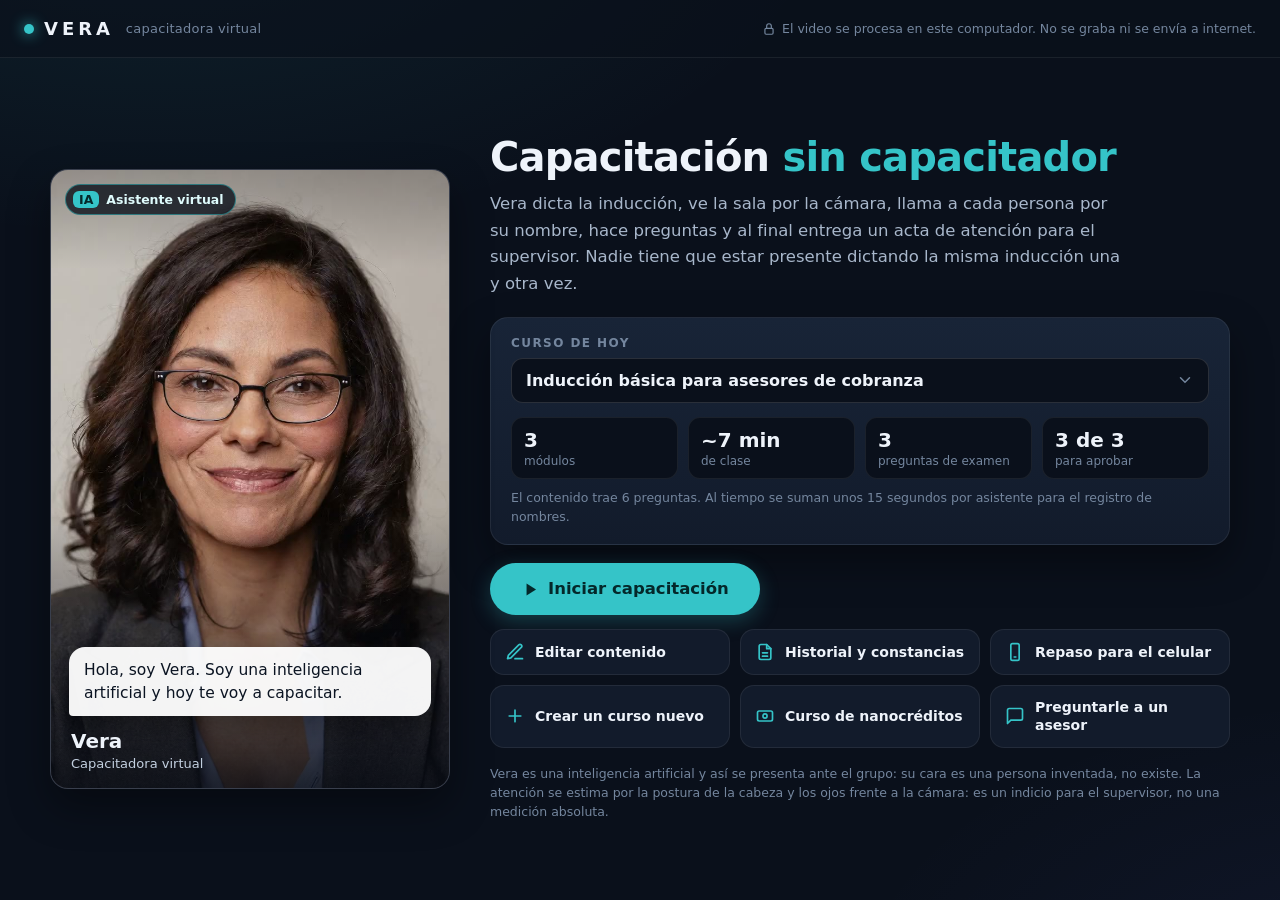
<file: index.html>
<!doctype html>
<html lang="es">
<head>
<meta charset="utf-8">
<meta name="viewport" content="width=device-width, initial-scale=1">
<title>Vera — Capacitadora Virtual</title>
<!-- Ícono de la pestaña en la misma página (data:), para que funcione sin
     internet, desde la USB y dentro del archivo suelto que arma empaquetar.js. -->
<link rel="icon" href="data:image/svg+xml,%3Csvg xmlns='http://www.w3.org/2000/svg' viewBox='0 0 64 64'%3E%3Crect width='64' height='64' rx='16' fill='%230a101b'/%3E%3Cpath d='M18 19l14 27 14-27' fill='none' stroke='%2335c4c8' stroke-width='7' stroke-linecap='round' stroke-linejoin='round'/%3E%3C/svg%3E">
<link rel="stylesheet" href="estilo.css">
</head>
<body>

<header class="cabecera">
  <div class="marca"><i aria-hidden="true"></i>VERA <span>capacitadora virtual</span></div>
  <div class="cabecera-nota"><svg class="ico" viewBox="0 0 24 24" fill="none" stroke="currentColor" stroke-width="2" aria-hidden="true"><rect x="5" y="11" width="14" height="10" rx="2"/><path d="M8 11V7a4 4 0 0 1 8 0v4"/></svg>El video se procesa en este computador. No se graba ni se envía a internet.</div>
</header>

<main>

  <!-- ══════════ PANTALLA: INICIO ══════════ -->
  <section id="p-inicio" class="pantalla activa">
    <div class="inicio">
      <!-- La cara de Vera la arma vera.js (foto + video de escuchar). La
           etiqueta IA va en el HTML para que nunca se pierda: Vera parece una
           persona y no puede pasar por una. -->
      <figure class="vera-cuadro vera-retrato">
        <div class="vera-medios" data-vera-retrato></div>
        <span class="vera-ia"><b>IA</b> Asistente virtual</span>
        <div class="vera-globo">Hola, soy Vera. Soy una inteligencia artificial y hoy te voy a capacitar.</div>
        <figcaption class="vera-pie"><div><strong>Vera</strong><span>Capacitadora virtual</span></div></figcaption>
      </figure>

      <div class="inicio-cuerpo">
      <h1>Capacitación <em>sin capacitador</em></h1>
      <p class="intro">
        Vera dicta la inducción, ve la sala por la cámara, llama a cada persona por su
        nombre, hace preguntas y al final entrega un acta de atención para el supervisor.
        Nadie tiene que estar presente dictando la misma inducción una y otra vez.
      </p>
      <div id="aviso-rescate" class="aviso-rescate oculto">
        <span id="rescate-texto"></span>
        <span class="registro-acciones">
          <button id="btn-continuar" class="btn btn-primario oculto">Continuar donde iba</button>
          <button id="btn-rescatar" class="btn btn-mini">Ver y guardar el acta</button>
          <button id="btn-descartar-rescate" class="btn btn-mini">Descartar</button>
        </span>
      </div>
      <div id="aviso-recertificar" class="aviso-rescate oculto">
        <span id="recertificar-texto"></span>
        <span class="registro-acciones">
          <button id="btn-ver-recertificar" class="btn btn-mini">Ver quiénes</button>
        </span>
      </div>
      <div class="curso-hoy">
        <label for="sel-curso">Curso de hoy</label>
        <select id="sel-curso"></select>
        <div id="inicio-resumen" class="resumen-contenido"></div>
      </div>
      <div class="botonera botonera-inicio">
        <button id="btn-comenzar" class="btn btn-primario btn-grande"><svg class="ico" viewBox="0 0 24 24" fill="currentColor" aria-hidden="true"><path d="M7 4.5v15l12-7.5z"/></svg>Iniciar capacitación</button>
      </div>
      <div class="acciones">
        <button id="btn-editar-contenido" class="accion"><svg class="ico" viewBox="0 0 24 24" fill="none" stroke="currentColor" stroke-width="2" stroke-linecap="round" stroke-linejoin="round" aria-hidden="true"><path d="M12 20h9"/><path d="M16.5 3.5a2.1 2.1 0 0 1 3 3L7 19l-4 1 1-4z"/></svg>Editar contenido</button>
        <button id="btn-historial" class="accion"><svg class="ico" viewBox="0 0 24 24" fill="none" stroke="currentColor" stroke-width="2" stroke-linecap="round" stroke-linejoin="round" aria-hidden="true"><path d="M14 3H7a2 2 0 0 0-2 2v14a2 2 0 0 0 2 2h10a2 2 0 0 0 2-2V8z"/><path d="M14 3v5h5M9 13h6M9 17h6"/></svg>Historial y constancias</button>
        <a class="accion" href="repaso.html" target="_blank" rel="noopener"><svg class="ico" viewBox="0 0 24 24" fill="none" stroke="currentColor" stroke-width="2" stroke-linecap="round" stroke-linejoin="round" aria-hidden="true"><rect x="7" y="2" width="10" height="20" rx="2"/><path d="M11 18h2"/></svg>Repaso para el celular</a>
        <a class="accion" href="extraer.html" target="_blank" rel="noopener" title="Convierte lo que sabe alguien del equipo en un curso que Vera puede dictar"><svg class="ico" viewBox="0 0 24 24" fill="none" stroke="currentColor" stroke-width="2" stroke-linecap="round" aria-hidden="true"><path d="M12 5v14M5 12h14"/></svg>Crear un curso nuevo</a>
        <a class="accion" href="cuestionario.html" target="_blank" rel="noopener" title="Las preguntas para armar el curso de cobranza de nanocréditos de app"><svg class="ico" viewBox="0 0 24 24" fill="none" stroke="currentColor" stroke-width="2" aria-hidden="true"><rect x="3" y="6" width="18" height="12" rx="2"/><circle cx="12" cy="12" r="2.5"/></svg>Curso de nanocréditos</a>
        <a class="accion" href="cuestionario-asesor.html" target="_blank" rel="noopener" title="El cuestionario que se le manda a un asesor con experiencia: 12 preguntas de su dia a dia"><svg class="ico" viewBox="0 0 24 24" fill="none" stroke="currentColor" stroke-width="2" stroke-linejoin="round" aria-hidden="true"><path d="M21 15a2 2 0 0 1-2 2H7l-4 4V5a2 2 0 0 1 2-2h14a2 2 0 0 1 2 2z"/></svg>Preguntarle a un asesor</a>
      </div>
      <p class="letra-menuda">
        Vera es una inteligencia artificial y así se presenta ante el grupo: su cara
        es una persona inventada, no existe. La atención se estima por la postura de
        la cabeza y los ojos frente a la cámara: es un indicio para el supervisor,
        no una medición absoluta.
      </p>
      </div>
    </div>
  </section>

  <!-- ══════════ PANTALLA: CONSENTIMIENTO ══════════ -->
  <section id="p-consentimiento" class="pantalla">
    <div class="tarjeta tarjeta-centrada">
      <h2>Antes de encender la cámara y el micrófono</h2>
      <div class="caja-legal">
        <p><strong>Lo que la plataforma hace con la cámara:</strong> detecta cuántas personas hay,
        estima si miran al frente o están distraídas, y asocia un nombre a cada rostro durante la sesión.
        El video se analiza dentro de este computador: no se graba, no se toman fotos, no se sube a internet.</p>
        <p><strong>Lo que hace con el micrófono:</strong> escuchar los nombres y las respuestas de viva voz.
        El reconocimiento de voz lo hace el navegador, y navegadores como Chrome o Edge pueden procesar
        ese audio en sus servidores. Quien no lo quiera, puede responder siempre por teclado.</p>
        <p>Al cerrar la sesión solo queda el acta (nombres, atención estimada y respuestas), guardada
        localmente. Al empezar, el navegador pedirá permiso de cámara y micrófono: acéptelos.</p>
        <p><strong>Ley 1581 de 2012 (habeas data):</strong> quien vaya a capacitarse tiene que estar
        informado de esto y autorizarlo. Si vas a hacer tu capacitación solo, con leer este aviso basta;
        si hay un grupo en la sala, léeselo o proyéctalo antes de empezar.</p>
      </div>
      <div class="prueba-mic">
        <button id="btn-probar-voz" class="btn btn-secundario"><svg class="ico" viewBox="0 0 24 24" fill="none" stroke="currentColor" stroke-width="2" stroke-linecap="round" stroke-linejoin="round" aria-hidden="true"><path d="M11 5 6 9H3v6h3l5 4z"/><path d="M15.5 8.5a5 5 0 0 1 0 7M18.5 5.5a9 9 0 0 1 0 13"/></svg>Probar la voz de Vera</button>
        <span id="resultado-voz" class="resultado-mic"></span>
      </div>
      <div class="prueba-mic">
        <button id="btn-probar-mic" class="btn btn-secundario"><svg class="ico" viewBox="0 0 24 24" fill="none" stroke="currentColor" stroke-width="2" stroke-linecap="round" aria-hidden="true"><rect x="9" y="3" width="6" height="11" rx="3"/><path d="M5 11a7 7 0 0 0 14 0M12 18v3"/></svg>Probar el micrófono</button>
        <span id="resultado-mic" class="resultado-mic"></span>
      </div>
      <div class="prueba-mic">
        <label for="sel-velocidad" class="etiqueta-suave">Velocidad de Vera:</label>
        <select id="sel-velocidad" class="selector">
          <option value="0.85">Lenta</option>
          <option value="1" selected>Normal</option>
          <option value="1.15">Rápida</option>
        </select>
      </div>
      <div class="datos-sesion">
        <label for="txt-grupo">Grupo o sede <span>(opcional, aparece en el acta y las constancias)</span></label>
        <input type="text" id="txt-grupo" placeholder="Ej.: Cartera Bogotá — turno mañana" autocomplete="off">
      </div>
      <label class="fila-consentimiento">
        <input type="checkbox" id="chk-consentimiento">
        <span>Leí este aviso y autorizo el uso de la cámara y el micrófono en esta sesión. Si hay un
          grupo, les informé y ellos también autorizaron.</span>
      </label>
      <div class="datos-sesion" id="zona-solo">
        <label for="txt-mi-nombre">Tu nombre completo <span>(para tu constancia)</span></label>
        <select id="sel-mi-nombre" class="oculto"></select>
        <input type="text" id="txt-mi-nombre" placeholder="Ej.: Camilo Restrepo" autocomplete="name">
        <div id="aviso-nombre" class="respuesta-aviso" style="margin-top:8px"></div>
      </div>
      <div class="botonera">
        <button id="btn-modo-solo" class="btn btn-primario" disabled>Empezar mi capacitación</button>
        <button id="btn-modo-camara" class="btn btn-secundario" disabled>Grupo en sala (varias personas)</button>
        <button id="btn-modo-sim" class="btn btn-secundario" disabled>Modo demostración (sin cámara)</button>
      </div>
      <p class="letra-menuda">El modo demostración no usa cámara: si escribes tu nombre, simula tu
      capacitación individual completa (examen incluido); si lo dejas vacío, simula una sala de cuatro
      personas. Sirve para mostrar la plataforma sin tener a quién capacitar.</p>
      <div class="botonera">
        <button id="btn-volver-inicio" class="btn btn-mini">← Volver al inicio</button>
      </div>
    </div>
  </section>

  <!-- ══════════ PANTALLA: SALA DE CAPACITACIÓN ══════════ -->
  <section id="p-sala" class="pantalla">
    <div class="sala">

      <!-- Izquierda: Vera en grande, como en una videollamada. Frente a un
           asesor solo, una cara a tamaño real sostiene la atención mejor que
           un recuadro chico al lado de la diapositiva. -->
      <div class="col-vera">
        <figure class="vera-cuadro">
          <div id="vera-contenedor" class="vera-medios"></div>
          <span class="vera-ia"><b>IA</b> Asistente virtual</span>
          <div id="vera-estado" class="vera-estado"></div>
          <div id="vera-subtitulo" class="vera-subtitulo"></div>
          <figcaption class="vera-pie">
            <div><strong>Vera</strong><span>Capacitadora virtual · inteligencia artificial</span></div>
            <div class="ondas" aria-hidden="true"><i></i><i></i><i></i><i></i></div>
          </figcaption>
        </figure>
        <div class="controles-vera">
          <button id="btn-duda" class="btn btn-primario oculto" title="Vera repite el punto y queda anotado como duda del grupo, sin nombres"><svg class="ico" viewBox="0 0 24 24" fill="none" stroke="currentColor" stroke-width="2" stroke-linecap="round" stroke-linejoin="round" aria-hidden="true"><path d="M18 11V6a2 2 0 0 0-4 0v5"/><path d="M14 10V4a2 2 0 0 0-4 0v6"/><path d="M10 10.5V6a2 2 0 0 0-4 0v8"/><path d="M18 8a2 2 0 1 1 4 0v6a8 8 0 0 1-8 8h-2c-2.8 0-4.5-.9-6-2.3l-3.6-3.6a2 2 0 0 1 2.8-2.8L7 15"/></svg>No entendí — repetir</button>
          <!-- Los dos rótulos viven en el HTML y la app solo cambia una clase:
               así el ícono no se pierde al alternar. -->
          <button id="btn-pausar" class="btn btn-secundario oculto" title="Detiene la capacitación sin cerrar el acta"><span class="si-no"><svg class="ico" viewBox="0 0 24 24" fill="currentColor" aria-hidden="true"><rect x="6" y="5" width="4" height="14" rx="1"/><rect x="14" y="5" width="4" height="14" rx="1"/></svg>Pausar</span><span class="si-si"><svg class="ico" viewBox="0 0 24 24" fill="currentColor" aria-hidden="true"><path d="M7 4.5v15l12-7.5z"/></svg>Continuar</span></button>
          <button id="btn-saltar" class="btn btn-secundario" title="Salta lo que Vera está diciendo"><svg class="ico" viewBox="0 0 24 24" fill="currentColor" aria-hidden="true"><path d="M5 5l9 7-9 7z"/><rect x="16" y="5" width="3" height="14" rx="1"/></svg>Saltar</button>
          <button id="btn-tablero" class="btn btn-mini" title="Oculta el video y la atención de cada persona: úsalo si proyectas la pantalla en la sala"><span class="si-no"><svg class="ico" viewBox="0 0 24 24" fill="none" stroke="currentColor" stroke-width="2" stroke-linecap="round" aria-hidden="true"><path d="M3 3l18 18"/><path d="M10.6 5.1A10 10 0 0 1 22 12a17 17 0 0 1-3.2 4.2M6.6 6.6A17 17 0 0 0 2 12s3.6 7 10 7a9.7 9.7 0 0 0 5.4-1.6"/></svg>Ocultar tablero</span><span class="si-si"><svg class="ico" viewBox="0 0 24 24" fill="none" stroke="currentColor" stroke-width="2" aria-hidden="true"><path d="M2 12s3.6-7 10-7 10 7 10 7-3.6 7-10 7S2 12 2 12z"/><circle cx="12" cy="12" r="3"/></svg>Mostrar tablero</span></button>
          <button id="btn-terminar" class="btn btn-mini" title="Corta la sesión y genera el acta con lo acumulado"><svg class="ico" viewBox="0 0 24 24" fill="none" stroke="currentColor" stroke-width="2" stroke-linejoin="round" aria-hidden="true"><path d="M14 3H7a2 2 0 0 0-2 2v14a2 2 0 0 0 2 2h10a2 2 0 0 0 2-2V8z"/><path d="M14 3v5h5"/></svg>Terminar y generar acta</button>
        </div>
      </div>

      <!-- Derecha: lo que se está enseñando y la sala -->
      <div class="col-contenido">
        <div id="barra-fase" class="barra-fase"></div>
        <div class="diapositiva">
          <h2 id="diapositiva-titulo"></h2>
          <ul id="diapositiva-puntos"></ul>
        </div>

        <!-- Zona para escribir el nombre cuando la voz no funciona -->
        <div id="zona-nombre" class="zona-entrada oculto">
          <label for="txt-nombre" id="nombre-para"></label>
          <div class="fila-entrada">
            <input type="text" id="txt-nombre" placeholder="Escriba el nombre aquí" autocomplete="off">
            <button id="btn-guardar-nombre" class="btn btn-primario">Guardar</button>
            <button id="btn-omitir-nombre" class="btn btn-mini">Ya no está / omitir</button>
          </div>
        </div>

        <!-- Zona de respuesta a preguntas -->
        <div id="zona-respuesta" class="zona-entrada oculto">
          <div id="respuesta-para" class="respuesta-para"></div>
          <div id="respuesta-aviso" class="respuesta-aviso"></div>
          <div class="fila-entrada">
            <input type="text" id="txt-respuesta" placeholder="O escribe la respuesta aquí" autocomplete="off">
            <button id="btn-enviar-respuesta" class="btn btn-primario">Responder</button>
          </div>
          <div class="fila-entrada">
            <button id="btn-responder-voz" class="btn btn-secundario"><svg class="ico" viewBox="0 0 24 24" fill="none" stroke="currentColor" stroke-width="2" stroke-linecap="round" aria-hidden="true"><rect x="9" y="3" width="6" height="11" rx="3"/><path d="M5 11a7 7 0 0 0 14 0M12 18v3"/></svg>Responder por voz</button>
            <button id="btn-sin-respuesta" class="btn btn-mini">No hubo respuesta</button>
          </div>
        </div>

        <div id="zona-bienvenida" class="zona-entrada oculto">
          <div id="bienvenida-pregunta" class="respuesta-para"></div>
          <div class="fila-entrada">
            <input type="text" id="txt-bienvenida" placeholder="Escribe tu respuesta" autocomplete="off">
            <button id="btn-bienvenida-ok" class="btn btn-primario">Responder</button>
            <button id="btn-bienvenida-saltar" class="btn btn-mini">Prefiero no decir</button>
          </div>
        </div>

        <div id="zona-opciones" class="zona-entrada oculto">
          <div id="opciones-pregunta" class="respuesta-para"></div>
          <div id="opciones-lista" class="opciones-lista"></div>
          <div class="fila-entrada">
            <button id="btn-no-se" class="btn btn-mini" title="Cuenta como respuesta incorrecta, pero no te deja atrapado">No sé — pasar a la siguiente</button>
          </div>
        </div>

        <div id="zona-reintento" class="zona-entrada oculto">
          <div id="reintento-texto" class="respuesta-para"></div>
          <div class="fila-entrada">
            <button id="btn-reintentar" class="btn btn-primario">Repasar y volver a intentar</button>
            <button id="btn-no-reintentar" class="btn btn-mini">Dejarlo para después</button>
          </div>
        </div>

        <div class="botonera-sala">
          <button id="btn-empezar-registro" class="btn btn-primario oculto">Ya estamos todos — empezar registro</button>
          <button id="btn-cambiar-a-demo" class="btn btn-secundario oculto">Continuar en modo demostración</button>
        </div>

        <!-- La sala vista por Vera. "Ocultar tablero" la esconde entera. -->
        <div class="col-video">
          <div class="panel-titulo">La sala <span>lo que ve Vera · se procesa en este computador</span></div>
          <div class="col-video-cuerpo">
            <div class="marco-video">
              <video id="video-camara" playsinline muted class="oculto"></video>
              <canvas id="lienzo-overlay" class="oculto"></canvas>
              <canvas id="lienzo-sim" width="640" height="360" class="oculto"></canvas>
            </div>
            <div id="lista-personas" class="lista-personas"></div>
          </div>
        </div>
      </div>

    </div>
  </section>

  <!-- ══════════ PANTALLA: ACTA ══════════ -->
  <section id="p-acta" class="pantalla">
    <div class="tarjeta">
      <h2 id="acta-titulo">Acta de la sesión</h2>
      <div id="aviso-acta" class="aviso-rescate oculto">
        <span>⚠ El acta <b>no se pudo guardar</b> en este navegador (almacenamiento lleno o bloqueado).
          Descárguela ahora o quedará solo en esta pantalla.</span>
        <span class="registro-acciones">
          <button id="btn-descargar-acta" class="btn btn-mini">Descargar el acta</button>
        </span>
      </div>
      <div id="acta-datos" class="acta-datos"></div>
      <table class="tabla-acta" id="tabla-acta">
        <thead>
          <tr>
            <th>Asistente</th>
            <th>Presencia</th>
            <th>Atención estimada</th>
            <th>Llamados</th>
            <th>Respuestas</th>
            <th>Observación</th>
          </tr>
        </thead>
        <tbody></tbody>
      </table>
      <div id="acta-ficha" class="acta-dudas acta-ficha oculto"></div>
      <div id="acta-dudas" class="acta-dudas oculto"></div>
      <p id="acta-nota" class="letra-menuda">
        La atención se estima por postura de cabeza y apertura de ojos frente a la cámara.
        Es un indicio, no una medición absoluta: las decisiones sobre el personal las toma
        una persona, no la plataforma.
      </p>
      <div class="botonera solo-pantalla">
        <button id="btn-whatsapp" class="btn btn-primario">Compartir por WhatsApp</button>
        <button id="btn-imprimir" class="btn btn-secundario">Imprimir acta</button>
        <button id="btn-constancias" class="btn btn-secundario">Constancias</button>
        <button id="btn-copiar" class="btn btn-secundario">Copiar resumen</button>
        <button id="btn-volver-historial" class="btn btn-mini oculto">← Volver al historial</button>
        <button id="btn-nueva-sesion" class="btn btn-mini">Nueva sesión</button>
      </div>
    </div>
  </section>

  <!-- ══════════ PANTALLA: HISTORIAL ══════════ -->
  <section id="p-historial" class="pantalla">
    <div class="tarjeta">
      <div class="fila-titulo">
        <h2>Historial de capacitaciones</h2>
        <button id="btn-cerrar-historial" class="btn btn-mini">← Volver</button>
      </div>

      <div class="pestanas">
        <button class="pestana activa" data-vista="personas">Por persona</button>
        <button class="pestana" data-vista="sesiones">Por sesión</button>
        <button class="pestana" data-vista="vigencia">Vigencia</button>
        <button class="pestana" data-vista="dudas">Qué no se entiende</button>
        <button class="pestana" data-vista="resultados">Resultados</button>
      </div>

      <div class="fila-buscar">
        <input type="text" id="txt-buscar" placeholder="Buscar por nombre…" autocomplete="off">
        <label class="chk-inline">
          <input type="checkbox" id="chk-incluir-demos">
          <span>Incluir demostraciones</span>
        </label>
      </div>

      <div id="historial-cuerpo" class="historial-cuerpo"></div>

      <div class="botonera solo-pantalla">
        <button id="btn-csv" class="btn btn-primario">Exportar a Excel (CSV)</button>
        <button id="btn-respaldo" class="btn btn-secundario">Guardar respaldo</button>
        <button id="btn-restaurar" class="btn btn-secundario">Restaurar respaldo</button>
        <button id="btn-borrar-todo" class="btn btn-mini">Borrar historial</button>
      </div>
      <input type="file" id="archivo-respaldo" accept=".json,application/json" class="oculto">
      <div class="datos-sesion" style="margin-top:18px">
        <label for="txt-nomina">Lista del equipo
          <span>(un nombre por línea; el asesor lo elige en vez de escribirlo, y así el historial no se parte en “Juan”, “Juan Pérez” y “Juanpa”)</span></label>
        <textarea id="txt-nomina" class="area-texto" rows="4" placeholder="Camilo Restrepo&#10;Diana Ruiz&#10;Andrés Gómez"></textarea>
        <div class="botonera" style="justify-content:flex-start;margin-top:8px">
          <button id="btn-guardar-nomina" class="btn btn-mini">Guardar la lista</button>
        </div>
      </div>

      <div class="datos-sesion" style="margin-top:18px">
        <label>Entrevista de bienvenida
          <span>(las preguntas que Vera le hace al asesor antes de empezar, para conocerlo. Lo que responda
          queda en el acta; lo que salte, no)</span></label>
        <div id="lista-bienvenida" class="registro-lista"></div>
      </div>
      <p class="letra-menuda">
        El historial vive solo en este navegador y en este computador: no hay servidor.
        Si se borran los datos del navegador, se pierde — por eso conviene guardar un respaldo
        y llevarlo consigo. Cualquier asistente puede pedir que se borren sus datos (Ley 1581):
        se hace desde su ficha, en "Por persona".
      </p>
    </div>
  </section>

  <!-- ══════════ PANTALLA: CONSTANCIA ══════════ -->
  <section id="p-constancia" class="pantalla">
    <div class="constancia-marco">
      <div id="constancia" class="constancia"></div>
      <div class="botonera solo-pantalla">
        <button id="btn-imprimir-constancia" class="btn btn-primario">Imprimir / Guardar PDF</button>
        <button id="btn-constancia-anterior" class="btn btn-secundario">← Anterior</button>
        <button id="btn-constancia-siguiente" class="btn btn-secundario">Siguiente →</button>
        <button id="btn-cerrar-constancia" class="btn btn-mini">Cerrar</button>
      </div>
    </div>
  </section>

</main>

<!-- ══════════ EDITOR DE CONTENIDO ══════════ -->
<div id="modal-editor" class="modal oculto">
  <div class="modal-cuerpo">
    <h2>Contenido de la capacitación</h2>
    <p class="letra-menuda">
      La primera línea es el título del curso. Después:
      <code># Título</code> inicia un módulo y <code>- </code> es un punto que Vera lee en voz alta.<br>
      <strong>Preguntas del examen</strong> (las únicas que Vera puede calificar):
      <code>* la pregunta</code>, y debajo <code>+ opción correcta | por qué</code> y
      <code>x opción incorrecta | por qué</code>.<br>
      <strong>Preguntas abiertas</strong> (sirven durante el dictado, no para la nota):
      <code>? pregunta | palabras clave | respuesta modelo</code>.<br>
      Las líneas que no empiezan por esos signos se ignoran: sirven para dejar notas.
    </p>
    <textarea id="txt-contenido" spellcheck="false"></textarea>
    <div class="botonera">
      <button id="btn-guardar-contenido" class="btn btn-primario">Guardar</button>
      <button id="btn-restaurar-contenido" class="btn btn-secundario">Restaurar el de fábrica</button>
      <button id="btn-exportar-cursos" class="btn btn-secundario" title="Descarga todos los cursos para llevarlos a otro computador">Exportar cursos</button>
      <button id="btn-importar-cursos" class="btn btn-secundario">Importar cursos</button>
      <button id="btn-cerrar-editor" class="btn btn-mini">Cerrar sin guardar</button>
    </div>
    <input type="file" id="archivo-cursos" accept=".json,application/json" class="oculto">
  </div>
</div>

<script src="contenido.js"></script>
<script src="historial.js"></script>
<script src="examen.js"></script>
<script src="bienvenida.js"></script>
<script src="vera.js"></script>
<script src="simulacion.js"></script>
<script src="motor-atencion.js"></script>
<script src="app.js"></script>
</body>
</html>
</file>
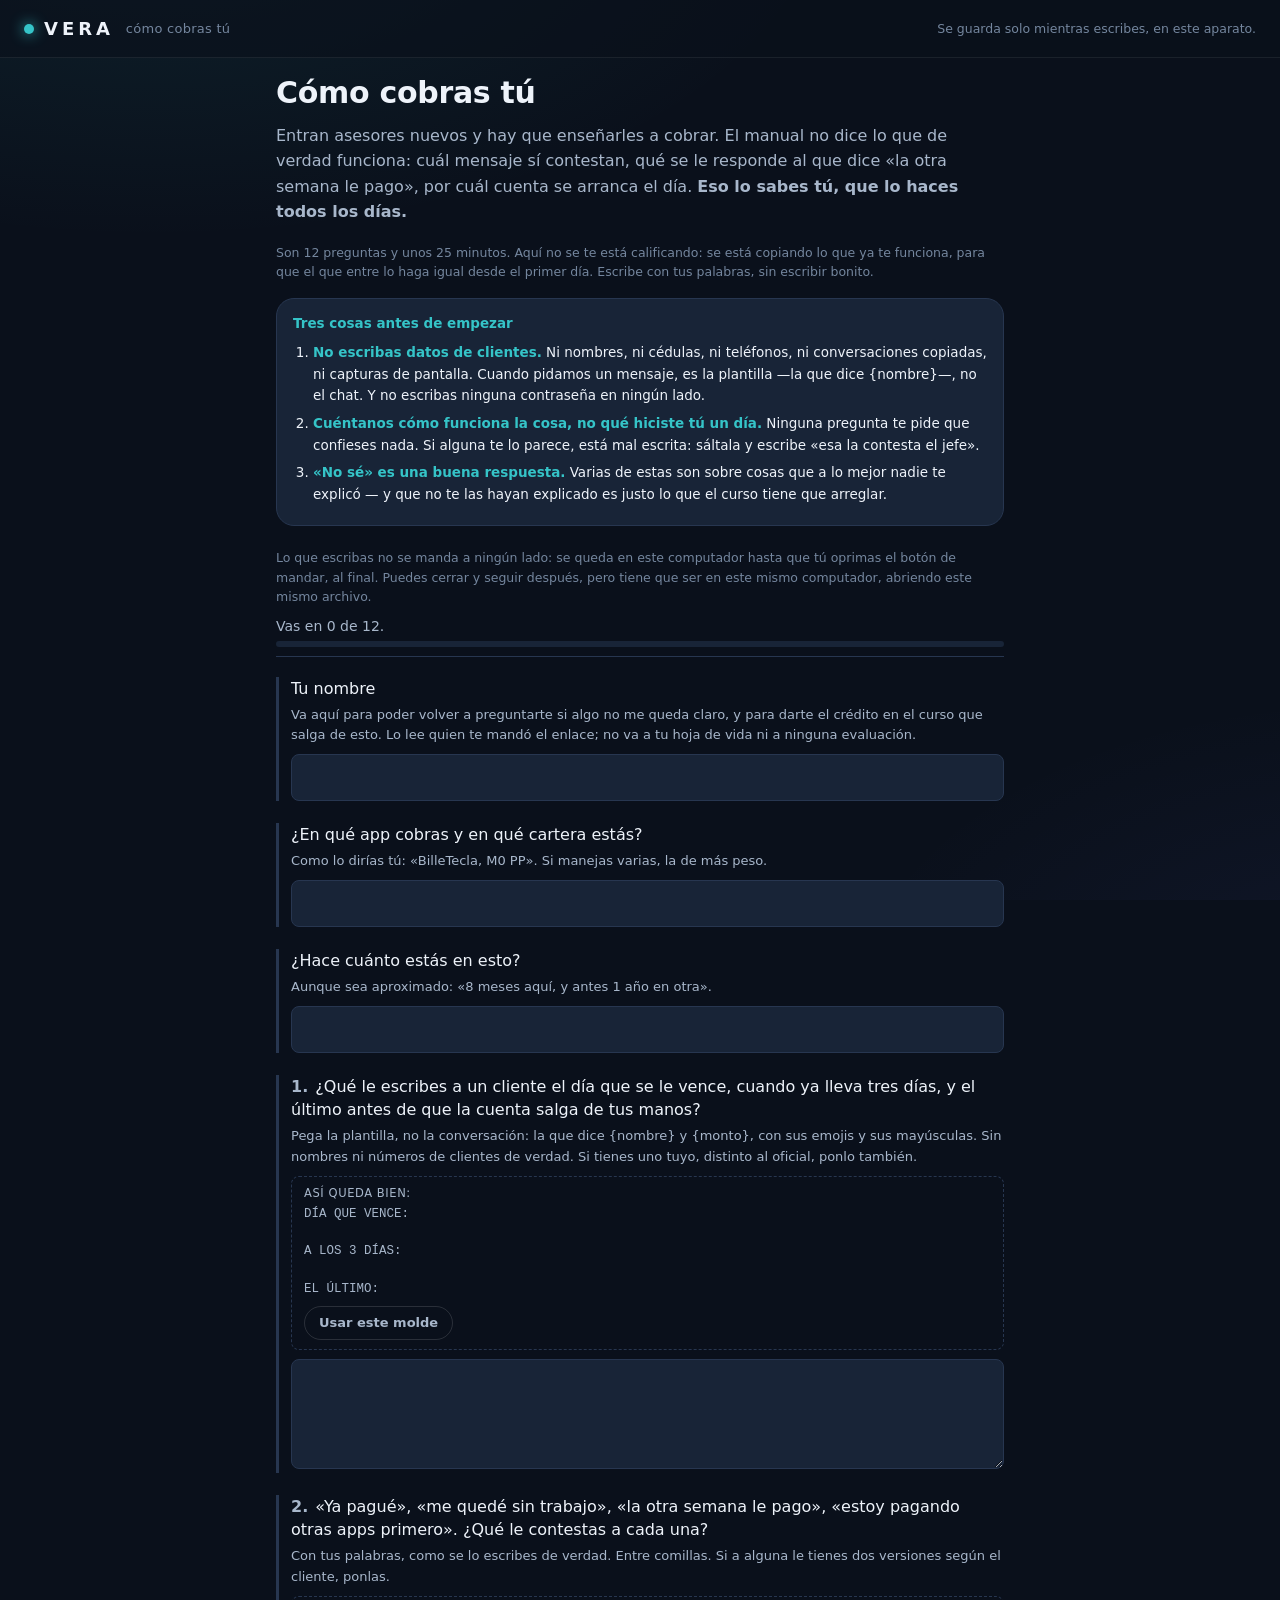
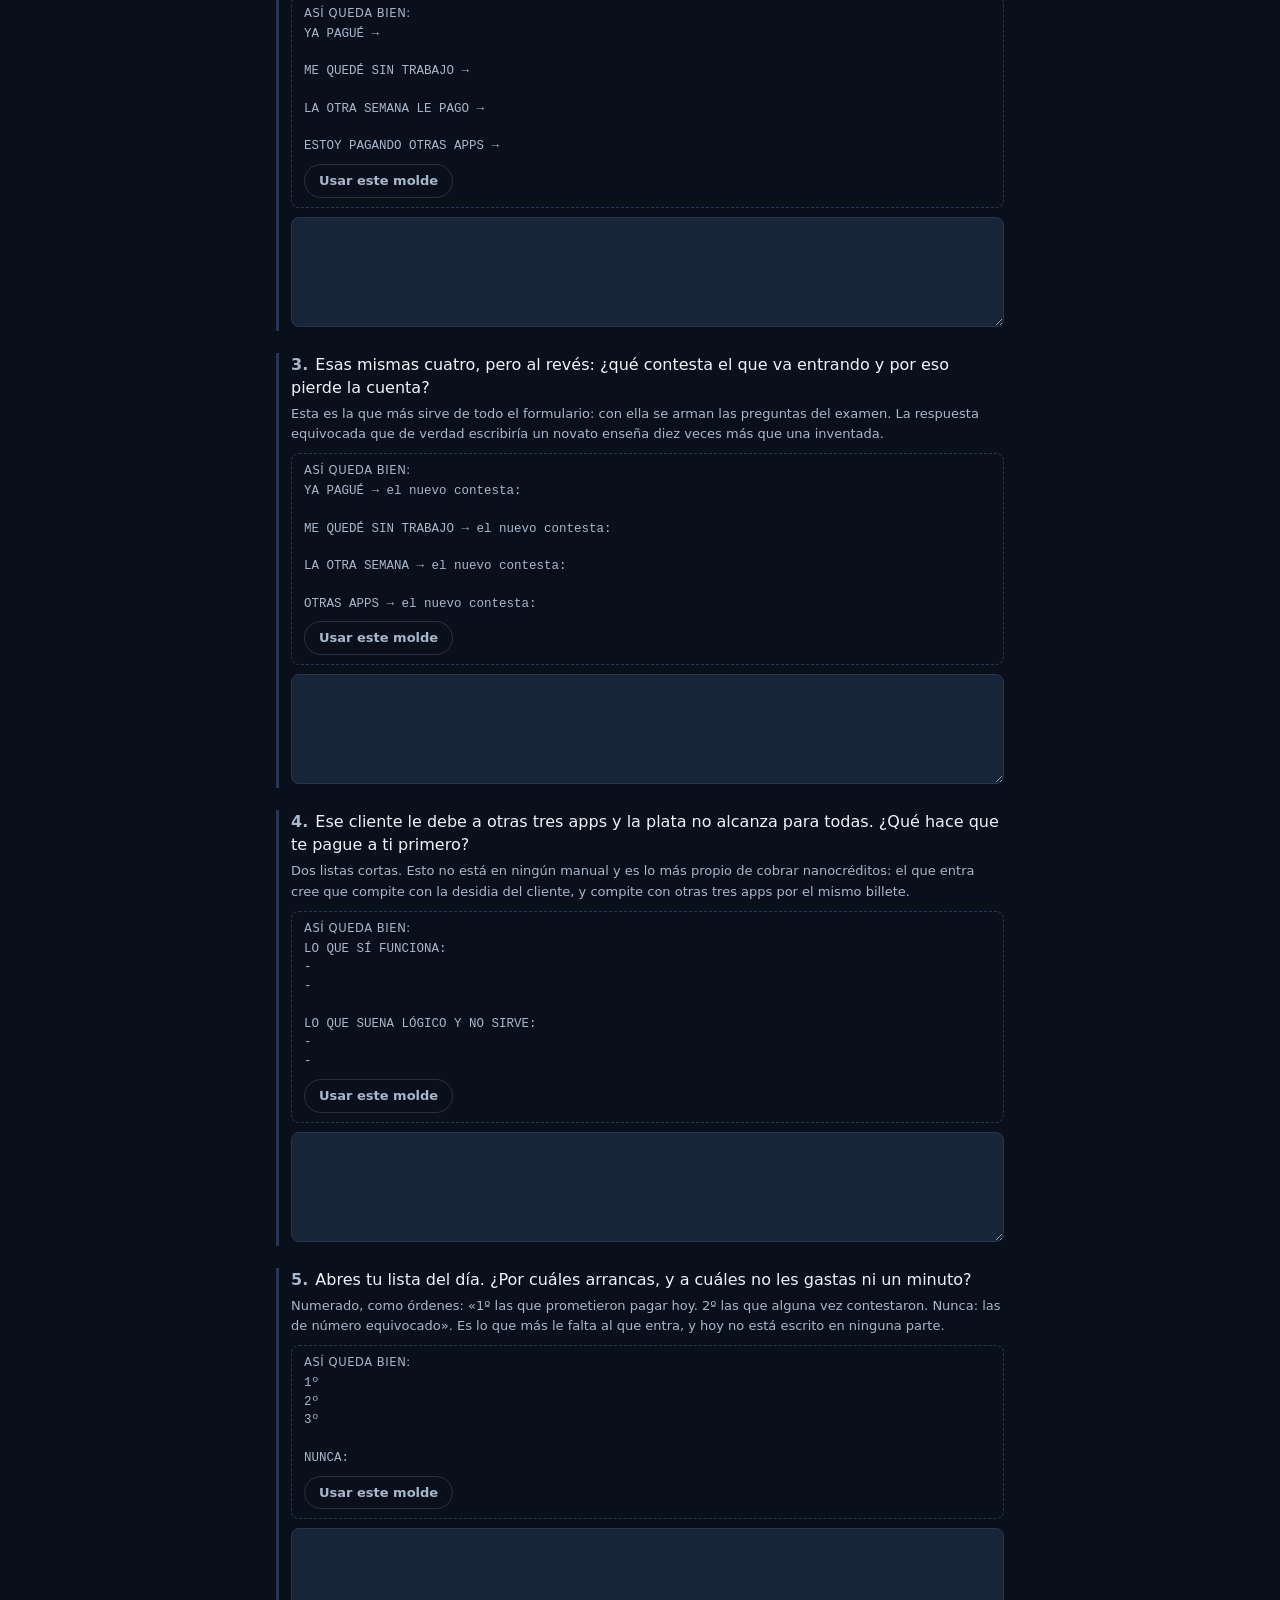
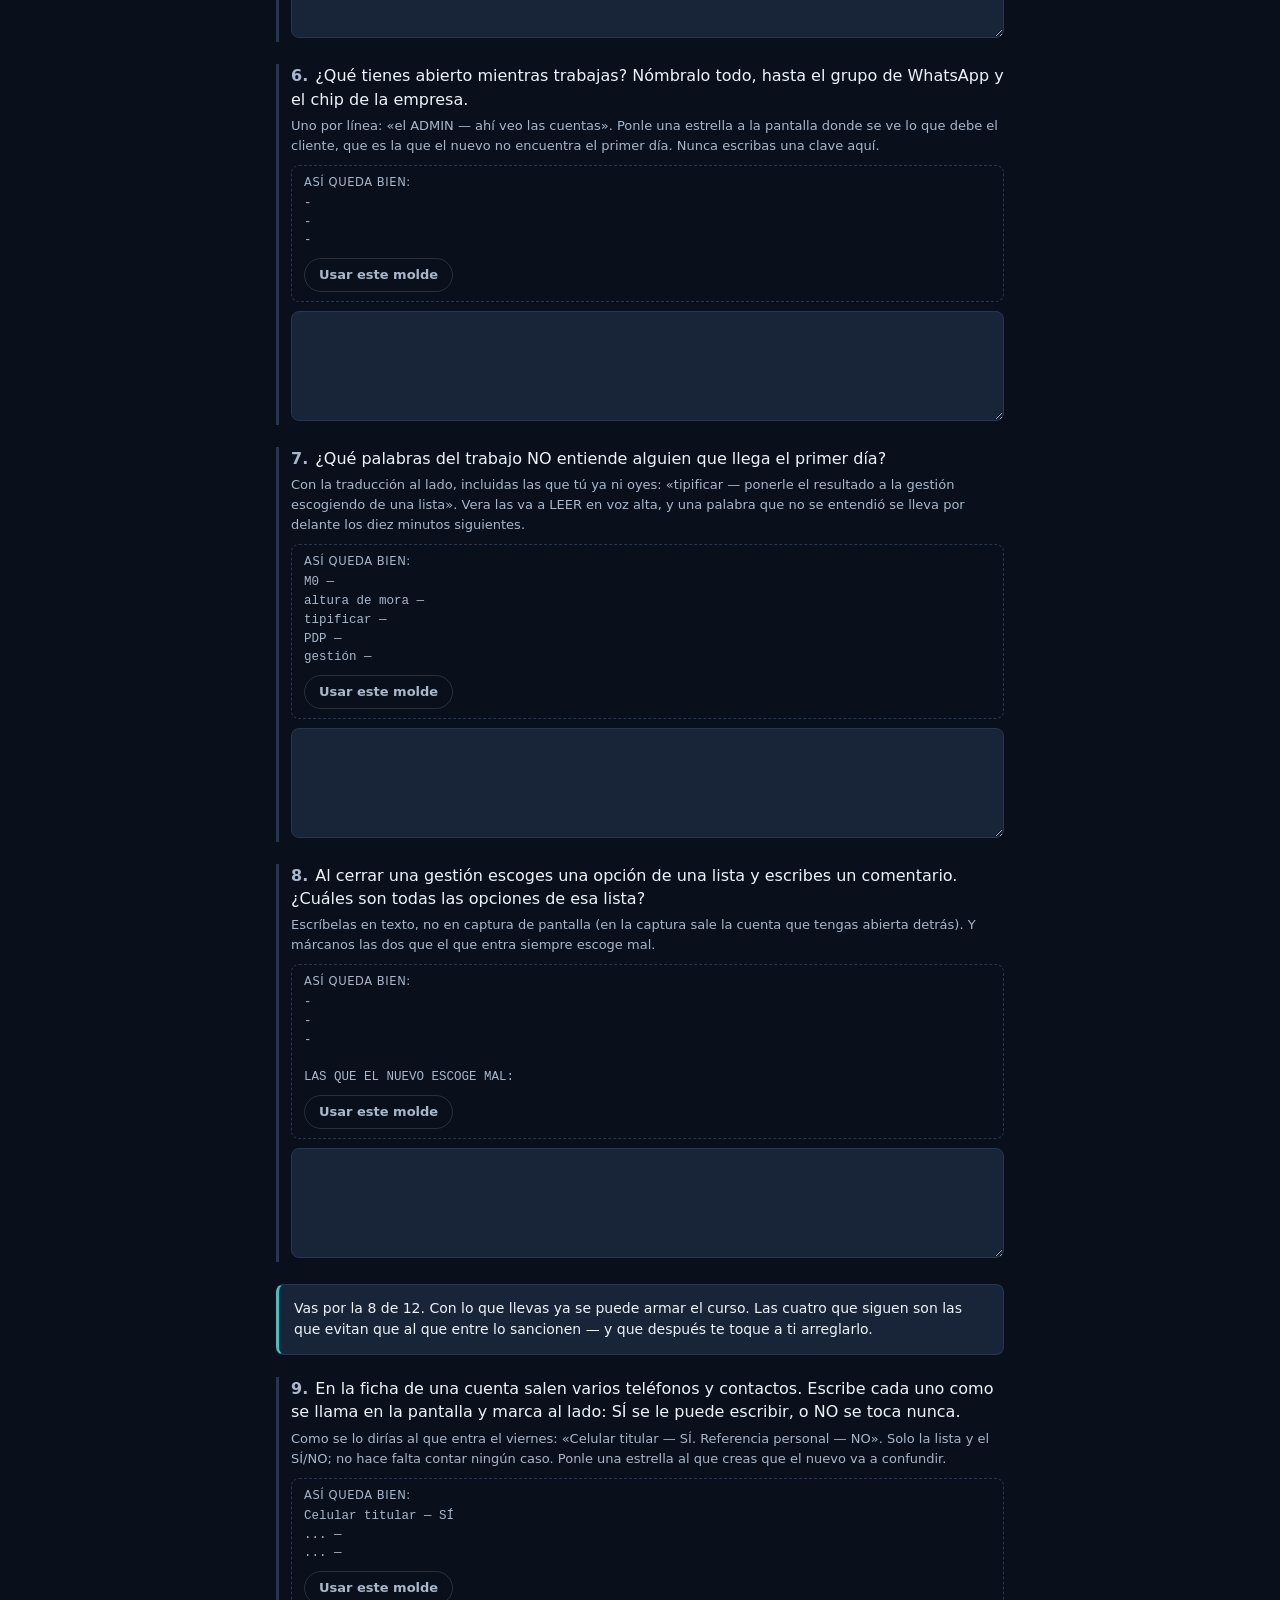
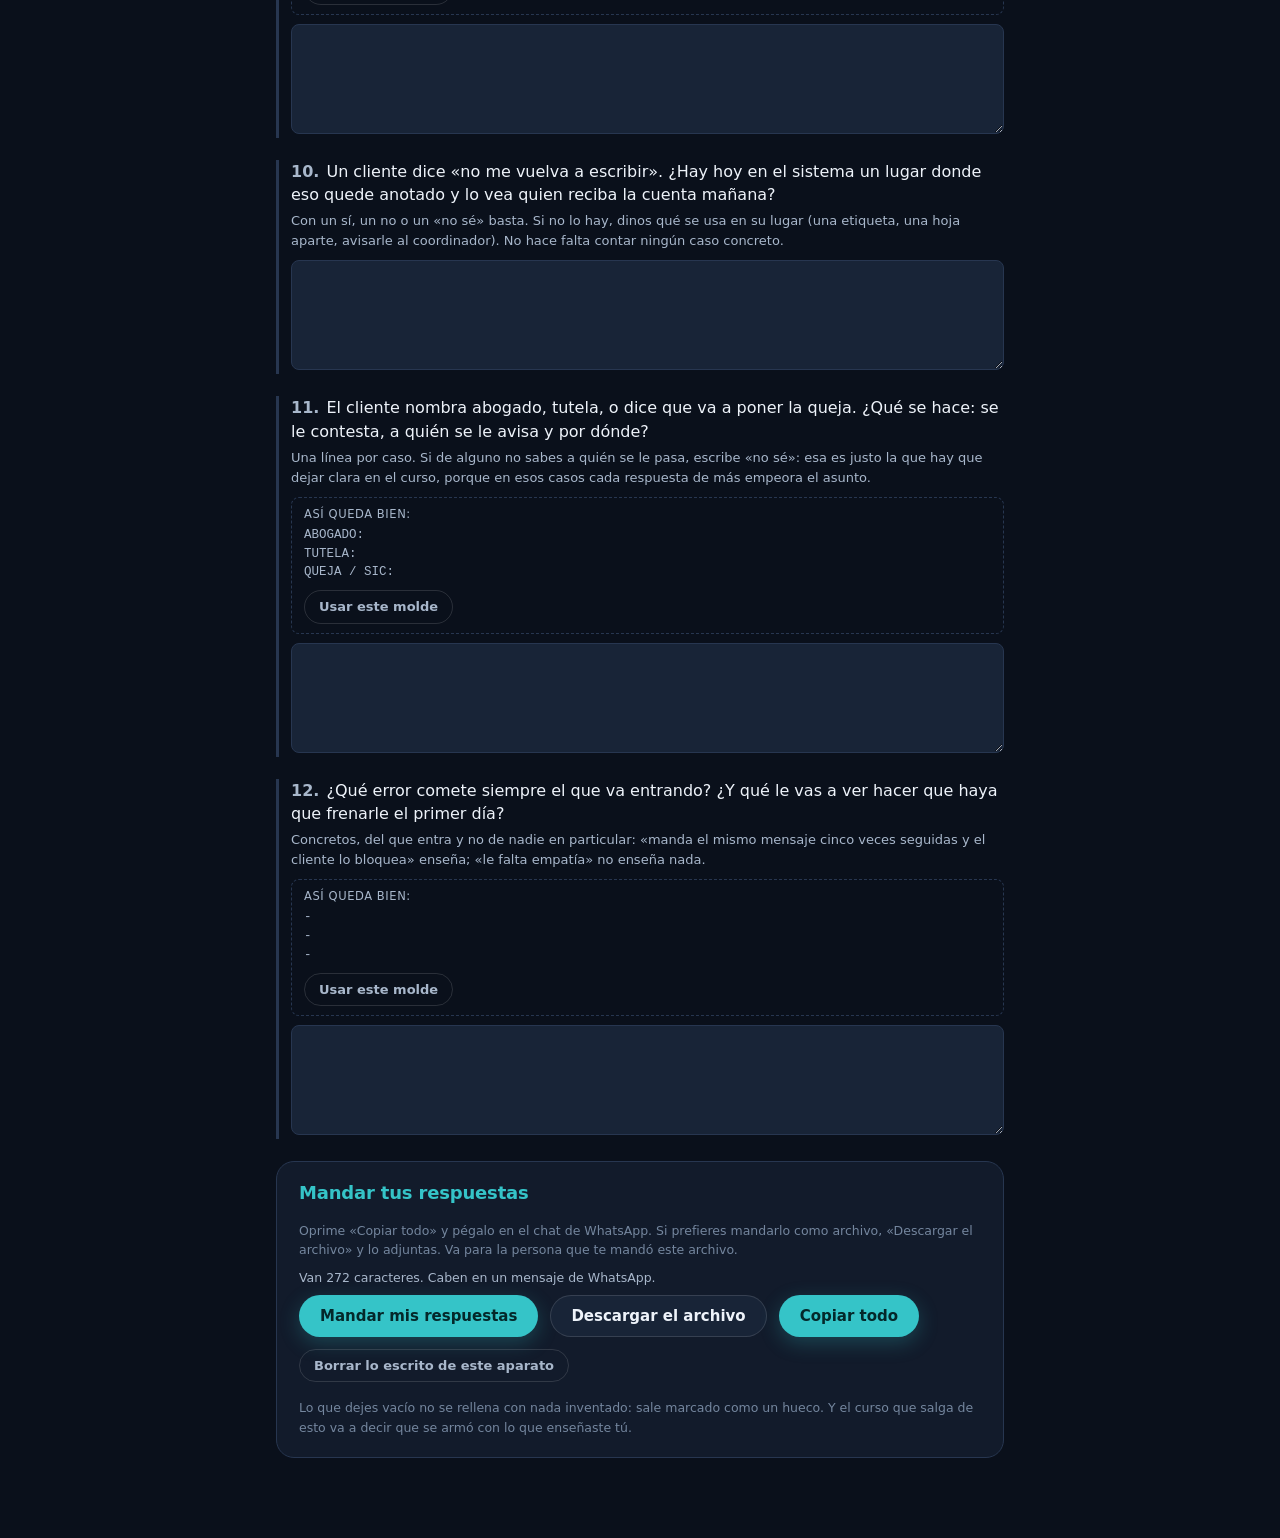
<file: cuestionario-asesor-suelto.html>
<!doctype html>
<html lang="es">
<head>
<meta charset="utf-8">
<meta name="viewport" content="width=device-width, initial-scale=1">
<title>Cómo cobras tú</title>
<link rel="icon" href="data:image/svg+xml,%3Csvg xmlns='http://www.w3.org/2000/svg' viewBox='0 0 64 64'%3E%3Crect width='64' height='64' rx='16' fill='%230a101b'/%3E%3Cpath d='M18 19l14 27 14-27' fill='none' stroke='%2335c4c8' stroke-width='7' stroke-linecap='round' stroke-linejoin='round'/%3E%3C/svg%3E">
<style>
/* ── estilo.css ── */
/* Vera — Capacitadora Virtual
   Tema oscuro pensado para proyectarse en una sala: contraste alto, letra
   grande y nada que compita con la cara de Vera.

   Rediseño del 26-nov-2026: cara humana y sala tipo videollamada. Los nombres
   viejos de la paleta (--fondo-tarjeta, --borde, --texto-suave…) siguen
   existiendo como alias, porque cuestionario.html, extraer.html y repaso.html
   usan esta misma hoja y tienen estilos propios escritos con esos nombres. */

:root {
  --fondo: #0a101b;
  --superficie: #121b2b;
  --superficie-2: #182437;
  --linea: rgba(255, 255, 255, .07);
  --linea-2: rgba(255, 255, 255, .13);
  --texto: #eef3fa;
  --texto-2: #a8b7cb;
  --texto-3: #74869e;
  --acento: #35c4c8;        /* el color de Vera */
  --acento-2: #6fe3e6;
  --acento-fuerte: #1fa8ac;
  --acento-tenue: rgba(53, 196, 200, .13);
  --ambar: #f2b84b;
  --rojo: #f06b6b;
  --verde: #55cf8d;
  --radio: 18px;
  --radio-chico: 12px;
  --sombra: 0 18px 40px rgba(0, 0, 0, .38);
  --alto-cabecera: 58px;
  /* Que el navegador pinte oscuros sus propios controles (la lista que
     despliega un select, las barras de desplazamiento, las casillas): sin
     esto salían blancos, como pegados de otra aplicación. */
  color-scheme: dark;

  /* Alias de la paleta anterior */
  --fondo-tarjeta: var(--superficie);
  --fondo-suave: var(--superficie-2);
  --borde: #273650;
  --texto-suave: var(--texto-2);
}

* { box-sizing: border-box; margin: 0; padding: 0; }

body {
  background:
    radial-gradient(1100px 560px at 12% -12%, rgba(53, 196, 200, .10), transparent 62%),
    radial-gradient(900px 520px at 108% 112%, rgba(110, 120, 255, .07), transparent 60%),
    var(--fondo);
  background-attachment: fixed;
  color: var(--texto);
  font-family: "Segoe UI Variable Text", "Segoe UI", system-ui, sans-serif;
  min-height: 100vh;
}

/* Íconos dibujados en línea (SVG), en vez de emojis: un emoji cambia de cara
   según el Windows y en un proyector se ve como una mancha de color. */
.ico { width: 18px; height: 18px; flex: none; }

/* ── Cabecera ─────────────────────────────────────────── */
.cabecera {
  display: flex;
  align-items: center;
  justify-content: space-between;
  flex-wrap: wrap;
  gap: 8px 16px;
  min-height: var(--alto-cabecera);
  padding: 10px 24px;
  border-bottom: 1px solid var(--linea);
  background: rgba(10, 16, 27, .65);
}
.marca {
  display: flex;
  align-items: center;
  gap: 10px;
  font-size: 18px;
  font-weight: 800;
  letter-spacing: .22em;
  color: var(--texto);
}
.marca i {
  width: 10px; height: 10px; border-radius: 50%;
  background: var(--acento);
  box-shadow: 0 0 14px var(--acento);
}
.marca span {
  font-size: 13px;
  font-weight: 400;
  letter-spacing: .02em;
  color: var(--texto-3);
  margin-left: 2px;
}
.cabecera-nota { display: flex; align-items: center; gap: 6px; font-size: 12.5px; color: var(--texto-3); }
.cabecera-nota .ico { width: 14px; height: 14px; }

/* ── Pantallas ────────────────────────────────────────── */
.pantalla { display: none; padding: 24px; }
.pantalla.activa { display: block; }
.oculto { display: none !important; }

.tarjeta {
  background: linear-gradient(180deg, var(--superficie-2), var(--superficie));
  border: 1px solid var(--linea);
  border-radius: var(--radio);
  box-shadow: var(--sombra);
  padding: 30px;
  max-width: 980px;
  margin: 0 auto;
}
.tarjeta-centrada { max-width: 700px; text-align: center; }

h1, h2 { font-family: "Segoe UI Variable Display", "Segoe UI", system-ui, sans-serif; letter-spacing: -.01em; }
h1 { font-size: 30px; line-height: 1.15; margin-bottom: 12px; }
h2 { font-size: 22px; line-height: 1.25; margin-bottom: 10px; }
.intro { color: var(--texto-2); line-height: 1.6; margin-bottom: 18px; }

.selector-curso {
  display: flex;
  align-items: center;
  justify-content: center;
  gap: 10px;
  margin-bottom: 14px;
  font-size: 14px;
  color: var(--texto-2);
}
.selector-curso select {
  background: var(--superficie-2);
  border: 1px solid var(--linea-2);
  border-radius: 10px;
  color: var(--texto);
  font-family: inherit;
  font-size: 14px;
  padding: 8px 12px;
}
.selector-curso select:focus { outline: none; border-color: var(--acento); }
select option { background: var(--superficie); color: var(--texto); }

/* Controles sueltos (antes con estilos escritos a mano en index.html) */
.etiqueta-suave { font-size: 13px; color: var(--texto-2); }
.selector {
  background: var(--superficie-2);
  border: 1px solid var(--linea-2);
  border-radius: 10px;
  color: var(--texto);
  font-family: inherit;
  font-size: 14px;
  padding: 7px 12px;
}
.selector:focus { outline: none; border-color: var(--acento); }
.area-texto {
  width: 100%;
  background: var(--fondo);
  border: 1px solid var(--linea-2);
  border-radius: 12px;
  color: var(--texto);
  font-family: inherit;
  font-size: 15px;
  line-height: 1.5;
  padding: 10px 12px;
  resize: vertical;
}
.area-texto:focus { outline: none; border-color: var(--acento); box-shadow: 0 0 0 3px rgba(53, 196, 200, .18); }

/* Barras de desplazamiento finas y oscuras donde hay que desplazarse (la
   diapositiva en una pantalla baja, el editor): las del sistema, anchas y
   claras, parecían un control roto al lado del texto. */
.diapositiva, .modal-cuerpo, textarea { scrollbar-width: thin; scrollbar-color: rgba(255, 255, 255, .2) transparent; }

.resumen-contenido {
  background: var(--superficie-2);
  border-radius: 12px;
  padding: 12px 16px;
  margin-bottom: 18px;
  font-size: 14px;
  color: var(--texto-2);
  text-align: left;
}
.resumen-contenido strong { color: var(--texto); }

.letra-menuda { font-size: 12.5px; color: var(--texto-3); line-height: 1.55; margin-top: 16px; }

/* ── Botones ──────────────────────────────────────────── */
.botonera { display: flex; gap: 12px; justify-content: center; flex-wrap: wrap; margin-top: 8px; }
.btn {
  display: inline-flex;
  align-items: center;
  justify-content: center;
  gap: 8px;
  border: 1px solid transparent;
  border-radius: 999px;
  padding: 11px 20px;
  font-family: inherit;
  font-size: 15px;
  font-weight: 600;
  line-height: 1.2;
  cursor: pointer;
  text-decoration: none;
  transition: background .15s, border-color .15s, color .15s;
}
.btn .ico { width: 17px; height: 17px; }
.btn:disabled { opacity: 0.4; cursor: not-allowed; }
a.btn { text-decoration: none; }
.btn-primario { background: var(--acento); color: #04282a; box-shadow: 0 6px 20px rgba(53, 196, 200, .25); }
.btn-primario:not(:disabled):hover { background: var(--acento-2); }
.btn-secundario { background: var(--superficie-2); color: var(--texto); border-color: var(--linea-2); }
.btn-secundario:not(:disabled):hover { border-color: var(--acento); }
.btn-mini {
  background: transparent;
  color: var(--texto-2);
  border-color: var(--linea-2);
  padding: 8px 14px;
  font-size: 13px;
}
.btn-mini:not(:disabled):hover { color: var(--texto); border-color: var(--texto-3); }
.btn-grande { padding: 15px 30px; font-size: 16.5px; }
.btn-grande .ico { width: 19px; height: 19px; }
.btn:focus-visible, .accion:focus-visible, .opcion:focus-visible, .pestana:focus-visible {
  outline: 2px solid var(--acento-2);
  outline-offset: 2px;
}

/* Botones de dos estados (Pausar/Continuar, Ocultar/Mostrar tablero): los
   dos rótulos están en el HTML y la app solo pone o quita .activo. Si la app
   cambiara el texto, se borraría el ícono. */
.si-no, .si-si { align-items: center; gap: 8px; }
.si-no { display: inline-flex; }
.si-si { display: none; }
.btn.activo .si-no { display: none; }
.btn.activo .si-si { display: inline-flex; }

/* ── Inicio ───────────────────────────────────────────── */
.inicio {
  display: grid;
  grid-template-columns: minmax(300px, 400px) minmax(0, 1fr);
  gap: 40px;
  align-items: center;
  max-width: 1180px;
  min-height: calc(100vh - var(--alto-cabecera) - 48px);
  margin: 0 auto;
}
.vera-retrato { height: min(620px, calc(100vh - 130px)); min-height: 440px; }
.inicio h1 { font-size: 40px; line-height: 1.08; letter-spacing: -.02em; }
.inicio h1 em { font-style: normal; color: var(--acento); }
.inicio .intro { font-size: 16.5px; max-width: 640px; margin-bottom: 20px; }
.inicio .aviso-rescate { margin-bottom: 16px; }
.inicio .letra-menuda { margin-top: 16px; }

.curso-hoy {
  background: linear-gradient(180deg, var(--superficie-2), var(--superficie));
  border: 1px solid var(--linea);
  border-radius: var(--radio);
  box-shadow: var(--sombra);
  padding: 18px 20px;
  margin-bottom: 18px;
}
.curso-hoy > label {
  display: block;
  font-size: 12px;
  font-weight: 700;
  letter-spacing: .12em;
  text-transform: uppercase;
  color: var(--texto-3);
  margin-bottom: 8px;
}
.curso-hoy select {
  width: 100%;
  appearance: none;
  background: var(--fondo) url("data:image/svg+xml;utf8,<svg xmlns='http://www.w3.org/2000/svg' viewBox='0 0 24 24' fill='none' stroke='%2374869e' stroke-width='2' stroke-linecap='round'><path d='M6 9l6 6 6-6'/></svg>") no-repeat right 14px center / 18px;
  border: 1px solid var(--linea-2);
  border-radius: 12px;
  color: var(--texto);
  font-family: inherit;
  font-size: 16px;
  font-weight: 600;
  padding: 12px 44px 12px 14px;
  cursor: pointer;
}
.curso-hoy select:focus { outline: none; border-color: var(--acento); }
.curso-hoy .resumen-contenido { background: none; padding: 0; margin: 14px 0 0; }
.datos-curso { display: grid; grid-template-columns: repeat(4, minmax(0, 1fr)); gap: 10px; }
.dato { background: var(--fondo); border: 1px solid var(--linea); border-radius: 12px; padding: 10px 12px; }
.dato b { display: block; font-size: 20px; font-weight: 700; color: var(--texto); }
.dato span { font-size: 12px; color: var(--texto-3); }
.datos-nota { margin-top: 10px; font-size: 12.5px; line-height: 1.5; color: var(--texto-3); }
.datos-aviso { margin-top: 10px; font-size: 13px; line-height: 1.5; color: var(--ambar); }

.botonera-inicio { justify-content: flex-start; margin: 0 0 14px; }
.acciones { display: grid; grid-template-columns: repeat(3, minmax(0, 1fr)); gap: 10px; }
.accion {
  display: flex;
  align-items: center;
  gap: 10px;
  padding: 12px 14px;
  border-radius: 14px;
  background: var(--superficie);
  border: 1px solid var(--linea);
  color: var(--texto);
  font-family: inherit;
  font-size: 14px;
  font-weight: 600;
  line-height: 1.3;
  text-align: left;
  text-decoration: none;
  cursor: pointer;
  transition: border-color .15s, background .15s;
}
.accion:hover { border-color: rgba(53, 196, 200, .45); background: var(--superficie-2); }
.accion .ico { width: 20px; height: 20px; color: var(--acento); }

/* ── La cara de Vera ──────────────────────────────────── */
/* Un recuadro de videollamada: el video (o la foto) a sangre y, encima, solo
   lo que hace falta leer. Nada de desenfoques sobre el video: en los
   computadores de oficina con gráficos integrados cuestan fluidez. */
.vera-cuadro {
  position: relative;
  overflow: hidden;
  margin: 0;
  isolation: isolate;
  border-radius: var(--radio);
  background: #1b2232;
  border: 1px solid var(--linea-2);
  box-shadow: var(--sombra);
  transition: box-shadow .3s;
}
.vera-medios { position: absolute; inset: 0; }
.vera-medios img,
.vera-medios video {
  position: absolute;
  inset: 0;
  width: 100%;
  height: 100%;
  object-fit: cover;
  object-position: 50% 22%;
}
/* El fundido de escuchar a hablar: vera.js cuenta con que dura 0,3 s. */
.vera-clip { opacity: 0; transition: opacity .3s ease; }
.vera-clip.visible { opacity: 1; }
.vera-cuadro::after {
  content: "";
  position: absolute;
  inset: 0;
  z-index: 1;
  pointer-events: none;
  background: linear-gradient(180deg, rgba(0, 0, 0, .25) 0%, transparent 16%, transparent 55%, rgba(6, 10, 18, .86) 100%);
}
.vera-cuadro.hablando {
  box-shadow: var(--sombra), 0 0 0 2px rgba(53, 196, 200, .75), 0 0 34px rgba(53, 196, 200, .25);
}
/* En pausa: un velo con el letrero, para que quien vuelve del descanso vea de
   lejos que la sesión está detenida. Velo y no filtro sobre el video: los
   filtros sobre video pesan en los computadores de oficina. La etiqueta IA y
   el subtítulo (z-index 2) quedan por encima. */
.vera-cuadro.en-pausa::before {
  content: "En pausa";
  position: absolute;
  inset: 0;
  z-index: 1;
  display: flex;
  align-items: center;
  justify-content: center;
  background: rgba(6, 10, 18, .6);
  color: var(--texto);
  font-size: 26px;
  font-weight: 700;
  letter-spacing: .06em;
}
/* La etiqueta que nunca se quita: Vera parece una persona y no lo es. */
.vera-ia {
  position: absolute;
  z-index: 2;
  top: 14px;
  left: 14px;
  display: inline-flex;
  align-items: center;
  gap: 7px;
  padding: 6px 11px 6px 7px;
  border-radius: 999px;
  background: rgba(8, 14, 24, .78);
  border: 1px solid rgba(53, 196, 200, .5);
  color: #dffbfc;
  font-size: 12.5px;
  font-weight: 600;
}
.vera-ia b { background: var(--acento); color: #04282a; border-radius: 6px; padding: 1px 6px; font-weight: 800; }
/* Solo aparece mientras Vera escucha (el medidor del micrófono). */
.vera-estado {
  position: absolute;
  z-index: 2;
  top: 14px;
  right: 14px;
  padding: 6px 12px;
  border-radius: 999px;
  background: rgba(8, 14, 24, .8);
  border: 1px solid rgba(240, 107, 107, .55);
  color: #fff;
  font-size: 13px;
  font-weight: 600;
}
.vera-estado:empty { display: none; }
.vera-subtitulo {
  position: absolute;
  z-index: 2;
  left: 20px;
  right: 20px;
  bottom: 78px;
  max-height: 45%;
  overflow-y: auto;
  padding: 12px 16px;
  border-radius: 14px;
  background: rgba(6, 10, 18, .8);
  border: 1px solid rgba(255, 255, 255, .08);
  color: #fff;
  font-size: 19px;
  line-height: 1.45;
  text-align: center;
  transition: opacity .3s;
}
.vera-subtitulo:empty { display: none; }
.vera-cuadro:not(.hablando) .vera-subtitulo { opacity: .8; }
.vera-pie {
  position: absolute;
  z-index: 2;
  left: 20px;
  right: 20px;
  bottom: 16px;
  display: flex;
  align-items: flex-end;
  justify-content: space-between;
  gap: 12px;
}
.vera-pie strong { display: block; font-size: 20px; font-weight: 700; }
.vera-pie span { font-size: 13px; color: #c3d0e0; }
.ondas { display: flex; align-items: flex-end; gap: 3px; height: 18px; opacity: 0; transition: opacity .3s; }
.ondas i {
  width: 4px;
  border-radius: 2px;
  background: var(--acento-2);
  transform-origin: bottom;
  animation: onda 1s ease-in-out infinite paused;
}
.ondas i:nth-child(1) { height: 40%; animation-delay: -.2s; }
.ondas i:nth-child(2) { height: 90%; animation-delay: -.5s; }
.ondas i:nth-child(3) { height: 60%; animation-delay: -.8s; }
.ondas i:nth-child(4) { height: 75%; animation-delay: -.35s; }
.vera-cuadro.hablando .ondas { opacity: 1; }
.vera-cuadro.hablando .ondas i { animation-play-state: running; }
@keyframes onda { 50% { transform: scaleY(.35); } }

/* El saludo de la pantalla de inicio */
.vera-globo {
  position: absolute;
  z-index: 2;
  left: 18px;
  right: 18px;
  bottom: 72px;
  padding: 12px 15px;
  border-radius: 16px 16px 16px 4px;
  background: rgba(255, 255, 255, .95);
  color: #0b1422;
  font-size: 15.5px;
  font-weight: 500;
  line-height: 1.45;
  box-shadow: 0 10px 26px rgba(0, 0, 0, .35);
}

/* ── Consentimiento ───────────────────────────────────── */
.caja-legal {
  background: var(--fondo);
  border: 1px solid var(--linea);
  border-left: 3px solid var(--acento);
  border-radius: 12px;
  padding: 16px 18px;
  text-align: left;
  font-size: 14px;
  line-height: 1.6;
  color: var(--texto-2);
}
.caja-legal p + p { margin-top: 10px; }
.caja-legal strong { color: var(--texto); }
.prueba-mic {
  display: flex;
  align-items: center;
  justify-content: center;
  gap: 12px;
  flex-wrap: wrap;
  margin: 16px 0 4px;
}
.resultado-mic { font-size: 13px; color: var(--texto-2); max-width: 380px; text-align: left; }
.respuesta-aviso { font-size: 13px; color: var(--ambar); margin-bottom: 6px; }
.respuesta-aviso:empty { display: none; }

.fila-consentimiento {
  display: flex;
  align-items: flex-start;
  gap: 10px;
  text-align: left;
  margin: 18px 0;
  padding: 14px 16px;
  border-radius: 12px;
  background: var(--acento-tenue);
  border: 1px solid rgba(53, 196, 200, .3);
  font-size: 14px;
  line-height: 1.5;
  cursor: pointer;
}
.fila-consentimiento input { margin-top: 2px; width: 18px; height: 18px; flex: none; accent-color: var(--acento); }

/* ── Sala de capacitación (videollamada) ──────────────── */
/* Alto fijo al de la ventana: Vera no se desplaza con la página y la
   diapositiva se lee completa sin bajar. Si una pregunta trae opciones muy
   largas, la columna derecha crece y la página baja: nada queda tapado. */
#p-sala { padding: 18px 22px; }
.sala {
  display: grid;
  grid-template-columns: minmax(0, 1.05fr) minmax(0, 1fr);
  gap: 20px;
  max-width: 1640px;
  height: calc(100vh - var(--alto-cabecera) - 36px);
  min-height: 540px;
  margin: 0 auto;
}
.col-vera { display: flex; flex-direction: column; gap: 12px; min-height: 0; }
.col-vera .vera-cuadro { flex: 1; min-height: 0; }
.controles-vera { display: flex; flex-wrap: wrap; justify-content: center; gap: 8px 10px; }
.controles-vera .btn { padding: 10px 16px; font-size: 14px; }
.controles-vera .btn-mini { padding: 8px 13px; font-size: 13px; }

.col-contenido { display: flex; flex-direction: column; gap: 12px; min-height: 0; }
.barra-fase {
  display: flex;
  align-items: center;
  gap: 8px;
  min-height: 20px;
  font-size: 13.5px;
  font-weight: 600;
  color: var(--texto-2);
}
.barra-fase::before {
  content: "";
  width: 8px; height: 8px; border-radius: 50%;
  flex: none;
  background: var(--acento);
  box-shadow: 0 0 10px var(--acento);
}
.barra-fase:empty::before { display: none; }
.diapositiva {
  flex: 1 1 0;
  min-height: 150px;
  overflow-y: auto;
  background: linear-gradient(180deg, var(--superficie-2), var(--superficie));
  border: 1px solid var(--linea);
  border-radius: var(--radio);
  box-shadow: var(--sombra);
  padding: 24px 28px;
}
.diapositiva h2 { font-size: 26px; line-height: 1.2; margin-bottom: 16px; color: var(--texto); }
.diapositiva ul { list-style: none; display: flex; flex-direction: column; gap: 10px; }
.diapositiva li {
  position: relative;
  padding: 11px 14px 11px 46px;
  border-radius: 14px;
  border: 1px solid transparent;
  font-size: 16.5px;
  line-height: 1.5;
  color: var(--texto-3);
  transition: color .3s, background .3s, border-color .3s;
}
.diapositiva li::before {
  content: "";
  position: absolute;
  left: 13px;
  top: 13px;
  width: 20px;
  height: 20px;
  border-radius: 50%;
  border: 2px solid var(--linea-2);
}
.diapositiva li.actual { color: var(--texto); background: var(--acento-tenue); border-color: rgba(53, 196, 200, .35); }
.diapositiva li.actual::before {
  border-color: var(--acento);
  box-shadow: 0 0 0 5px rgba(53, 196, 200, .16);
  background: radial-gradient(circle, var(--acento) 0 4px, transparent 5px);
}
/* Los puntos que ya pasaron llevan chulo verde. Lo decide el CSS mirando cuál
   es el actual, sin que la app tenga que llevar la cuenta. */
.diapositiva li:has(~ li.actual) { color: var(--texto-2); }
.diapositiva li:has(~ li.actual)::before {
  border-color: var(--verde);
  background: var(--verde) url("data:image/svg+xml;utf8,<svg xmlns='http://www.w3.org/2000/svg' viewBox='0 0 24 24'><path d='M6 12.5l4 4 8-9' fill='none' stroke='%230a101b' stroke-width='3' stroke-linecap='round' stroke-linejoin='round'/></svg>") center / 12px no-repeat;
}

.zona-entrada {
  background: var(--superficie);
  border: 1px solid rgba(53, 196, 200, .5);
  border-radius: var(--radio);
  box-shadow: 0 0 0 4px rgba(53, 196, 200, .06);
  padding: 16px 18px;
}
.zona-entrada label, .respuesta-para { display: block; font-size: 15px; line-height: 1.45; margin-bottom: 10px; color: var(--texto); }
/* La pregunta escrita encima de donde se responde, y debajo qué hacer. */
.respuesta-para .pregunta-texto { display: block; font-size: 18px; line-height: 1.4; font-weight: 650; margin-bottom: 6px; }
.respuesta-para .pregunta-instruccion { display: block; font-size: 14px; color: var(--texto-2); }
.fila-entrada { display: flex; gap: 10px; margin-top: 8px; flex-wrap: wrap; }
.fila-entrada input {
  flex: 1;
  min-width: 200px;
  background: var(--fondo);
  border: 1px solid var(--linea-2);
  border-radius: 12px;
  padding: 11px 14px;
  color: var(--texto);
  font-size: 15px;
  font-family: inherit;
}
.fila-entrada input:focus,
.datos-sesion input:focus,
.fila-buscar input:focus {
  outline: none;
  border-color: var(--acento);
  box-shadow: 0 0 0 3px rgba(53, 196, 200, .18);
}
.botonera-sala { display: flex; justify-content: center; gap: 12px; flex-wrap: wrap; }
.botonera-sala:not(:has(.btn:not(.oculto))) { display: none; }

/* Opciones del examen: botones grandes, porque se responden con el mouse a un
   metro de la pantalla y porque en el examen no se usa el micrófono. */
.opciones-lista { display: flex; flex-direction: column; gap: 10px; }
.opcion {
  display: flex;
  align-items: flex-start;
  gap: 12px;
  background: var(--superficie-2);
  border: 1px solid var(--linea-2);
  border-radius: 14px;
  color: var(--texto);
  cursor: pointer;
  font-family: inherit;
  font-size: 16px;
  line-height: 1.45;
  padding: 14px 18px;
  text-align: left;
  transition: border-color .15s, background .15s;
}
/* El número de la tecla que elige esa opción (1, 2, 3…) */
.opcion-tecla {
  flex: none;
  display: inline-flex;
  align-items: center;
  justify-content: center;
  width: 24px;
  height: 24px;
  margin-top: -1px;
  border: 1px solid var(--linea-2);
  border-radius: 7px;
  color: var(--texto-2);
  font-size: 13px;
  font-weight: 700;
}
.opcion:hover:not(:disabled) .opcion-tecla,
.opcion.elegida .opcion-tecla { border-color: var(--acento); color: var(--acento-2); }
.opcion:hover:not(:disabled) { border-color: var(--acento); background: #1d2c43; }
.opcion:disabled { cursor: default; }
.opcion.elegida { border-color: var(--acento); background: var(--acento-tenue); box-shadow: 0 0 0 3px rgba(53, 196, 200, .15); }

/* ── La sala vista por Vera (cámara y personas) ───────── */
.col-video {
  flex: none;
  background: var(--superficie);
  border: 1px solid var(--linea);
  border-radius: var(--radio);
  box-shadow: var(--sombra);
  padding: 12px 14px 14px;
}
.panel-titulo {
  display: flex;
  align-items: baseline;
  justify-content: space-between;
  gap: 10px;
  margin-bottom: 10px;
  font-size: 12px;
  font-weight: 700;
  letter-spacing: .12em;
  text-transform: uppercase;
  color: var(--texto-3);
}
.panel-titulo span { font-weight: 500; letter-spacing: 0; text-transform: none; text-align: right; }
.col-video-cuerpo { display: grid; grid-template-columns: minmax(0, 42%) minmax(0, 1fr); gap: 12px; align-items: start; }
.marco-video {
  position: relative;
  background: #000;
  border: 1px solid var(--linea);
  border-radius: 12px;
  overflow: hidden;
  aspect-ratio: 16 / 9;
}
#video-camara {
  width: 100%;
  height: 100%;
  object-fit: cover;
  transform: scaleX(-1); /* espejo: la gente se ubica más fácil */
}
#lienzo-overlay {
  position: absolute;
  inset: 0;
  width: 100%;
  height: 100%;
}
#lienzo-sim { width: 100%; height: 100%; display: block; }

/* Mientras Vera busca a la gente (antes del registro) todavía no hay nada que
   enseñar: la diapositiva vacía se quita y la cámara se agranda, porque en
   ese momento lo único que importa es que todos queden dentro del cuadro. */
.col-contenido:has(#diapositiva-titulo:empty):has(#diapositiva-puntos:empty) .diapositiva { display: none; }
.col-contenido:has(#diapositiva-titulo:empty):has(#diapositiva-puntos:empty) .col-video-cuerpo { grid-template-columns: minmax(0, 1fr); }

/* Tablero oculto: al proyectar en la sala, nadie tiene por qué ver en público
   el video ni cuánta atención le calcularon a su compañero. Vera sigue
   midiendo igual — solo deja de exhibirlo. */
.sala.sin-tablero .col-video { display: none; }

.lista-personas { display: grid; grid-template-columns: minmax(0, 1fr); gap: 8px; align-content: start; }
/* Con tres personas o más, dos columnas; el estado en palabras se esconde
   (queda el color y el título al pasar el mouse) para que quepa el nombre. */
.lista-personas:has(> :nth-child(3)) { grid-template-columns: repeat(2, minmax(0, 1fr)); }
.lista-personas:has(> :nth-child(3)) .estado-chip { display: none; }
.chip-persona {
  display: grid;
  grid-template-columns: 30px minmax(0, 1fr) auto auto;
  align-items: center;
  gap: 9px;
  padding: 7px 10px;
  border-radius: 12px;
  background: var(--superficie-2);
  border: 1px solid var(--linea);
  font-size: 13.5px;
  cursor: pointer;
}
.chip-persona .inicial {
  width: 30px;
  height: 30px;
  border-radius: 50%;
  display: grid;
  place-items: center;
  font-size: 13px;
  font-weight: 700;
  background: #24324a;
  color: var(--texto);
  box-shadow: 0 0 0 2px var(--texto-3);
}
.chip-cuerpo { min-width: 0; display: flex; flex-direction: column; gap: 5px; }
.chip-persona .nombre { font-weight: 600; white-space: nowrap; overflow: hidden; text-overflow: ellipsis; }
.chip-persona .barra { display: block; height: 4px; border-radius: 2px; background: #24324a; overflow: hidden; }
.chip-persona .barra i { display: block; height: 100%; border-radius: 2px; background: var(--verde); transition: width .5s; }
.estado-chip {
  padding: 3px 8px;
  border-radius: 999px;
  font-size: 11px;
  font-weight: 700;
  white-space: nowrap;
  background: rgba(255, 255, 255, .06);
  color: var(--texto-2);
}
.chip-persona .llamados { font-size: 11.5px; font-weight: 700; color: var(--ambar); }
.chip-persona.atento .inicial { box-shadow: 0 0 0 2px var(--verde); }
.chip-persona.atento .estado-chip { background: rgba(85, 207, 141, .14); color: var(--verde); }
.chip-persona.distraido .inicial,
.chip-persona.ojos-cerrados .inicial,
.chip-persona.hablando .inicial { box-shadow: 0 0 0 2px var(--ambar); }
.chip-persona.distraido .barra i,
.chip-persona.ojos-cerrados .barra i,
.chip-persona.hablando .barra i { background: var(--ambar); }
.chip-persona.distraido .estado-chip,
.chip-persona.ojos-cerrados .estado-chip,
.chip-persona.hablando .estado-chip { background: rgba(242, 184, 75, .15); color: var(--ambar); }
.chip-persona.ausente { border-color: rgba(240, 107, 107, .4); }
.chip-persona.ausente .inicial { box-shadow: 0 0 0 2px var(--rojo); }
.chip-persona.ausente .barra i { background: var(--rojo); }
.chip-persona.ausente .estado-chip { background: rgba(240, 107, 107, .15); color: var(--rojo); }

/* ── Acta ─────────────────────────────────────────────── */
.acta-datos { color: var(--texto-2); font-size: 14px; line-height: 1.6; margin-bottom: 16px; }
.tabla-acta { width: 100%; border-collapse: collapse; font-size: 14px; }
.tabla-acta th, .tabla-acta td {
  text-align: left;
  padding: 11px 12px;
  border-bottom: 1px solid var(--linea-2);
}
.tabla-acta th { color: var(--texto-3); font-weight: 700; font-size: 11.5px; text-transform: uppercase; letter-spacing: .08em; }
.tabla-acta tbody tr:hover { background: rgba(255, 255, 255, .025); }
.tabla-acta .alerta { color: var(--rojo); font-weight: 600; }
.tabla-acta .bien { color: var(--verde); }

.aviso-rescate {
  display: flex;
  align-items: center;
  justify-content: space-between;
  gap: 12px;
  flex-wrap: wrap;
  background: rgba(242, 184, 75, .08);
  border: 1px solid rgba(242, 184, 75, .5);
  border-radius: 14px;
  padding: 12px 16px;
  margin-bottom: 14px;
  font-size: 14px;
  line-height: 1.5;
  text-align: left;
  color: var(--texto);
}

/* ── Historial ────────────────────────────────────────── */
.fila-titulo {
  display: flex;
  align-items: center;
  justify-content: space-between;
  gap: 16px;
  margin-bottom: 16px;
}
.fila-titulo h2 { margin-bottom: 0; }

.datos-sesion { text-align: left; margin: 16px 0 4px; }
.datos-sesion label { display: block; font-size: 14px; margin-bottom: 6px; color: var(--texto); }
.datos-sesion label span { color: var(--texto-3); font-size: 12px; }
.datos-sesion input {
  width: 100%;
  background: var(--fondo);
  border: 1px solid var(--linea-2);
  border-radius: 12px;
  padding: 11px 14px;
  color: var(--texto);
  font-size: 15px;
  font-family: inherit;
}

.pestanas { display: flex; flex-wrap: wrap; gap: 6px; border-bottom: 1px solid var(--linea-2); margin-bottom: 14px; }
.pestana {
  background: transparent;
  border: none;
  border-bottom: 2px solid transparent;
  color: var(--texto-2);
  font-family: inherit;
  font-size: 14px;
  font-weight: 600;
  padding: 10px 14px;
  cursor: pointer;
}
.pestana:hover { color: var(--texto); }
.pestana.activa { color: var(--acento); border-bottom-color: var(--acento); }

.fila-buscar { display: flex; gap: 12px; align-items: center; flex-wrap: wrap; margin-bottom: 14px; }
.fila-buscar input {
  flex: 1;
  min-width: 200px;
  background: var(--fondo);
  border: 1px solid var(--linea-2);
  border-radius: 12px;
  padding: 11px 14px;
  color: var(--texto);
  font-size: 15px;
  font-family: inherit;
}
.chk-inline { display: flex; align-items: center; gap: 8px; font-size: 13px; color: var(--texto-2); cursor: pointer; }
.chk-inline input { width: 16px; height: 16px; accent-color: var(--acento); }
/* Dentro de un formulario, .fila-buscar estira sus campos (flex: 1, 200 px
   mínimo) y .datos-sesion los pone al 100 % y sus etiquetas en bloque: la
   casilla de "Incluir demostraciones" quedaba lejos de su texto y las de la
   entrevista de bienvenida, montadas y en letra de 12 px. */
.fila-buscar .chk-inline input,
.datos-sesion .chk-inline input { flex: none; width: 16px; min-width: 0; height: 16px; padding: 0; margin-top: 2px; }
.datos-sesion label.chk-inline { display: flex; align-items: flex-start; gap: 10px; margin-bottom: 0; font-size: 14px; color: var(--texto-2); }
.datos-sesion .chk-inline span { font-size: 14px; color: var(--texto-2); }
.datos-sesion .chk-inline b { color: var(--texto); }
.chk-inline .nota-ambar { font-style: normal; color: var(--ambar); }

.historial-cuerpo { min-height: 180px; margin-bottom: 18px; }
.vacio-historial { color: var(--texto-2); font-size: 14px; padding: 30px 0; text-align: center; line-height: 1.6; }

.registro {
  background: var(--superficie-2);
  border: 1px solid var(--linea);
  border-radius: 14px;
  padding: 14px 16px;
  margin-bottom: 10px;
}
.registro-cabeza {
  display: flex;
  align-items: baseline;
  justify-content: space-between;
  gap: 12px;
  flex-wrap: wrap;
}
.registro-nombre { font-size: 16px; font-weight: 700; }
.registro-meta { font-size: 13px; color: var(--texto-2); }
.registro-lista { margin-top: 10px; display: flex; flex-direction: column; gap: 6px; }
.registro-linea {
  display: flex;
  align-items: center;
  justify-content: space-between;
  gap: 10px;
  flex-wrap: wrap;
  font-size: 14px;
  color: var(--texto-2);
  padding: 6px 0;
  border-top: 1px solid var(--linea);
}
.registro-linea b { color: var(--texto); font-weight: 600; }
.etiqueta-demo {
  font-size: 11px;
  text-transform: uppercase;
  letter-spacing: 0.5px;
  background: var(--fondo);
  border: 1px solid var(--linea-2);
  border-radius: 20px;
  padding: 2px 8px;
  color: var(--texto-2);
}
.registro-acciones { display: flex; gap: 8px; flex-wrap: wrap; }
.etiqueta-vencido { color: var(--rojo); border-color: var(--rojo); }
.etiqueta-por-vencer { color: var(--ambar); border-color: var(--ambar); }
.etiqueta-al-dia { color: var(--verde); border-color: var(--verde); }
.fila-buscar input[type="number"] {
  background: var(--fondo);
  border: 1px solid var(--linea-2);
  border-radius: 8px;
  color: var(--texto);
  font-family: inherit;
  padding: 4px 8px;
  margin: 0 6px;
}

/* Tablero del piloto: pocas cifras, grandes, para una sola conversación. */
.cifras { display: flex; flex-wrap: wrap; gap: 12px; margin-bottom: 16px; }
.cifra {
  background: var(--fondo);
  border: 1px solid var(--linea);
  border-radius: 14px;
  padding: 16px 20px;
  flex: 1 1 150px;
}
.cifra .valor { font-size: 30px; font-weight: 800; color: var(--acento); line-height: 1.1; }
.cifra .rotulo { font-size: 12px; color: var(--texto-2); margin-top: 6px; line-height: 1.4; }
.cifra.destacada { border-color: rgba(53, 196, 200, .6); background: var(--acento-tenue); }

/* ── Constancia ───────────────────────────────────────── */
.constancia-marco { max-width: 900px; margin: 0 auto; }
.constancia {
  background: #fff;
  color: #16202e;
  border-radius: var(--radio);
  padding: 48px 56px;
  margin-bottom: 18px;
  font-family: Georgia, "Times New Roman", serif;
  box-shadow: var(--sombra);
}
.constancia .c-sello-demo {
  background: #b3352f;
  color: #fff;
  font-family: "Segoe UI", system-ui, sans-serif;
  font-size: 14px;
  font-weight: 700;
  /* Sin mayúsculas sostenidas: el mensaje más delicado del documento se lee
     peor gritado, y en pantalla pequeña se vuelve un bloque. */
  text-transform: none;
  letter-spacing: 0.5px;
  text-align: center;
  padding: 8px 12px;
  border-radius: 6px;
  margin: -20px -24px 22px;
}
.constancia .c-sello-aviso { background: #a9761a; }
.constancia .c-marca {
  font-family: "Segoe UI", system-ui, sans-serif;
  font-size: 13px;
  font-weight: 800;
  letter-spacing: 3px;
  color: #1fa8ac;
  text-align: center;
}
.constancia h1 {
  font-family: Georgia, "Times New Roman", serif;
  font-size: 27px;
  text-align: center;
  margin: 18px 0 6px;
  letter-spacing: 1px;
}
.constancia .c-linea { height: 2px; background: #35c4c8; width: 90px; margin: 0 auto 26px; }
.constancia .c-texto { font-size: 15px; line-height: 1.8; text-align: center; color: #40506b; }
.constancia .c-nombre {
  font-size: 30px;
  font-weight: bold;
  text-align: center;
  margin: 14px 0;
  color: #16202e;
}
.constancia .c-curso { font-size: 19px; text-align: center; font-style: italic; margin: 6px 0 22px; }
.constancia .c-datos {
  display: flex;
  justify-content: center;
  gap: 34px;
  flex-wrap: wrap;
  margin: 26px 0;
  font-family: "Segoe UI", system-ui, sans-serif;
}
.constancia .c-dato { text-align: center; }
.constancia .c-dato .valor { font-size: 21px; font-weight: 700; color: #16202e; }
.constancia .c-dato .rotulo { font-size: 11px; text-transform: uppercase; letter-spacing: 1px; color: #7d8ba1; margin-top: 3px; }
.constancia .c-pie {
  border-top: 1px solid #d8dfe8;
  margin-top: 30px;
  padding-top: 14px;
  font-family: "Segoe UI", system-ui, sans-serif;
  font-size: 11px;
  line-height: 1.6;
  color: #7d8ba1;
  text-align: center;
}

.acta-dudas {
  background: var(--fondo);
  border: 1px solid var(--linea);
  border-left: 3px solid var(--ambar);
  border-radius: 12px;
  padding: 14px 16px;
  margin-top: 18px;
  font-size: 14px;
  line-height: 1.55;
}
.acta-ficha { border-left-color: var(--acento); }
.acta-ficha h3 { color: var(--acento) !important; }
.acta-dudas h3 { font-size: 15px; margin-bottom: 8px; color: var(--ambar); }
.acta-dudas ul { list-style: none; }
.acta-dudas li { padding: 5px 0 5px 18px; position: relative; color: var(--texto-2); }
.acta-dudas li::before { content: "?"; position: absolute; left: 2px; color: var(--ambar); font-weight: 700; }
.acta-dudas .pie-dudas { margin-top: 8px; font-size: 12px; color: var(--texto-2); }

/* ── Modal editor ─────────────────────────────────────── */
.modal {
  position: fixed;
  inset: 0;
  background: rgba(5, 10, 18, 0.85);
  display: flex;
  align-items: center;
  justify-content: center;
  padding: 20px;
  z-index: 50;
}
.modal-cuerpo {
  background: linear-gradient(180deg, var(--superficie-2), var(--superficie));
  border: 1px solid var(--linea-2);
  border-radius: var(--radio);
  box-shadow: var(--sombra);
  padding: 24px;
  width: min(860px, 100%);
  max-height: 90vh;
  display: flex;
  flex-direction: column;
  gap: 12px;
}
.modal-cuerpo textarea {
  flex: 1;
  min-height: 340px;
  background: var(--fondo);
  border: 1px solid var(--linea-2);
  border-radius: 10px;
  color: var(--texto);
  font-family: Consolas, monospace;
  font-size: 13px;
  line-height: 1.5;
  padding: 12px;
  resize: vertical;
}
.modal-cuerpo code {
  background: var(--superficie-2);
  padding: 1px 6px;
  border-radius: 4px;
  font-size: 12px;
}

/* ── Pantallas angostas ───────────────────────────────── */
/* 900 y no 1100: los proyectores de sala de juntas siguen siendo de 1024 de
   ancho, y ahí la videollamada tiene que caber a dos columnas. */
@media (max-width: 900px) {
  .inicio { grid-template-columns: 1fr; gap: 24px; min-height: 0; }
  .vera-retrato { width: 100%; max-width: 420px; height: 460px; min-height: 0; margin: 0 auto; }
  .datos-curso { grid-template-columns: repeat(2, minmax(0, 1fr)); }
  .acciones { grid-template-columns: repeat(2, minmax(0, 1fr)); }
  .sala { grid-template-columns: minmax(0, 1fr); height: auto; min-height: 0; }
  .col-vera .vera-cuadro { flex: none; height: 56vh; min-height: 320px; }
  .diapositiva { flex: none; }
}
@media (max-width: 560px) {
  .pantalla, #p-sala { padding: 16px; }
  .inicio h1 { font-size: 32px; }
  .acciones { grid-template-columns: minmax(0, 1fr); }
  .col-video-cuerpo { grid-template-columns: minmax(0, 1fr); }
  .tarjeta { padding: 22px 18px; }
}

/* Quien pidió al sistema menos movimiento: sin ondas animadas (vera.js
   tampoco pone los videos; queda la foto). */
@media (prefers-reduced-motion: reduce) {
  .ondas i { animation: none; }
  .vera-clip, .vera-cuadro, .vera-subtitulo { transition: none; }
}

/* ── Impresión: solo lo que se está viendo (acta o constancia) ── */
@media print {
  /* El papel es blanco: sin esto, color-scheme: dark pintaría oscuras las
     casillas y los controles que salgan en la hoja impresa. */
  :root { color-scheme: light; }
  body { background: #fff; color: #000; }
  .cabecera, .solo-pantalla, #btn-saltar { display: none !important; }
  .pantalla { display: none !important; }
  .pantalla.activa { display: block !important; padding: 0; }
  .tarjeta { border: none; background: #fff; box-shadow: none; }
  .acta-datos, .letra-menuda { color: #444; }
  .tabla-acta th, .tabla-acta td { border-bottom: 1px solid #999; color: #000; }
  .tabla-acta .alerta { color: #000; font-weight: 700; }
  .acta-dudas { background: #fff; color: #000; }
  .acta-dudas li { color: #222; }
  /* Los colores de pantalla (verde, turquesa y ámbar claros) casi no se ven
     sobre papel blanco: se oscurecen sin cambiar lo que significan. */
  .tabla-acta .bien { color: #1b6b3e; }
  .acta-ficha h3 { color: #0e5f62 !important; }
  .acta-dudas h3, .acta-dudas li::before { color: #7a5200; }
  .acta-dudas .pie-dudas { color: #444; }
  /* La constancia se imprime como documento suelto, sin márgenes de pantalla */
  .constancia { padding: 30px 20px; margin: 0; box-shadow: none; }
  /* Los sellos ("DEMOSTRACIÓN", "NO APROBÓ") son texto blanco sobre color, y
     los navegadores no imprimen fondos por defecto: en papel quedaban
     invisibles, justo la advertencia que más importa que se vea. */
  .constancia .c-sello-demo {
    -webkit-print-color-adjust: exact;
    print-color-adjust: exact;
    color: #b3352f;
    background: #fff;
    border: 2px solid #b3352f;
    /* En pantalla se sale al borde con márgenes negativos; en papel el borde
       de la hoja ya es el límite, y se pasaba 4 px. */
    margin: 0 0 22px;
  }
  .constancia .c-sello-aviso { color: #a9761a; border-color: #a9761a; }
  #p-constancia .constancia-marco { max-width: none; }
}

</style>
<style>
  .hoja { max-width: 760px; margin: 0 auto; padding: 18px 16px 80px; }
  .campo, .campo-corto { margin-bottom: 22px; padding-left: 12px; border-left: 3px solid var(--borde); }
  .campo.hecha { border-left-color: var(--exito, #4caf50); }
  label { display: block; font-size: 16px; margin-bottom: 5px; line-height: 1.45; }
  .num { color: var(--texto-suave); font-weight: 600; margin-right: 2px; }
  .pista { display: block; font-size: 13px; color: var(--texto-suave); margin-bottom: 9px; line-height: 1.55; }
  textarea, input[type=text] {
    width: 100%; background: var(--fondo-suave); border: 1px solid var(--borde);
    border-radius: 8px; color: var(--texto); font-family: inherit; font-size: 16px;
    line-height: 1.55; padding: 10px 12px;
  }
  textarea { min-height: 110px; resize: vertical; }
  textarea:focus, input[type=text]:focus { outline: none; border-color: var(--acento); }
  .molde {
    background: var(--fondo); border: 1px dashed var(--borde); border-radius: 8px;
    padding: 9px 12px; margin-bottom: 9px;
  }
  .molde span { display: block; font-size: 11.5px; color: var(--texto-suave); text-transform: uppercase; letter-spacing: .05em; margin-bottom: 5px; }
  .molde pre {
    font-family: Consolas, monospace; font-size: 12.5px; color: var(--texto-suave);
    white-space: pre-wrap; margin: 0 0 8px; line-height: 1.5;
  }
  .corte {
    background: var(--fondo-suave); border: 1px solid var(--borde); border-left: 3px solid var(--acento);
    border-radius: 8px; padding: 13px 15px; margin: 4px 0 22px; font-size: 14px; line-height: 1.55;
  }
  .avance {
    position: sticky; top: 0; z-index: 5; background: var(--fondo);
    border-bottom: 1px solid var(--borde); padding: 11px 0 9px; margin-bottom: 20px;
    font-size: 14px; color: var(--texto-suave);
  }
  .avance .barra-avance { height: 6px; background: var(--fondo-suave); border-radius: 3px; margin-top: 7px; overflow: hidden; }
  .avance .barra-avance i { display: block; height: 100%; background: var(--acento); border-radius: 3px; transition: width .3s; }
  .reglas {
    background: var(--fondo-suave); border: 1px solid var(--borde); border-radius: var(--radio);
    padding: 14px 16px; margin: 16px 0 22px; font-size: 13.5px; line-height: 1.6;
  }
  .reglas b { color: var(--acento); }
  .reglas ol { margin: 8px 0 0; padding-left: 20px; }
  .reglas li { margin-bottom: 6px; }
  .cierre { background: var(--fondo-tarjeta); border: 1px solid var(--borde); border-radius: var(--radio); padding: 20px 22px; }
  .cierre h2 { color: var(--acento); font-size: 18px; margin-bottom: 8px; }
  #tamano { display: block; font-size: 12.5px; color: var(--texto-suave); margin: 10px 0; }
  #tamano.alerta { color: #ffb74d; }
  .aviso { border-radius: 8px; padding: 11px 14px; margin: 12px 0; font-size: 14px; line-height: 1.5; }
  .aviso.bueno { background: rgba(76,175,80,.13); border: 1px solid rgba(76,175,80,.35); }
  .aviso.malo  { background: rgba(255,167,38,.13); border: 1px solid rgba(255,167,38,.35); }
  #salida {
    width: 100%; min-height: 200px; background: var(--fondo); border: 1px solid var(--acento);
    border-radius: 8px; color: var(--texto); font-family: Consolas, monospace;
    font-size: 12.5px; line-height: 1.5; padding: 12px; margin-top: 12px; resize: vertical;
  }
</style>
</head>
<body data-suelto="si">

<header class="cabecera">
  <div class="marca"><i aria-hidden="true"></i>VERA <span>cómo cobras tú</span></div>
  <div class="cabecera-nota">Se guarda solo mientras escribes, en este aparato.</div>
</header>

<main class="hoja">
  <!-- Las 12 preguntas se pintan por JavaScript. Sin él, esta página se ve
       cargada y entera pero SIN una sola pregunta, y nadie entiende por qué.
       Pasa de verdad: un iPhone que abre un .html adjunto lo hace con Quick
       Look, que muestra el HTML con el JavaScript apagado. Diez líneas
       convierten el peor fallo mudo de la entrega en algo que el asesor puede
       contestar. -->
  <noscript>
    <div class="aviso malo" style="margin-bottom:20px">
      <b>Este cuestionario no se puede abrir así.</b><br>
      Necesita un navegador con JavaScript, y aquí está apagado — por eso no ves
      ninguna pregunta. Si llegaste tocando el archivo desde un iPhone, no va a
      funcionar de esa forma: ábrelo en un computador con Chrome, o dile a quien
      te lo mandó que te pase las preguntas por WhatsApp y contéstalas ahí, por
      escrito o por nota de voz. Sirve igual.
    </div>
  </noscript>

  <h1>Cómo cobras tú</h1>
  <p class="intro">
    Entran asesores nuevos y hay que enseñarles a cobrar. El manual no dice lo
    que de verdad funciona: cuál mensaje sí contestan, qué se le responde al que
    dice «la otra semana le pago», por cuál cuenta se arranca el día.
    <strong>Eso lo sabes tú, que lo haces todos los días.</strong>
  </p>
  <p class="letra-menuda">
    Son 12 preguntas y unos 25 minutos. Aquí no se te está calificando: se está
    copiando lo que ya te funciona, para que el que entre lo haga igual desde el
    primer día. Escribe con tus palabras, sin escribir bonito.
  </p>

  <div class="reglas">
    <b>Tres cosas antes de empezar</b>
    <ol>
      <li><b>No escribas datos de clientes.</b> Ni nombres, ni cédulas, ni
        teléfonos, ni conversaciones copiadas, ni capturas de pantalla. Cuando
        pidamos un mensaje, es la plantilla —la que dice {nombre}—, no el chat.
        Y no escribas ninguna contraseña en ningún lado.</li>
      <li><b>Cuéntanos cómo funciona la cosa, no qué hiciste tú un día.</b>
        Ninguna pregunta te pide que confieses nada. Si alguna te lo parece,
        está mal escrita: sáltala y escribe «esa la contesta el jefe».</li>
      <li><b>«No sé» es una buena respuesta.</b> Varias de estas son sobre cosas
        que a lo mejor nadie te explicó — y que no te las hayan explicado es
        justo lo que el curso tiene que arreglar.</li>
    </ol>
  </div>

  <p class="letra-menuda" id="nota-guardado"></p>

  <div id="sin-guardado" class="aviso malo" hidden></div>

  <div class="avance">
    <span id="avance-texto">…</span>
    <div class="barra-avance"><i id="avance-barra" style="width:0%"></i></div>
  </div>

  <div id="ficha"></div>
  <div id="formulario"></div>

  <section class="cierre">
    <h2>Mandar tus respuestas</h2>
    <p class="letra-menuda" id="como-mandar">…</p>
    <span id="tamano"></span>
    <div id="aviso" class="aviso" hidden></div>
    <div class="botonera" style="justify-content:flex-start;margin-bottom:10px">
      <button id="btn-mandar" class="btn btn-primario" hidden>Mandar mis respuestas</button>
      <button id="btn-descargar" class="btn btn-primario" hidden>Descargar el archivo</button>
      <button id="btn-copiar" class="btn btn-secundario">Copiar todo</button>
      <button id="btn-borrar" class="btn btn-mini">Borrar lo escrito de este aparato</button>
    </div>
    <textarea id="salida" spellcheck="false" hidden></textarea>
    <p class="letra-menuda">
      Lo que dejes vacío no se rellena con nada inventado: sale marcado como un
      hueco. Y el curso que salga de esto va a decir que se armó con lo que
      enseñaste tú.
    </p>
  </section>
</main>

<script>
/* ── enviar.js ── */
/* Cómo salen las respuestas del aparato de quien las escribió.

   Vera no tiene servidor: lo que alguien escribe en un cuestionario vive en el
   localStorage de SU navegador y no llega a nadie hasta que él mismo lo manda.
   Ese último paso es donde se pierde el trabajo, así que aquí está todo junto
   y con una regla por encima de las demás:

       UN BOTÓN NUNCA DICE QUE HIZO ALGO QUE NO HIZO.

   Nace de un fallo real que estaba en cuestionario.js: el respaldo de copiar
   ignoraba lo que devolvía execCommand y ponía «¡Copiado!» pasara lo que
   pasara. En iPhone, .select() no selecciona un textarea, la copia falla y el
   botón mentía; el asesor pegaba un mensaje vacío en el chat convencido de que
   acababa de mandar veinte minutos de trabajo. Un fallo silencioso con
   confirmación falsa es peor que no tener el botón.

   Por eso cada función de aquí devuelve qué pasó de verdad, y quien la llama
   tiene que pintar el resultado real.

   Lo que se descartó, con el número en la mano:
   - wa.me con el texto precargado: WhatsApp trunca alrededor de los ~1.000
     caracteres y el formulario vacío ya son 11.000 codificados. Falla abriendo
     el chat con el cuadro a medias y sin avisar. Es exactamente lo que esta
     regla prohíbe.
   - mailto: con el cuerpo dentro: el shell de Windows corta cerca de 2.048.
   - Subirlo a algún lado: son datos de la operación de un tercero; no salen de
     los aparatos de quien los escribió salvo por su propia mano. */

(function () {
  'use strict';

  /* El tope de un mensaje de WhatsApp son 65.536 caracteres. Se corta antes
     para que el aviso lo demos nosotros y no el mensajero: si WhatsApp recorta
     por su cuenta, nadie se entera de qué se perdió. */
  var TOPE_WHATSAPP = 60000;

  function archivoDe(nombre, texto) {
    return new File([texto], nombre, { type: 'text/plain' });
  }

  /* ¿Puede este aparato mandar el archivo por el menú de compartir? Se pregunta
     ANTES de pintar el botón, no al oprimirlo: un botón que existe y no
     funciona es la misma mentira de siempre. En un computador de escritorio
     casi nunca se puede, y ahí manda el de descargar. */
  function puedeCompartirArchivo() {
    try {
      if (!navigator.share || !navigator.canShare || typeof File !== 'function') return false;
      return navigator.canShare({ files: [archivoDe('prueba.txt', 'x')] });
    } catch (e) {
      return false;
    }
  }

  /* Abre el menú de compartir del sistema con el archivo adjunto. El usuario
     escoge ahí a quién se lo manda — el código no elige por él ni sabe si
     terminó mandándolo.

     Devuelve una promesa con: 'compartido' | 'cancelado' | 'no-se-pudo'.
     Cancelar NO es un error: es alguien que se arrepintió, y decirle
     «no se pudo» sería mentirle al revés. */
  function compartirArchivo(nombre, texto) {
    return new Promise(function (resolver) {
      if (!puedeCompartirArchivo()) { resolver('no-se-pudo'); return; }
      navigator.share({ files: [archivoDe(nombre, texto)], title: nombre })
        .then(function () { resolver('compartido'); })
        .catch(function (e) {
          resolver(e && e.name === 'AbortError' ? 'cancelado' : 'no-se-pudo');
        });
    });
  }

  /* Copiar al portapapeles diciendo la verdad sobre si se copió.

     Devuelve una promesa con 'copiado' o 'no-se-pudo'. En el segundo caso el
     texto queda SELECCIONADO en la caja, porque la salida honesta es decirle a
     la persona que lo copie con el dedo, no fingir que ya está hecho.

     navigator.clipboard solo existe en https (o localhost). En un http pelado
     no está, y por eso el respaldo tiene que funcionar de verdad. */
  function copiar(texto, caja) {
    return new Promise(function (resolver) {
      var respaldo = function () {
        try {
          if (!caja) { resolver('no-se-pudo'); return; }
          caja.focus();
          caja.select();
          // iOS ignora .select() en un textarea; esto sí le funciona.
          if (caja.setSelectionRange) caja.setSelectionRange(0, texto.length);
          // El valor de retorno es justo lo que el código viejo tiraba a la basura.
          resolver(document.execCommand('copy') ? 'copiado' : 'no-se-pudo');
        } catch (e) {
          resolver('no-se-pudo');
        }
      };
      if (navigator.clipboard && navigator.clipboard.writeText && window.isSecureContext) {
        navigator.clipboard.writeText(texto)
          .then(function () { resolver('copiado'); })
          .catch(respaldo);
      } else {
        respaldo();
      }
    });
  }

  function descargar(nombre, texto) {
    var url = URL.createObjectURL(new Blob([texto], { type: 'text/plain;charset=utf-8' }));
    var a = document.createElement('a');
    a.href = url;
    a.download = nombre;
    document.body.appendChild(a);
    a.click();
    document.body.removeChild(a);
    setTimeout(function () { URL.revokeObjectURL(url); }, 1000);
  }

  /* Para el contador que se ve mientras escribe. Que sepa antes de terminar si
     lo suyo va a caber en un mensaje, y no cuando ya no hay vuelta atrás. */
  function cabeEnWhatsApp(texto) {
    return String(texto || '').length <= TOPE_WHATSAPP;
  }

  /* Un nombre de archivo con el de la persona dentro: si tres asesores mandan
     el suyo, no llegan tres archivos llamados igual. Se limpia porque Android
     e iOS rechazan varios de estos caracteres y el guardado falla sin decir
     por qué. */
  function nombreArchivo(base, quien) {
    var limpio = String(quien || '').trim()
      .normalize('NFD').replace(/[\u0300-\u036f]/g, '')   // sin tildes
      .replace(/[^A-Za-z0-9]+/g, '-')
      .replace(/^-+|-+$/g, '')
      .slice(0, 40)
      .toLowerCase();
    return base + (limpio ? '-' + limpio : '') + '.txt';
  }

  window.Enviar = {
    puedeCompartirArchivo: puedeCompartirArchivo,
    compartirArchivo: compartirArchivo,
    copiar: copiar,
    descargar: descargar,
    cabeEnWhatsApp: cabeEnWhatsApp,
    nombreArchivo: nombreArchivo,
    TOPE_WHATSAPP: TOPE_WHATSAPP
  };
})();

</script>
<script>
/* ── cuestionario-asesor-datos.js ── */
/* Las preguntas que responde un ASESOR con experiencia, no el dueño.

   Salen de las 29 del cuestionario de Joan, pero no son las mismas: están
   reescritas de arriba abajo, y tres cosas cambiaron a propósito.

   1. HABLAN EN SEGUNDA PERSONA Y EN SU IDIOMA. «¿Qué le escribes tú el día que
      se le vence?» en vez de «pégame las plantillas vigentes». Un asesor de
      cobranza no está acostumbrado a escribir, trabaja por metas y va a llenar
      esto entre gestión y gestión: una pregunta larga y culta se contesta
      «normal» y esa respuesta contamina el curso, porque la vacía se ve y la
      floja se cuela como si fuera dato.

   2. NADIE CONFIESA NADA. Las del cuestionario de Joan piden expresamente lo
      incómodo («escríbelo aunque suene mal»). Está bien cuando lo escribe el
      dueño de la empresa. Firmado por un empleado, ese mismo párrafo es la
      descripción de un procedimiento que infringe el artículo 4 de la Ley 2300
      — y descrito como procedimiento, no como desliz, que es justo lo que
      destruye la defensa de «fue un asesor por su cuenta». Así que aquí se
      pregunta por la PANTALLA, por la REGLA y por el ERROR DEL QUE ENTRA, que
      es además como mejor lo cuenta un veterano. Si alguna vez se vuelve a
      meter una pregunta en primera persona («¿qué hiciste tú?»), el campo del
      nombre tiene que salir en el mismo movimiento.

   3. NO SE PIDEN DATOS DE CLIENTES NI CAPTURAS. Detrás de una captura del
      desplegable de tipificaciones va la cuenta que estuviera abierta, y una
      conversación no se anonimiza de verdad: el nombre va dentro del mensaje,
      el monto y la fecha identifican la cuenta, y el enlace de pago lleva
      token. Se pide la PLANTILLA (la que tiene {nombre}), no el chat.

   Doce campos, no veintinueve. El tope no es de tiempo sino de calidad: pasadas
   una docena de preguntas abiertas el asesor no abandona — empieza a contestar
   por salir del paso. Lo que se cayó no se pierde: es la segunda tanda.

   'guiada' es el formato que se le muestra dentro de la caja. Cinco preguntas
   piden una estructura interna (BIEN/MAL, una línea por campo, SÍ/NO al lado) y
   sin el molde delante esa estructura no llega nunca: llega un párrafo, y de un
   párrafo no salen preguntas de examen. */

window.CUESTIONARIO_ASESOR = {
  clave: 'vera.cuestionario.asesor',

  ficha: [
    { id: 'nombre', label: 'Tu nombre',
      pista: 'Va aquí para poder volver a preguntarte si algo no me queda claro, y para darte el crédito en el curso que salga de esto. Lo lee quien te mandó el enlace; no va a tu hoja de vida ni a ninguna evaluación.',
      corto: true },
    { id: 'donde', label: '¿En qué app cobras y en qué cartera estás?',
      pista: 'Como lo dirías tú: «BilleTecla, M0 PP». Si manejas varias, la de más peso.',
      corto: true },
    { id: 'cuanto', label: '¿Hace cuánto estás en esto?',
      pista: 'Aunque sea aproximado: «8 meses aquí, y antes 1 año en otra».',
      corto: true }
  ],

  preguntas: [
    {
      id: 'a01', num: 1, origen: 4, esencial: true,
      label: '¿Qué le escribes a un cliente el día que se le vence, cuando ya lleva tres días, y el último antes de que la cuenta salga de tus manos?',
      pista: 'Pega la plantilla, no la conversación: la que dice {nombre} y {monto}, con sus emojis y sus mayúsculas. Sin nombres ni números de clientes de verdad. Si tienes uno tuyo, distinto al oficial, ponlo también.',
      guiada: 'DÍA QUE VENCE:\n\nA LOS 3 DÍAS:\n\nEL ÚLTIMO:\n'
    },
    {
      id: 'a02', num: 2, origen: 5, esencial: true,
      label: '«Ya pagué», «me quedé sin trabajo», «la otra semana le pago», «estoy pagando otras apps primero». ¿Qué le contestas a cada una?',
      pista: 'Con tus palabras, como se lo escribes de verdad. Entre comillas. Si a alguna le tienes dos versiones según el cliente, ponlas.',
      guiada: 'YA PAGUÉ →\n\nME QUEDÉ SIN TRABAJO →\n\nLA OTRA SEMANA LE PAGO →\n\nESTOY PAGANDO OTRAS APPS →\n'
    },
    {
      id: 'a03', num: 3, origen: 5, esencial: true,
      label: 'Esas mismas cuatro, pero al revés: ¿qué contesta el que va entrando y por eso pierde la cuenta?',
      pista: 'Esta es la que más sirve de todo el formulario: con ella se arman las preguntas del examen. La respuesta equivocada que de verdad escribiría un novato enseña diez veces más que una inventada.',
      guiada: 'YA PAGUÉ → el nuevo contesta:\n\nME QUEDÉ SIN TRABAJO → el nuevo contesta:\n\nLA OTRA SEMANA → el nuevo contesta:\n\nOTRAS APPS → el nuevo contesta:\n'
    },
    {
      id: 'a04', num: 4, origen: 6, esencial: true,
      label: 'Ese cliente le debe a otras tres apps y la plata no alcanza para todas. ¿Qué hace que te pague a ti primero?',
      pista: 'Dos listas cortas. Esto no está en ningún manual y es lo más propio de cobrar nanocréditos: el que entra cree que compite con la desidia del cliente, y compite con otras tres apps por el mismo billete.',
      guiada: 'LO QUE SÍ FUNCIONA:\n-\n-\n\nLO QUE SUENA LÓGICO Y NO SIRVE:\n-\n-\n'
    },
    {
      id: 'a05', num: 5, origen: 10, esencial: true,
      label: 'Abres tu lista del día. ¿Por cuáles arrancas, y a cuáles no les gastas ni un minuto?',
      pista: 'Numerado, como órdenes: «1º las que prometieron pagar hoy. 2º las que alguna vez contestaron. Nunca: las de número equivocado». Es lo que más le falta al que entra, y hoy no está escrito en ninguna parte.',
      guiada: '1º\n2º\n3º\n\nNUNCA:\n'
    },
    {
      id: 'a06', num: 6, origen: 9, esencial: true,
      label: '¿Qué tienes abierto mientras trabajas? Nómbralo todo, hasta el grupo de WhatsApp y el chip de la empresa.',
      pista: 'Uno por línea: «el ADMIN — ahí veo las cuentas». Ponle una estrella a la pantalla donde se ve lo que debe el cliente, que es la que el nuevo no encuentra el primer día. Nunca escribas una clave aquí.',
      guiada: '-\n-\n-\n'
    },
    {
      id: 'a07', num: 7, origen: 2, esencial: true,
      label: '¿Qué palabras del trabajo NO entiende alguien que llega el primer día?',
      pista: 'Con la traducción al lado, incluidas las que tú ya ni oyes: «tipificar — ponerle el resultado a la gestión escogiendo de una lista». Vera las va a LEER en voz alta, y una palabra que no se entendió se lleva por delante los diez minutos siguientes.',
      guiada: 'M0 —\naltura de mora —\ntipificar —\nPDP —\ngestión —\n'
    },
    {
      id: 'a08', num: 8, origen: 17, esencial: true,
      label: 'Al cerrar una gestión escoges una opción de una lista y escribes un comentario. ¿Cuáles son todas las opciones de esa lista?',
      pista: 'Escríbelas en texto, no en captura de pantalla (en la captura sale la cuenta que tengas abierta detrás). Y márcanos las dos que el que entra siempre escoge mal.',
      guiada: '-\n-\n-\n\nLAS QUE EL NUEVO ESCOGE MAL:\n'
    },
    {
      id: 'a09', num: 9, origen: 19, esencial: true,
      label: 'En la ficha de una cuenta salen varios teléfonos y contactos. Escribe cada uno como se llama en la pantalla y marca al lado: SÍ se le puede escribir, o NO se toca nunca.',
      pista: 'Como se lo dirías al que entra el viernes: «Celular titular — SÍ. Referencia personal — NO». Solo la lista y el SÍ/NO; no hace falta contar ningún caso. Ponle una estrella al que creas que el nuevo va a confundir.',
      guiada: 'Celular titular — SÍ\n... — \n... — \n'
    },
    {
      id: 'a10', num: 10, origen: 22, esencial: false,
      label: 'Un cliente dice «no me vuelva a escribir». ¿Hay hoy en el sistema un lugar donde eso quede anotado y lo vea quien reciba la cuenta mañana?',
      pista: 'Con un sí, un no o un «no sé» basta. Si no lo hay, dinos qué se usa en su lugar (una etiqueta, una hoja aparte, avisarle al coordinador). No hace falta contar ningún caso concreto.',
      guiada: ''
    },
    {
      id: 'a11', num: 11, origen: 24, esencial: false,
      label: 'El cliente nombra abogado, tutela, o dice que va a poner la queja. ¿Qué se hace: se le contesta, a quién se le avisa y por dónde?',
      pista: 'Una línea por caso. Si de alguno no sabes a quién se le pasa, escribe «no sé»: esa es justo la que hay que dejar clara en el curso, porque en esos casos cada respuesta de más empeora el asunto.',
      guiada: 'ABOGADO:\nTUTELA:\nQUEJA / SIC:\n'
    },
    {
      id: 'a12', num: 12, origen: 27, esencial: false,
      label: '¿Qué error comete siempre el que va entrando? ¿Y qué le vas a ver hacer que haya que frenarle el primer día?',
      pista: 'Concretos, del que entra y no de nadie en particular: «manda el mismo mensaje cinco veces seguidas y el cliente lo bloquea» enseña; «le falta empatía» no enseña nada.',
      guiada: '-\n-\n-\n'
    }
  ],

  /* El aviso va encima de la 9 y no al principio. Las cuatro últimas son las
     delicadas — a qué número sí y a cuál no, el «no me escriba», el abogado —
     y preguntadas de segundas producen la respuesta del manual. Preguntadas
     cuando ya lleva veinte líneas escritas y nadie lo ha regañado, producen la
     verdad. */
  corteAntesDe: 9,
  textoCorte: 'Vas por la 8 de 12. Con lo que llevas ya se puede armar el curso. Las cuatro que siguen son las que evitan que al que entre lo sancionen — y que después te toque a ti arreglarlo.'
};

</script>
<script>
/* ── cuestionario-asesor.js ── */
/* El cuestionario del asesor: la página que llena quien SÍ sabe cobrar.

   Comparte casi todo con cuestionario.js —guardar mientras escribe, exportar en
   texto plano, marcar lo que falta— pero es un archivo aparte por dos razones
   que no son de estilo:

   1. LA CLAVE DE GUARDADO ES OTRA. Si las dos páginas compartieran
      'vera.cuestionario.nano', un asesor llenando la suya en el computador de
      Joan le borraría encima las respuestas de Joan, sin avisar y sin vuelta
      atrás.
   2. EL ENCABEZADO DEL ARCHIVO LLEVA EL NOMBRE DE QUIEN RESPONDE. En
      cuestionario.js está escrito fijo «respuestas de Joan», que sería falso en
      cada archivo que mande un asesor.

   Lo demás que lo separa está en cuestionario-asesor-datos.js.

   Sin modo esencial, a diferencia de la de Joan. Allá esconder 17 preguntas
   ayuda; aquí no: un formulario sin final visible es la causa número uno de que
   lo cierren, así que el contador dice «12» desde el primer segundo. */

(function () {
  'use strict';

  var D = window.CUESTIONARIO_ASESOR;
  var CLAVE = D.clave;

  function $(id) { return document.getElementById(id); }

  /* La verdad vive en MEMORIA; localStorage es solo el espejo que permite
     cerrar y volver mañana.

     Al revés —que es como estaba— hay un fallo callado y caro: si setItem
     lanza, el catch se lo traga, todo lo demás sigue leyendo de un
     localStorage vacío, y entonces el contador se queda en «Vas en 0 de 12»,
     ninguna caja se pone verde y el archivo que el asesor manda dice «SIN
     RESPONDER: 1, 2, 3…12» después de que escribió veinticinco minutos.

     Y no es un caso raro: es exactamente el escenario que estamos planeando.
     Un .html abierto desde WhatsApp en Android llega como content://, origen
     opaco, y ahí setItem lanza SecurityError. También en el navegador de
     dentro de WhatsApp y en Safari privado.

     Es la misma regla de enviar.js —un botón nunca dice que hizo algo que no
     hizo— que se estaba rompiendo una capa más arriba. */
  var memoria = null;
  var guardadoVivo = true;

  function leer() {
    if (memoria) return memoria;
    try { memoria = JSON.parse(localStorage.getItem(CLAVE) || '{}') || {}; }
    catch (e) { memoria = {}; }
    return memoria;
  }

  function guardar(datos) {
    memoria = datos || {};
    try {
      localStorage.setItem(CLAVE, JSON.stringify(memoria));
      return true;
    } catch (e) {
      // Lo escrito NO se pierde: sigue en memoria y el export lo saca entero.
      // Lo que se pierde es poder cerrar la pestaña, y eso hay que decirlo.
      if (guardadoVivo) { guardadoVivo = false; avisarSinGuardado(); }
      return false;
    }
  }

  /* Se prueba a escribir de verdad al arrancar. No basta con mirar si
     localStorage existe: en un origen opaco el objeto está y es setItem el que
     lanza, así que la única comprobación que vale es escribir. */
  function guardadoFunciona() {
    try {
      localStorage.setItem(CLAVE + '.prueba', '1');
      localStorage.removeItem(CLAVE + '.prueba');
      return true;
    } catch (e) {
      return false;
    }
  }

  /* Esta misma página se reparte de dos formas y hay que hablarle distinto a
     cada una: quien abrió un enlace recibió un enlace, y quien abrió el archivo
     adjunto nunca vio ninguno. empaquetar.js marca el body con data-suelto y
     aquí es donde por fin se lee. */
  function esSuelta() {
    return document.body.dataset.suelto === 'si';
  }

  function deDondeVino() {
    return esSuelta()
      ? 'la persona que te mandó este archivo'
      : 'la persona que te pasó este enlace';
  }

  function avisarSinGuardado() {
    var caja = $('sin-guardado');
    if (!caja) return;
    caja.hidden = false;
    caja.textContent = 'Ojo: este navegador no está guardando lo que escribes. ' +
      'Lo que ya pusiste no se ha perdido y se manda completo, pero NO cierres ' +
      'esta pestaña hasta enviarlo, porque no vas a poder volver a ella.';
  }

  function escapar(t) {
    return String(t).replace(/&/g, '&amp;').replace(/</g, '&lt;').replace(/>/g, '&gt;');
  }

  /* Una respuesta que solo tiene el molde («DÍA QUE VENCE:» y nada debajo) está
     vacía, aunque el textarea tenga texto. Si contara como respondida, el
     contador diría 12 de 12 con el formulario en blanco. */
  function vacia(valor, molde) {
    var v = String(valor || '').replace(/\s+/g, '');
    if (!v) return true;
    if (!molde) return false;
    return v === String(molde).replace(/\s+/g, '');
  }

  function respondida(p, datos) {
    return !vacia(datos[p.id], p.guiada);
  }

  // ── Pintar ──────────────────────────────────────────────
  function pintarFicha() {
    var datos = leer();
    $('ficha').innerHTML = D.ficha.map(function (c) {
      return '<div class="campo-corto">' +
        '<label for="c-' + c.id + '">' + escapar(c.label) + '</label>' +
        '<span class="pista">' + escapar(c.pista) + '</span>' +
        '<input type="text" id="c-' + c.id + '" data-campo="' + c.id + '" ' +
          'value="' + escapar(datos[c.id] || '') + '" autocomplete="off">' +
        '</div>';
    }).join('');
  }

  function pintarPreguntas() {
    var datos = leer();
    $('formulario').innerHTML = D.preguntas.map(function (p) {
      var corte = (p.num === D.corteAntesDe)
        ? '<div class="corte">' + escapar(D.textoCorte) + '</div>' : '';
      var molde = p.guiada
        ? '<div class="molde"><span>Así queda bien:</span><pre>' + escapar(p.guiada) + '</pre>' +
          '<button type="button" class="btn btn-mini usar-molde" data-para="' + p.id + '">Usar este molde</button></div>'
        : '';
      return corte +
        '<div class="campo' + (respondida(p, datos) ? ' hecha' : '') + '" data-campo-de="' + p.id + '">' +
          '<label for="c-' + p.id + '"><b class="num">' + p.num + '.</b> ' + escapar(p.label) + '</label>' +
          '<span class="pista">' + escapar(p.pista) + '</span>' +
          molde +
          '<textarea id="c-' + p.id + '" data-campo="' + p.id + '" spellcheck="false">' +
            escapar(datos[p.id] || '') + '</textarea>' +
        '</div>';
    }).join('');
  }

  function pintarAvance() {
    var datos = leer();
    var hechas = D.preguntas.filter(function (p) { return respondida(p, datos); }).length;
    var total = D.preguntas.length;
    $('avance-barra').style.width = Math.round((hechas / total) * 100) + '%';
    $('avance-texto').textContent = hechas === total
      ? 'Las ' + total + ' respondidas. Ya puedes mandarlas.'
      : 'Vas en ' + hechas + ' de ' + total + '.';
  }

  /* El contador de tamaño. No es un adorno: si lo escrito no cabe en un mensaje
     de WhatsApp hay que saberlo ANTES de terminar, no cuando el mensajero corta
     por su cuenta y nadie se entera de qué se perdió. */
  function pintarTamano() {
    var texto = exportar();
    var n = texto.length;
    var cabe = window.Enviar.cabeEnWhatsApp(texto);
    $('tamano').textContent = cabe
      ? 'Van ' + n.toLocaleString('es-CO') + ' caracteres. Caben en un mensaje de WhatsApp.'
      : 'Van ' + n.toLocaleString('es-CO') + ' caracteres: ya no caben en un mensaje. Mándalo como archivo.';
    $('tamano').classList.toggle('alerta', !cabe);
    $('btn-copiar').disabled = !cabe;
  }

  // ── Exportar ────────────────────────────────────────────
  function exportar() {
    var datos = leer();
    var quien = String(datos.nombre || '').trim();
    var linea = '══════════════════════════════════════════';
    var salida = [
      'CÓMO SE COBRA — lo que contestó ' + (quien || '(sin nombre)'),
      'Enviado el ' + new Date().toLocaleString('es-CO'),
      ''
    ];

    D.ficha.forEach(function (c) {
      if (c.id === 'nombre') return;
      var v = String(datos[c.id] || '').trim();
      if (v) salida.push(c.label + ' ' + v);
    });
    salida.push('');

    var faltan = [];
    D.preguntas.forEach(function (p) {
      if (!respondida(p, datos)) { faltan.push(String(p.num)); return; }
      salida.push(linea);
      salida.push(p.num + '. ' + p.label);
      salida.push(linea);
      salida.push('');
      salida.push(String(datos[p.id]).trim());
      salida.push('');
    });

    if (faltan.length) {
      salida.push(linea);
      salida.push('SIN RESPONDER: ' + faltan.join(', '));
      salida.push('Lo que quedó vacío no se rellena con nada inventado:');
      salida.push('sale marcado en el curso como un hueco.');
    }
    return salida.join(String.fromCharCode(10));
  }

  function nombreDelArchivo() {
    return window.Enviar.nombreArchivo('respuestas', (leer().nombre || ''));
  }

  function avisar(texto, malo) {
    var caja = $('aviso');
    caja.textContent = texto;
    caja.className = 'aviso' + (malo ? ' malo' : ' bueno');
    caja.hidden = false;
  }

  // ── Arranque ────────────────────────────────────────────
  document.addEventListener('DOMContentLoaded', function () {
    pintarFicha();
    pintarPreguntas();
    pintarAvance();
    pintarTamano();

    $('nota-guardado').textContent = esSuelta()
      ? 'Lo que escribas no se manda a ningún lado: se queda en este computador hasta que tú oprimas el botón de mandar, al final. Puedes cerrar y seguir después, pero tiene que ser en este mismo computador, abriendo este mismo archivo.'
      : 'Lo que escribas no se manda a ningún servidor: se queda en este aparato hasta que tú oprimas el botón de mandar, al final. Puedes cerrar y seguir después, pero tiene que ser en este mismo aparato y el mismo navegador. Si abriste este enlace dentro de WhatsApp, oprime los tres puntos de arriba y escoge «Abrir en el navegador», o puedes perder lo que escribas.';

    if (!guardadoFunciona()) avisarSinGuardado();

    /* Dos asesores, el mismo computador: el segundo abre y se encuentra el
       nombre y las respuestas del primero ya puestas, y al escribir encima las
       borra. Con el archivo suelto es peor todavía, porque ahí el navegador le
       da a TODO archivo local el mismo origen: da igual en qué carpeta esté o
       cómo se llame, dos copias comparten el mismo cajón. Y el plan es
       justamente dárselo a dos personas. */
    var yaGuardado = String(leer().nombre || '').trim();
    if (yaGuardado) {
      var caja = $('sin-guardado');
      if (caja.hidden) {
        caja.hidden = false;
        caja.textContent = 'Aquí hay respuestas guardadas a nombre de ' + yaGuardado +
          '. Si tú no eres ' + yaGuardado + ', oprime abajo «Borrar lo escrito de este aparato» ' +
          'antes de empezar, o vas a escribir encima de lo suyo.';
      }
    }

    /* El botón de mandar solo se pinta si este aparato de verdad puede
       compartir un archivo. Se pregunta antes, no al oprimirlo: un botón que
       existe y no funciona es la misma mentira que el «¡Copiado!» falso.

       Y cuando no se puede compartir, el principal es COPIAR, no descargar.
       Descargar en un celular deja un .txt en la carpeta de Descargas que el
       asesor tiene que ir a buscar con un explorador de archivos para poder
       adjuntarlo: tres pasos, y en el tercero se pierde la gente. Lo respondido
       pesa unos 6 KB, muy por debajo del tope de un mensaje de WhatsApp, así
       que pegarlo en el chat siempre cabe. Descargar se queda de respaldo. */
    /* NUNCA se esconde una salida que funciona. Antes, si el aparato podía
       compartir, se pintaba «Mandar» y se ocultaba «Descargar» — y en Windows
       eso es una trampa: Chrome y Edge dicen que sí pueden compartir, pero la
       hoja del sistema solo lista apps instaladas desde la Microsoft Store, y
       el WhatsApp de escritorio de casi todo el mundo no sale ahí. El asesor
       terminaba, oprimía el botón, se abría un panel sin WhatsApp, y el botón
       que sí resolvía estaba oculto. */
    var quien = deDondeVino();
    if (window.Enviar.puedeCompartirArchivo()) {
      $('btn-mandar').hidden = false;
      $('btn-descargar').hidden = false;
      $('btn-descargar').className = 'btn btn-secundario';
      $('como-mandar').textContent = 'Oprime «Mandar mis respuestas»: se abre el menú de compartir y ahí escoges WhatsApp y a quién. ' +
        'Si en ese menú no aparece WhatsApp, usa «Copiar todo» y pégalo en el chat. Va para ' + quien + '.';
    } else {
      $('btn-copiar').className = 'btn btn-primario';
      $('btn-descargar').hidden = false;
      $('btn-descargar').className = 'btn btn-secundario';
      $('como-mandar').textContent = 'Oprime «Copiar todo» y pégalo en el chat de WhatsApp. ' +
        'Si prefieres mandarlo como archivo, «Descargar el archivo» y lo adjuntas. Va para ' + quien + '.';
    }

    var guardarCampo = function (ev) {
      var campo = ev.target.dataset && ev.target.dataset.campo;
      if (!campo) return;
      var datos = leer();
      datos[campo] = ev.target.value;
      guardar(datos);
      pintarAvance();
      pintarTamano();
      var caja = ev.target.closest('.campo');
      if (caja) {
        var p = D.preguntas.filter(function (x) { return x.id === campo; })[0];
        if (p) caja.classList.toggle('hecha', !vacia(ev.target.value, p.guiada));
      }
    };
    $('formulario').addEventListener('input', guardarCampo);
    $('ficha').addEventListener('input', guardarCampo);

    // El molde se copia a la caja solo si está vacía: nunca pisa lo escrito.
    $('formulario').addEventListener('click', function (ev) {
      if (!ev.target.classList || !ev.target.classList.contains('usar-molde')) return;
      var id = ev.target.dataset.para;
      var p = D.preguntas.filter(function (x) { return x.id === id; })[0];
      var caja = $('c-' + id);
      if (!p || !caja) return;
      if (caja.value.trim()) { caja.focus(); return; }
      caja.value = p.guiada;
      caja.dispatchEvent(new Event('input', { bubbles: true }));
      caja.focus();
    });

    $('btn-mandar').addEventListener('click', function () {
      var texto = exportar();
      window.Enviar.compartirArchivo(nombreDelArchivo(), texto).then(function (r) {
        if (r === 'compartido') avisar('Listo, se abrió el menú para mandarlo. Gracias — con esto se arma el curso.', false);
        else if (r === 'cancelado') avisar('No lo mandaste. Tus respuestas siguen guardadas aquí; puedes volver a intentarlo.', true);
        else avisar('Este aparato no pudo abrir el menú de compartir. Usa «Copiar todo» y pégalo en el chat.', true);
      });
    });

    $('btn-descargar').addEventListener('click', function () {
      window.Enviar.descargar(nombreDelArchivo(), exportar());
      avisar('Se descargó el archivo. Ahora adjúntalo por WhatsApp a quien te pasó el enlace.', false);
    });

    $('btn-copiar').addEventListener('click', function () {
      var texto = exportar();
      $('salida').value = texto;
      $('salida').hidden = false;
      window.Enviar.copiar(texto, $('salida')).then(function (r) {
        if (r === 'copiado') avisar('¡Copiado! Ahora pégalo en el chat de WhatsApp.', false);
        else avisar('No pude copiarlo solo. El texto está seleccionado aquí abajo: mantén el dedo encima y escoge Copiar.', true);
      });
    });

    /* Borrar lo escrito de este aparato. Está porque el asesor tiene derecho a
       que su respuesta no se quede en un computador compartido después de
       mandarla — y porque si no existe el botón, la única forma es no
       responder. */
    $('btn-borrar').addEventListener('click', function () {
      if (!confirm('¿Borrar de este aparato todo lo que escribiste? No se puede deshacer.')) return;
      try { localStorage.removeItem(CLAVE); } catch (e) {}
      pintarFicha();
      pintarPreguntas();
      pintarAvance();
      pintarTamano();
      $('salida').hidden = true;
      avisar('Borrado de este aparato.', false);
    });
  });
})();

</script>
</body>
</html>
</file>
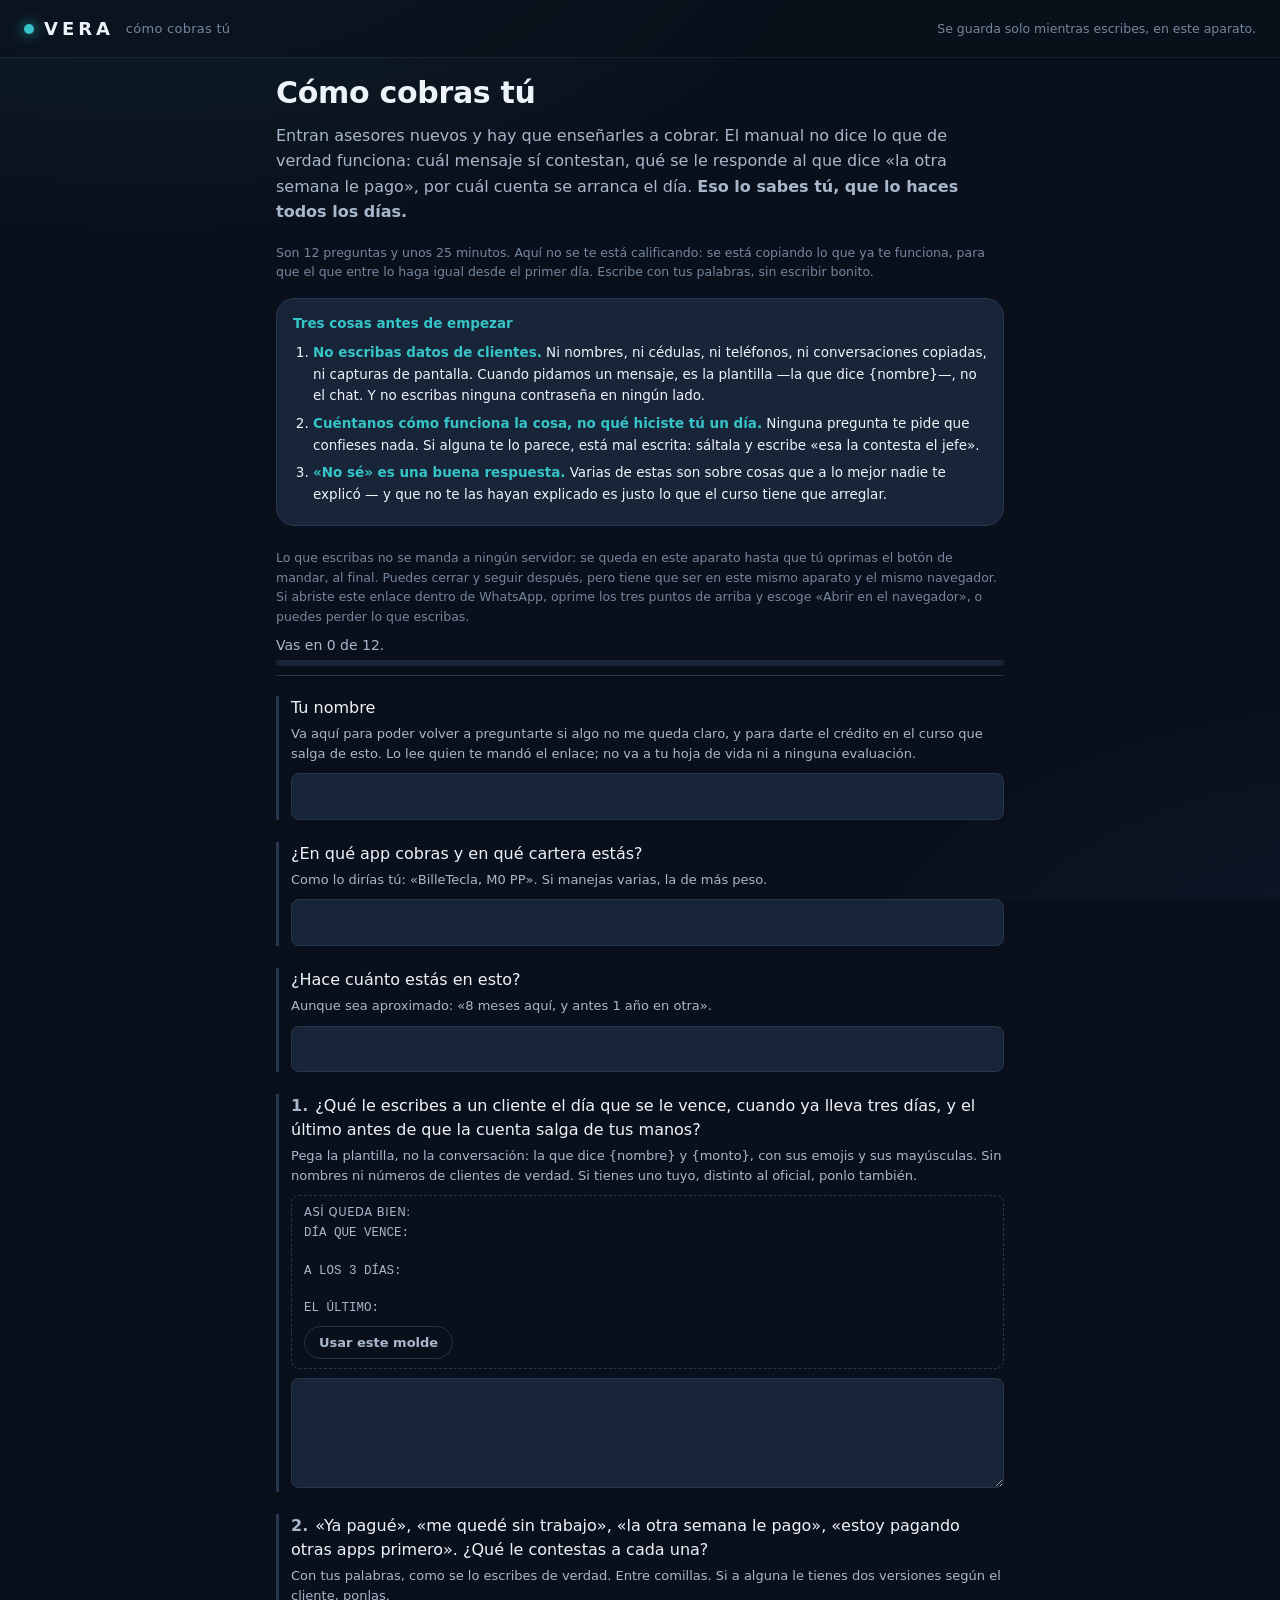
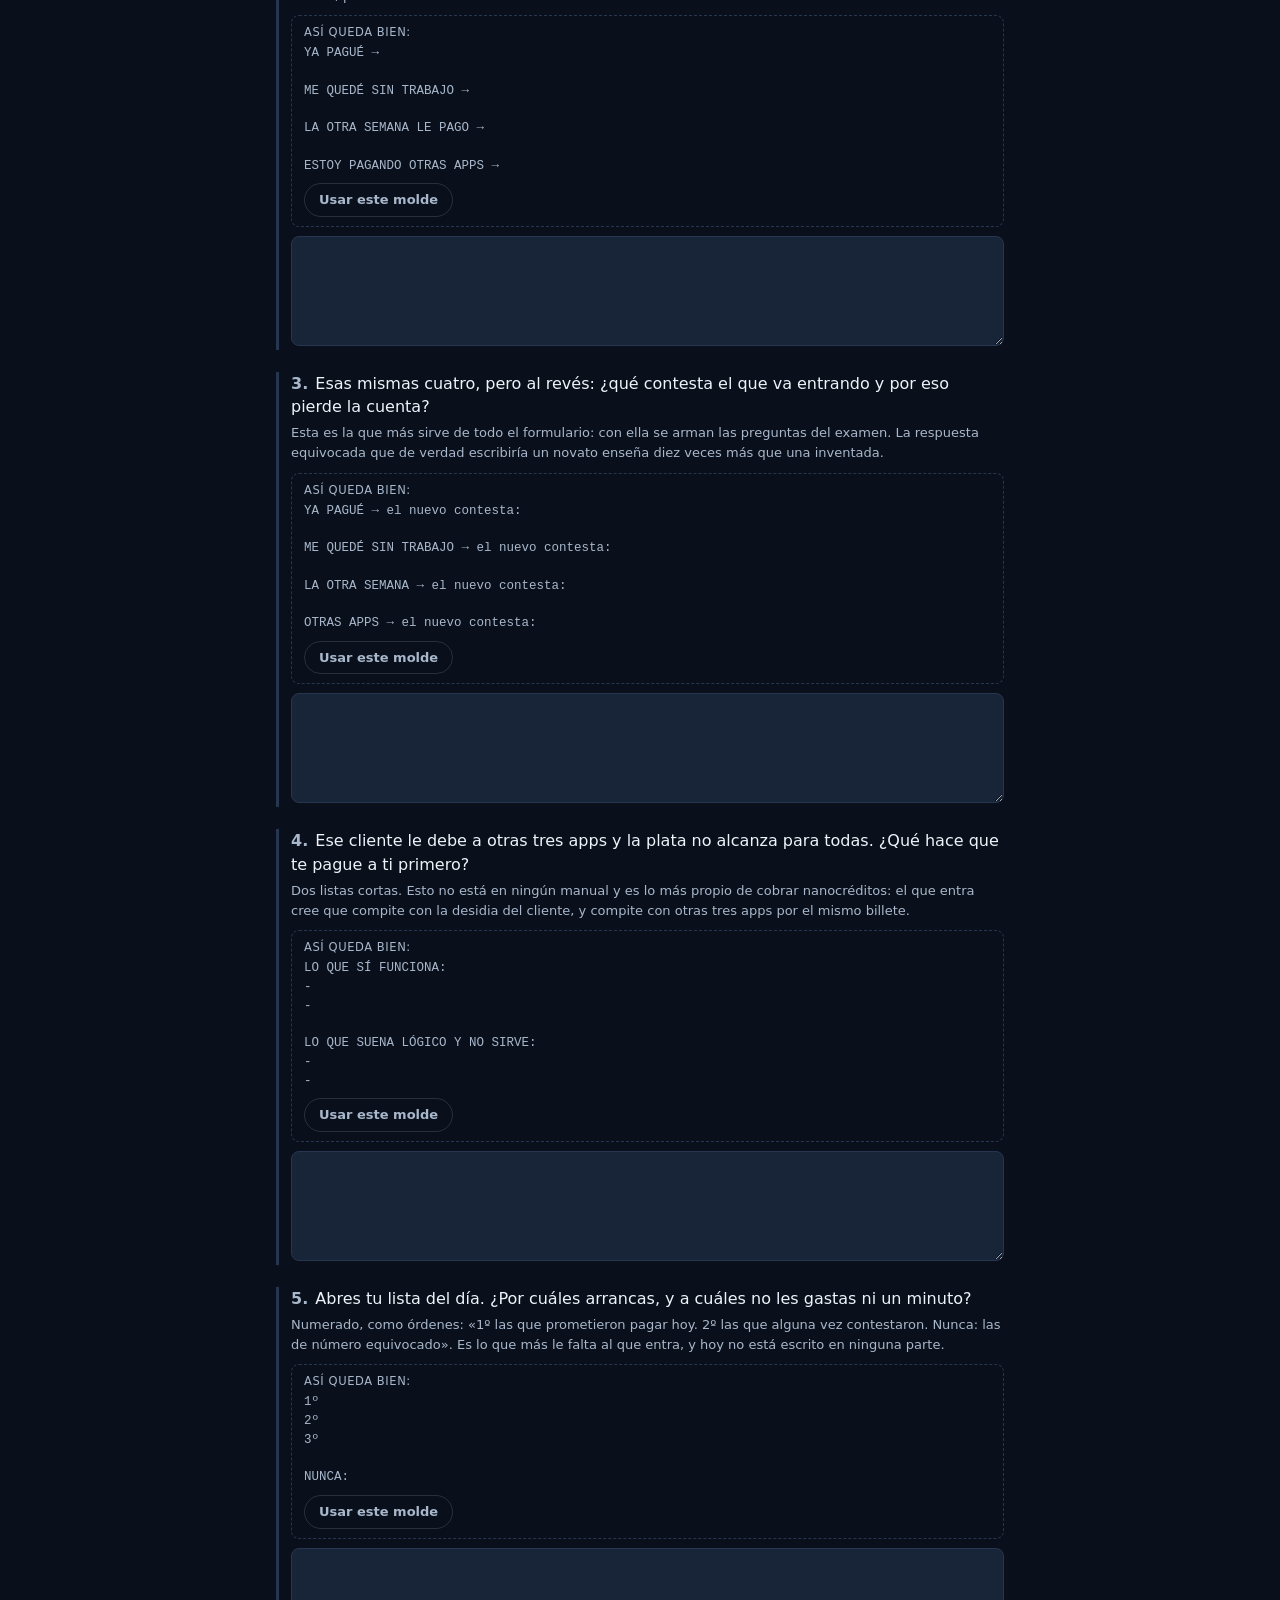
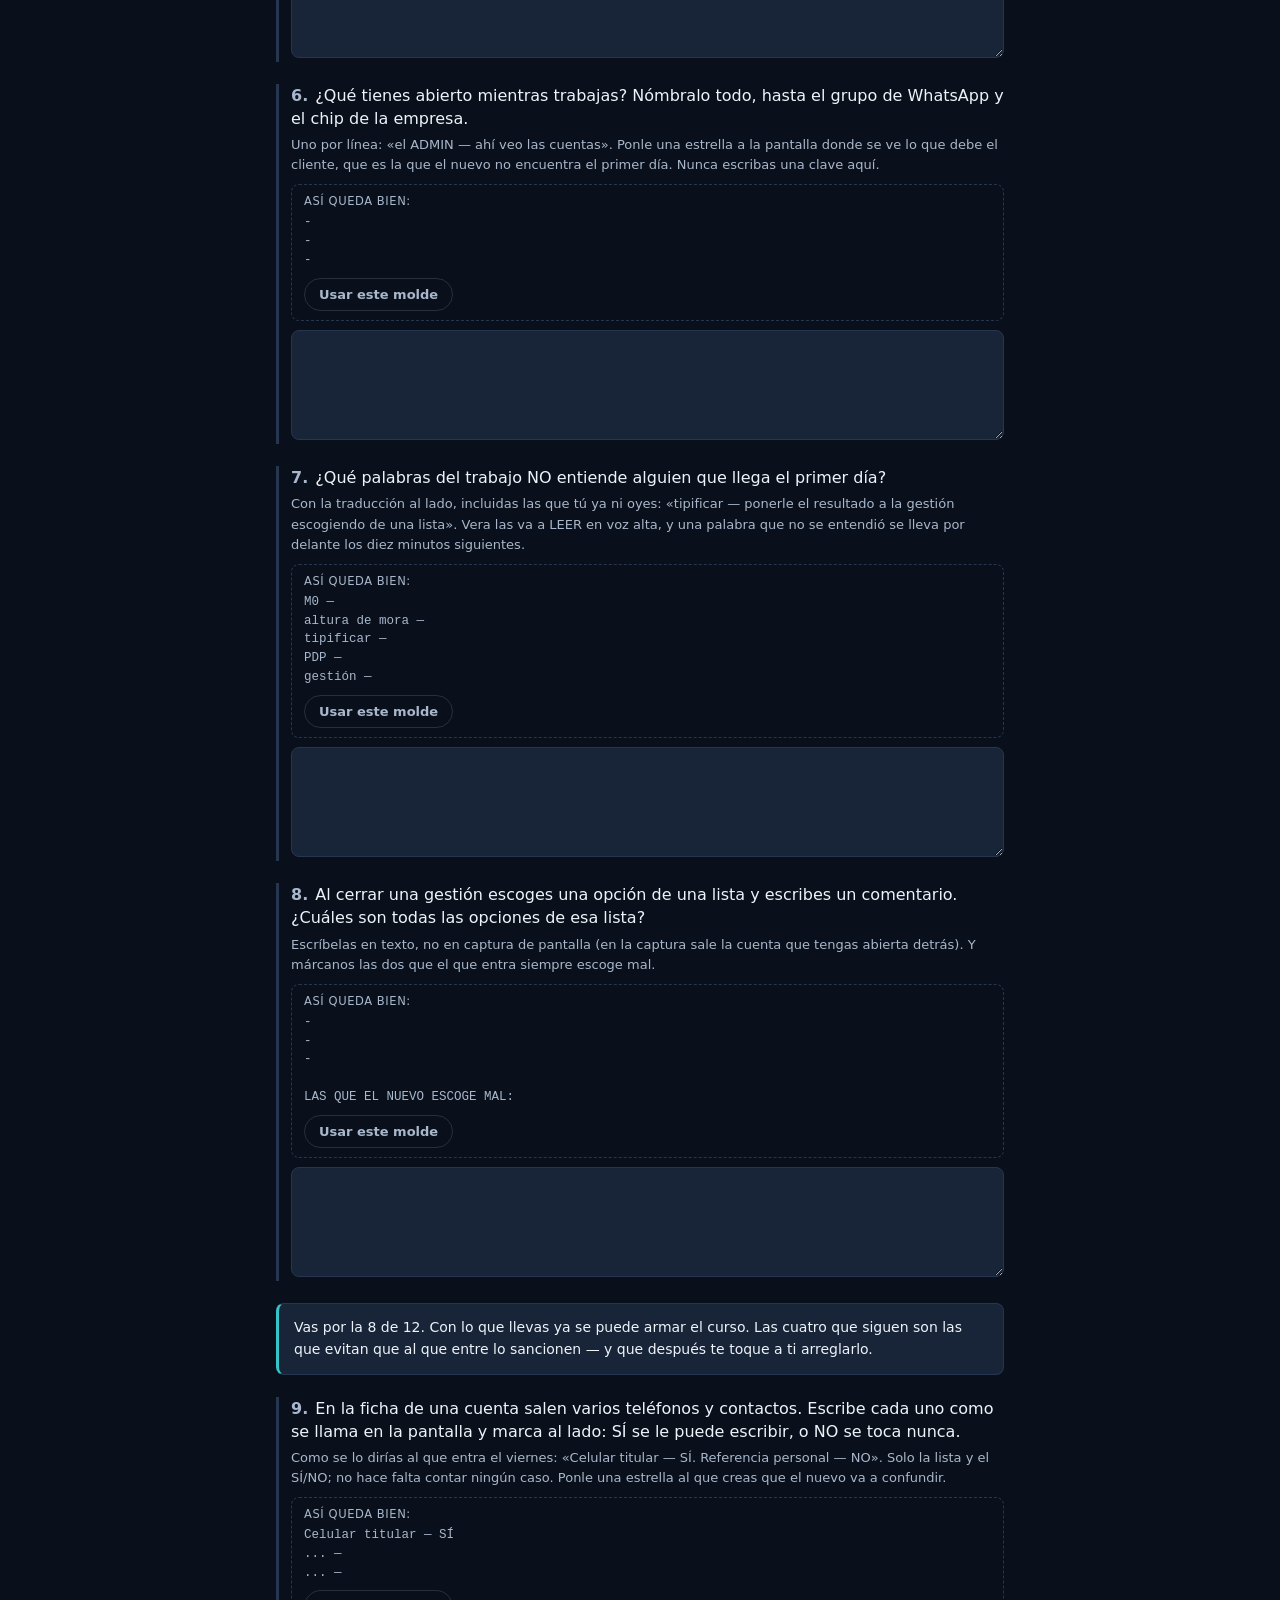
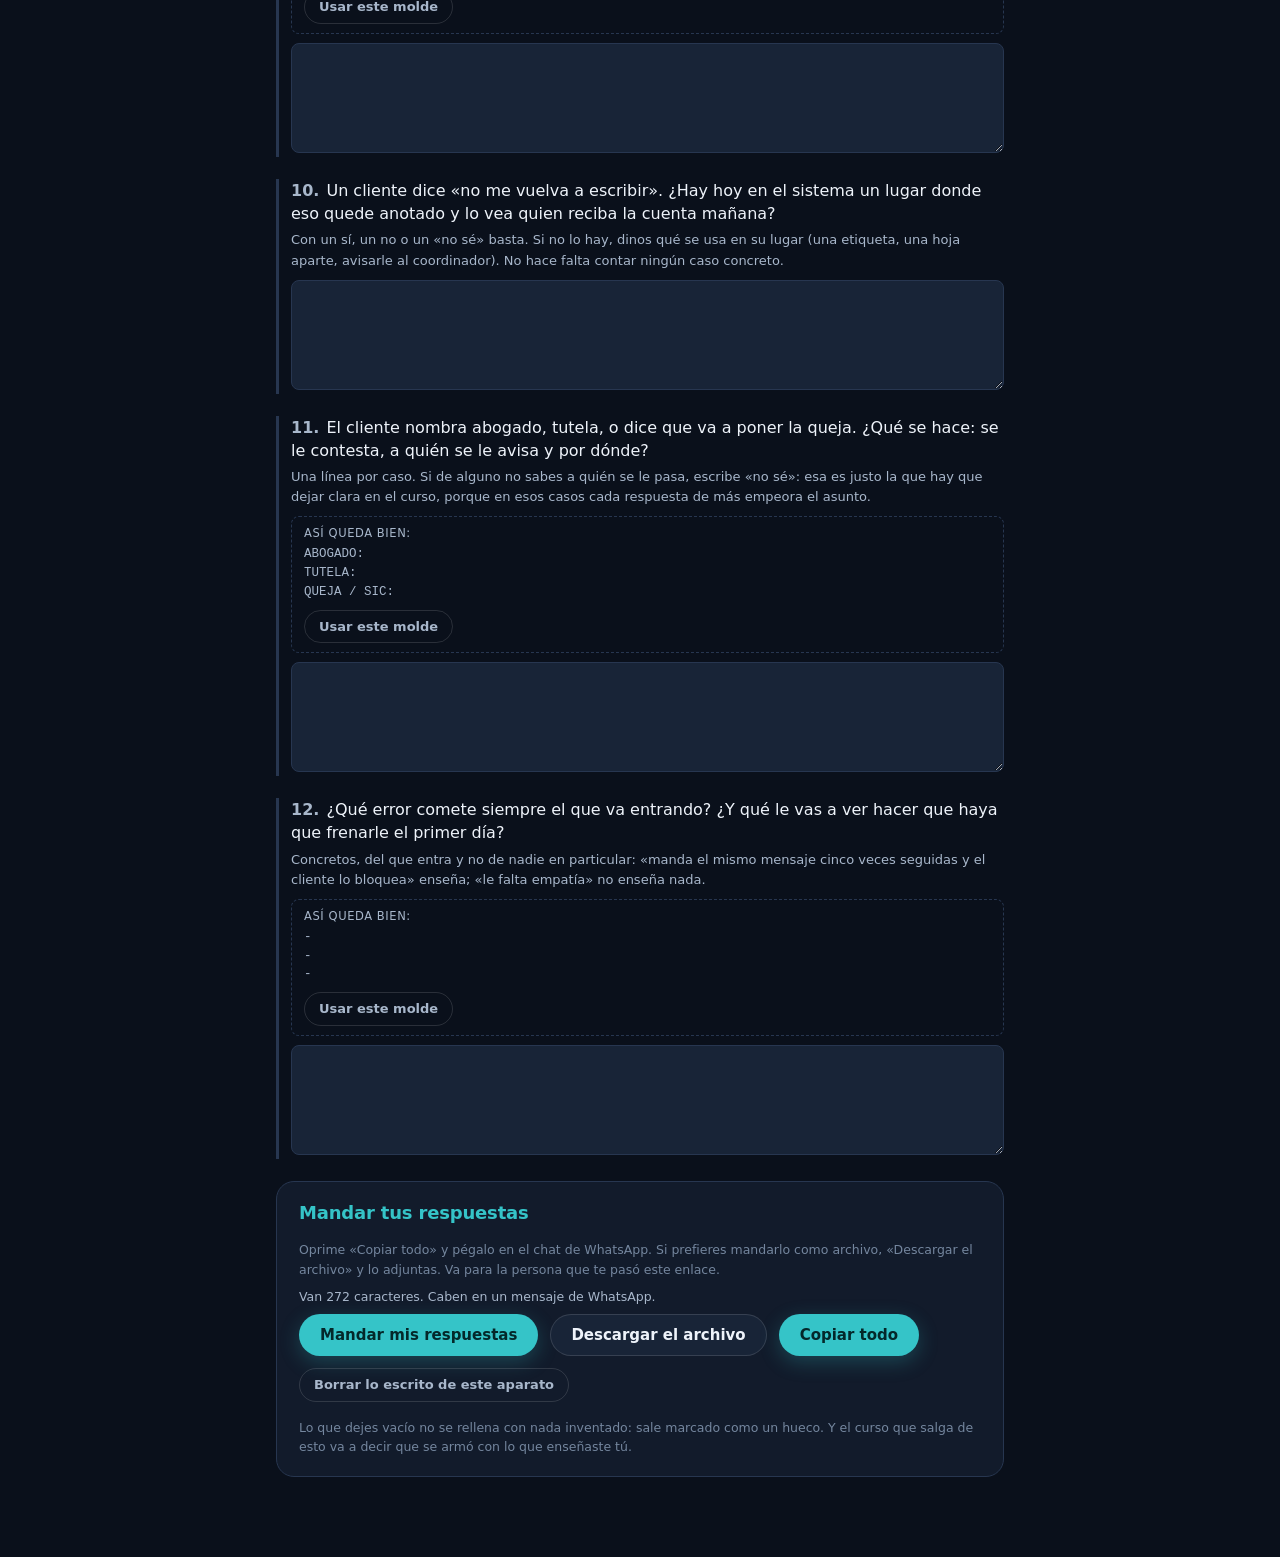
<file: cuestionario-asesor.html>
<!doctype html>
<html lang="es">
<head>
<meta charset="utf-8">
<meta name="viewport" content="width=device-width, initial-scale=1">
<title>Cómo cobras tú</title>
<link rel="icon" href="data:image/svg+xml,%3Csvg xmlns='http://www.w3.org/2000/svg' viewBox='0 0 64 64'%3E%3Crect width='64' height='64' rx='16' fill='%230a101b'/%3E%3Cpath d='M18 19l14 27 14-27' fill='none' stroke='%2335c4c8' stroke-width='7' stroke-linecap='round' stroke-linejoin='round'/%3E%3C/svg%3E">
<link rel="stylesheet" href="estilo.css">
<style>
  .hoja { max-width: 760px; margin: 0 auto; padding: 18px 16px 80px; }
  .campo, .campo-corto { margin-bottom: 22px; padding-left: 12px; border-left: 3px solid var(--borde); }
  .campo.hecha { border-left-color: var(--exito, #4caf50); }
  label { display: block; font-size: 16px; margin-bottom: 5px; line-height: 1.45; }
  .num { color: var(--texto-suave); font-weight: 600; margin-right: 2px; }
  .pista { display: block; font-size: 13px; color: var(--texto-suave); margin-bottom: 9px; line-height: 1.55; }
  textarea, input[type=text] {
    width: 100%; background: var(--fondo-suave); border: 1px solid var(--borde);
    border-radius: 8px; color: var(--texto); font-family: inherit; font-size: 16px;
    line-height: 1.55; padding: 10px 12px;
  }
  textarea { min-height: 110px; resize: vertical; }
  textarea:focus, input[type=text]:focus { outline: none; border-color: var(--acento); }
  .molde {
    background: var(--fondo); border: 1px dashed var(--borde); border-radius: 8px;
    padding: 9px 12px; margin-bottom: 9px;
  }
  .molde span { display: block; font-size: 11.5px; color: var(--texto-suave); text-transform: uppercase; letter-spacing: .05em; margin-bottom: 5px; }
  .molde pre {
    font-family: Consolas, monospace; font-size: 12.5px; color: var(--texto-suave);
    white-space: pre-wrap; margin: 0 0 8px; line-height: 1.5;
  }
  .corte {
    background: var(--fondo-suave); border: 1px solid var(--borde); border-left: 3px solid var(--acento);
    border-radius: 8px; padding: 13px 15px; margin: 4px 0 22px; font-size: 14px; line-height: 1.55;
  }
  .avance {
    position: sticky; top: 0; z-index: 5; background: var(--fondo);
    border-bottom: 1px solid var(--borde); padding: 11px 0 9px; margin-bottom: 20px;
    font-size: 14px; color: var(--texto-suave);
  }
  .avance .barra-avance { height: 6px; background: var(--fondo-suave); border-radius: 3px; margin-top: 7px; overflow: hidden; }
  .avance .barra-avance i { display: block; height: 100%; background: var(--acento); border-radius: 3px; transition: width .3s; }
  .reglas {
    background: var(--fondo-suave); border: 1px solid var(--borde); border-radius: var(--radio);
    padding: 14px 16px; margin: 16px 0 22px; font-size: 13.5px; line-height: 1.6;
  }
  .reglas b { color: var(--acento); }
  .reglas ol { margin: 8px 0 0; padding-left: 20px; }
  .reglas li { margin-bottom: 6px; }
  .cierre { background: var(--fondo-tarjeta); border: 1px solid var(--borde); border-radius: var(--radio); padding: 20px 22px; }
  .cierre h2 { color: var(--acento); font-size: 18px; margin-bottom: 8px; }
  #tamano { display: block; font-size: 12.5px; color: var(--texto-suave); margin: 10px 0; }
  #tamano.alerta { color: #ffb74d; }
  .aviso { border-radius: 8px; padding: 11px 14px; margin: 12px 0; font-size: 14px; line-height: 1.5; }
  .aviso.bueno { background: rgba(76,175,80,.13); border: 1px solid rgba(76,175,80,.35); }
  .aviso.malo  { background: rgba(255,167,38,.13); border: 1px solid rgba(255,167,38,.35); }
  #salida {
    width: 100%; min-height: 200px; background: var(--fondo); border: 1px solid var(--acento);
    border-radius: 8px; color: var(--texto); font-family: Consolas, monospace;
    font-size: 12.5px; line-height: 1.5; padding: 12px; margin-top: 12px; resize: vertical;
  }
</style>
</head>
<body>

<header class="cabecera">
  <div class="marca"><i aria-hidden="true"></i>VERA <span>cómo cobras tú</span></div>
  <div class="cabecera-nota">Se guarda solo mientras escribes, en este aparato.</div>
</header>

<main class="hoja">
  <!-- Las 12 preguntas se pintan por JavaScript. Sin él, esta página se ve
       cargada y entera pero SIN una sola pregunta, y nadie entiende por qué.
       Pasa de verdad: un iPhone que abre un .html adjunto lo hace con Quick
       Look, que muestra el HTML con el JavaScript apagado. Diez líneas
       convierten el peor fallo mudo de la entrega en algo que el asesor puede
       contestar. -->
  <noscript>
    <div class="aviso malo" style="margin-bottom:20px">
      <b>Este cuestionario no se puede abrir así.</b><br>
      Necesita un navegador con JavaScript, y aquí está apagado — por eso no ves
      ninguna pregunta. Si llegaste tocando el archivo desde un iPhone, no va a
      funcionar de esa forma: ábrelo en un computador con Chrome, o dile a quien
      te lo mandó que te pase las preguntas por WhatsApp y contéstalas ahí, por
      escrito o por nota de voz. Sirve igual.
    </div>
  </noscript>

  <h1>Cómo cobras tú</h1>
  <p class="intro">
    Entran asesores nuevos y hay que enseñarles a cobrar. El manual no dice lo
    que de verdad funciona: cuál mensaje sí contestan, qué se le responde al que
    dice «la otra semana le pago», por cuál cuenta se arranca el día.
    <strong>Eso lo sabes tú, que lo haces todos los días.</strong>
  </p>
  <p class="letra-menuda">
    Son 12 preguntas y unos 25 minutos. Aquí no se te está calificando: se está
    copiando lo que ya te funciona, para que el que entre lo haga igual desde el
    primer día. Escribe con tus palabras, sin escribir bonito.
  </p>

  <div class="reglas">
    <b>Tres cosas antes de empezar</b>
    <ol>
      <li><b>No escribas datos de clientes.</b> Ni nombres, ni cédulas, ni
        teléfonos, ni conversaciones copiadas, ni capturas de pantalla. Cuando
        pidamos un mensaje, es la plantilla —la que dice {nombre}—, no el chat.
        Y no escribas ninguna contraseña en ningún lado.</li>
      <li><b>Cuéntanos cómo funciona la cosa, no qué hiciste tú un día.</b>
        Ninguna pregunta te pide que confieses nada. Si alguna te lo parece,
        está mal escrita: sáltala y escribe «esa la contesta el jefe».</li>
      <li><b>«No sé» es una buena respuesta.</b> Varias de estas son sobre cosas
        que a lo mejor nadie te explicó — y que no te las hayan explicado es
        justo lo que el curso tiene que arreglar.</li>
    </ol>
  </div>

  <p class="letra-menuda" id="nota-guardado"></p>

  <div id="sin-guardado" class="aviso malo" hidden></div>

  <div class="avance">
    <span id="avance-texto">…</span>
    <div class="barra-avance"><i id="avance-barra" style="width:0%"></i></div>
  </div>

  <div id="ficha"></div>
  <div id="formulario"></div>

  <section class="cierre">
    <h2>Mandar tus respuestas</h2>
    <p class="letra-menuda" id="como-mandar">…</p>
    <span id="tamano"></span>
    <div id="aviso" class="aviso" hidden></div>
    <div class="botonera" style="justify-content:flex-start;margin-bottom:10px">
      <button id="btn-mandar" class="btn btn-primario" hidden>Mandar mis respuestas</button>
      <button id="btn-descargar" class="btn btn-primario" hidden>Descargar el archivo</button>
      <button id="btn-copiar" class="btn btn-secundario">Copiar todo</button>
      <button id="btn-borrar" class="btn btn-mini">Borrar lo escrito de este aparato</button>
    </div>
    <textarea id="salida" spellcheck="false" hidden></textarea>
    <p class="letra-menuda">
      Lo que dejes vacío no se rellena con nada inventado: sale marcado como un
      hueco. Y el curso que salga de esto va a decir que se armó con lo que
      enseñaste tú.
    </p>
  </section>
</main>

<script src="enviar.js"></script>
<script src="cuestionario-asesor-datos.js"></script>
<script src="cuestionario-asesor.js"></script>
</body>
</html>
</file>
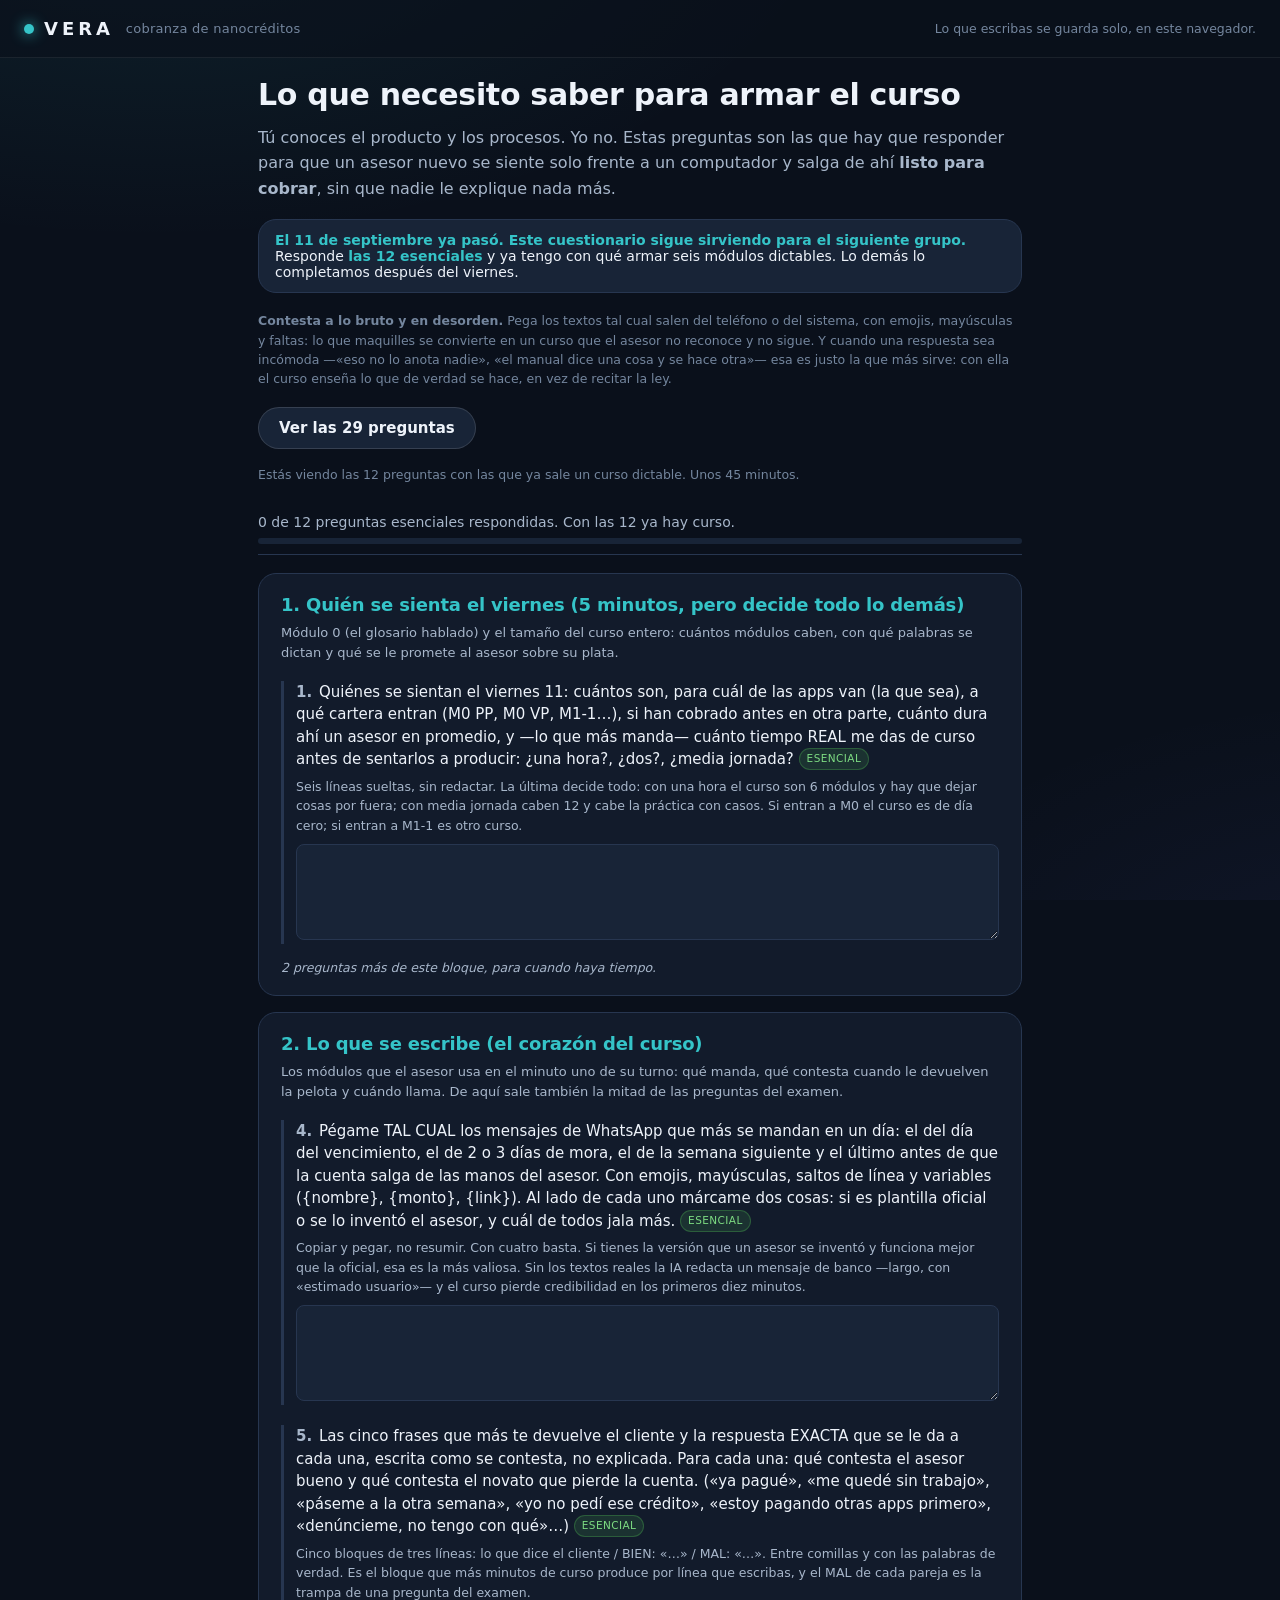
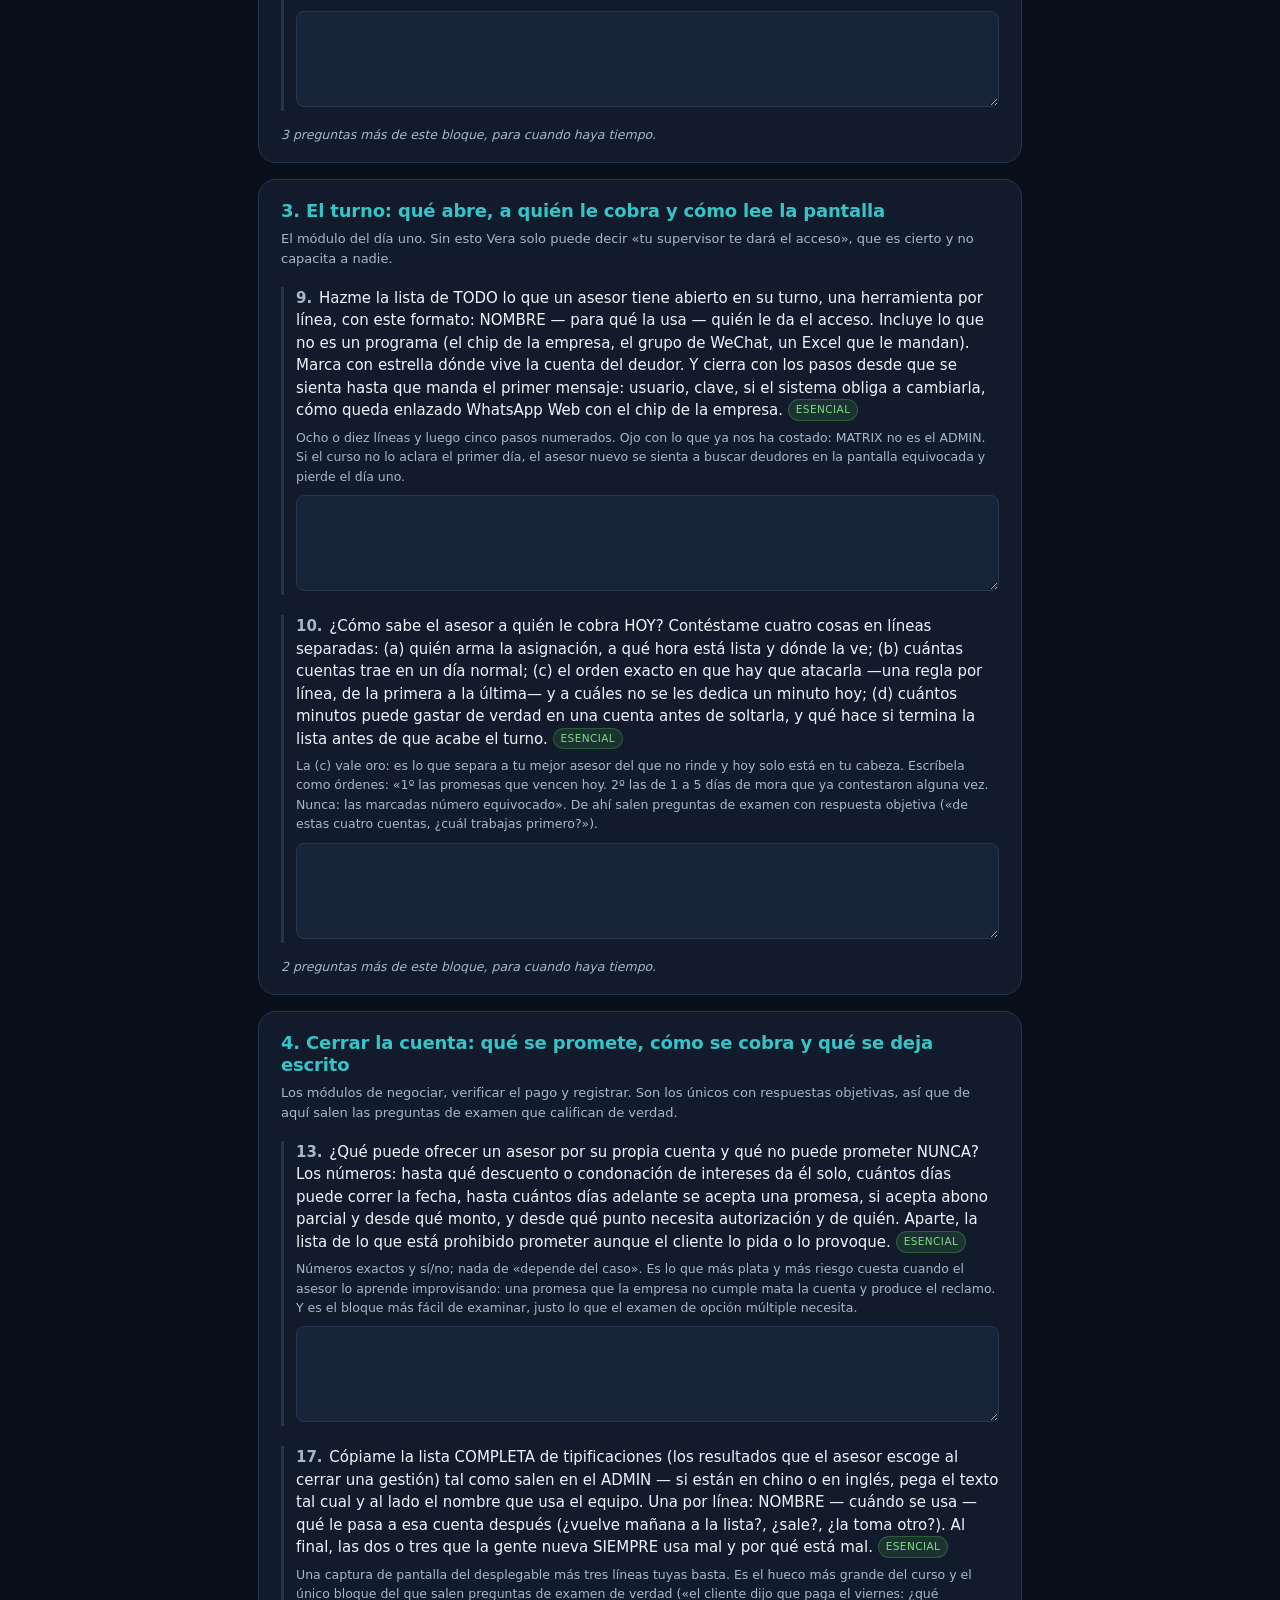
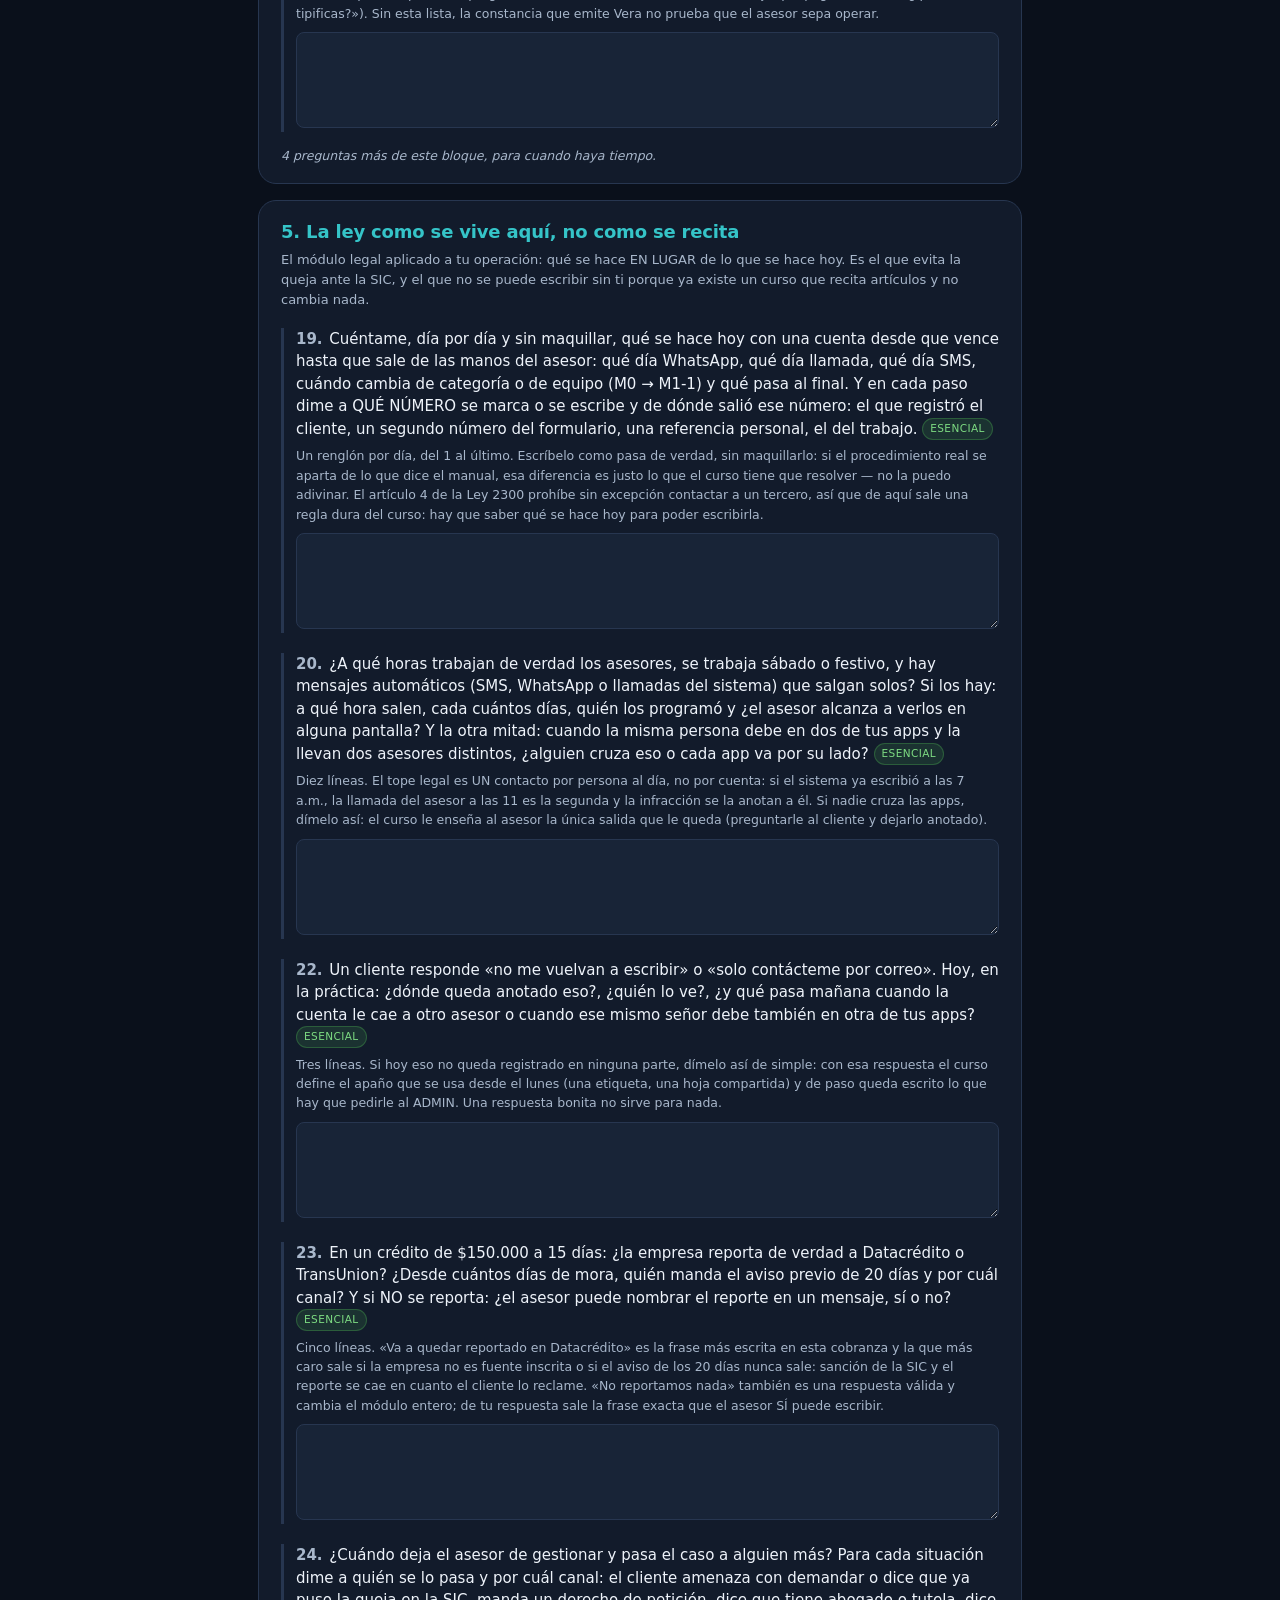
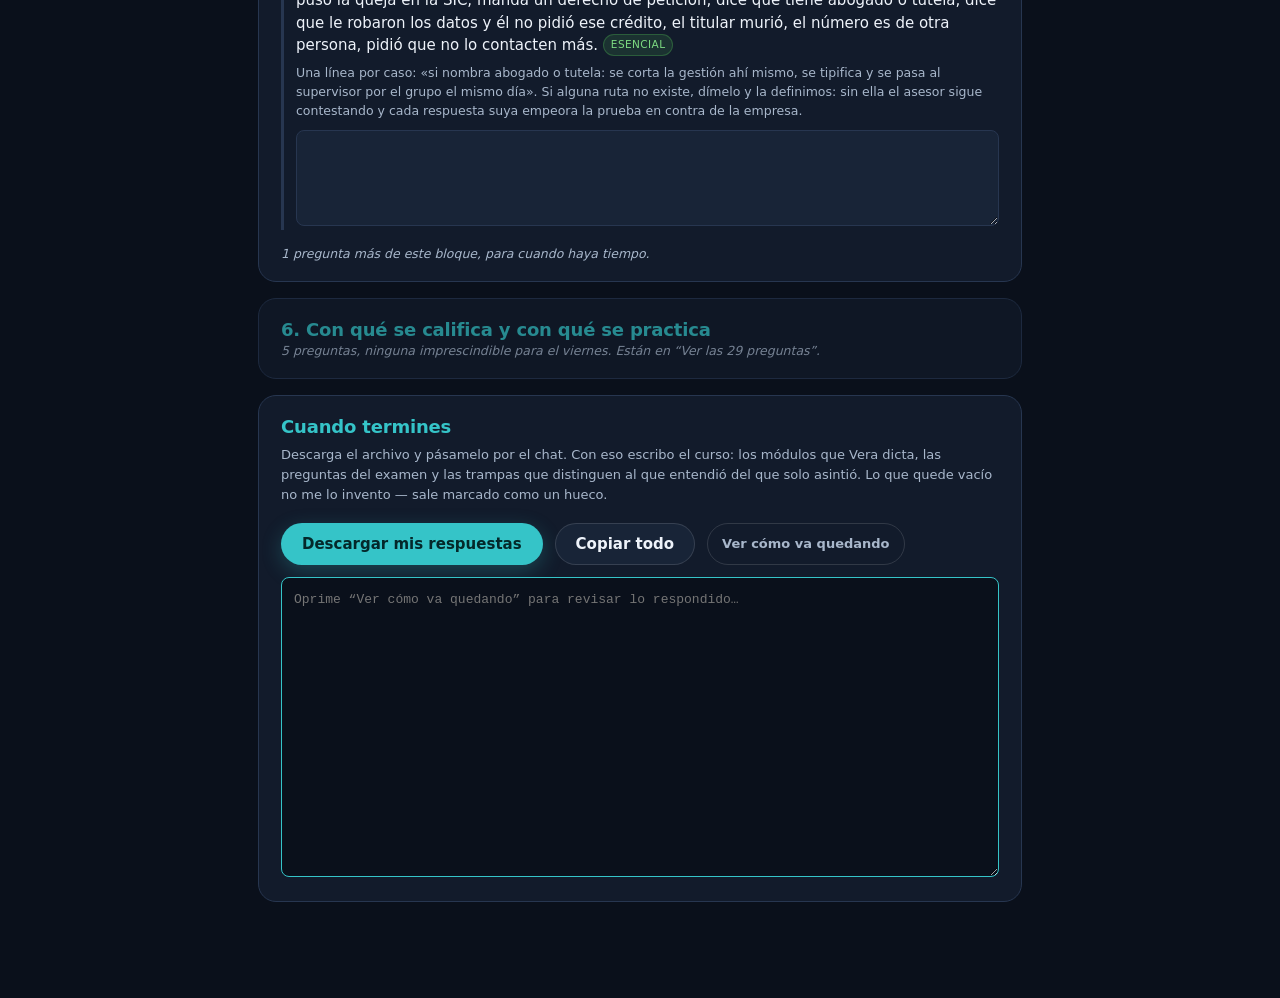
<file: cuestionario.html>
<!doctype html>
<html lang="es">
<head>
<meta charset="utf-8">
<meta name="viewport" content="width=device-width, initial-scale=1">
<title>Cobranza de nanocréditos — el cuestionario</title>
<link rel="icon" href="data:image/svg+xml,%3Csvg xmlns='http://www.w3.org/2000/svg' viewBox='0 0 64 64'%3E%3Crect width='64' height='64' rx='16' fill='%230a101b'/%3E%3Cpath d='M18 19l14 27 14-27' fill='none' stroke='%2335c4c8' stroke-width='7' stroke-linecap='round' stroke-linejoin='round'/%3E%3C/svg%3E">
<link rel="stylesheet" href="estilo.css">
<style>
  .cuestionario { max-width: 800px; margin: 0 auto; padding: 20px 18px 80px; }
  .bloque {
    background: var(--fondo-tarjeta);
    border: 1px solid var(--borde);
    border-radius: var(--radio);
    padding: 20px 22px;
    margin-bottom: 16px;
  }
  .bloque h2 { color: var(--acento); font-size: 18px; margin-bottom: 6px; }
  .bloque .para-que { color: var(--texto-suave); font-size: 13px; margin-bottom: 18px; line-height: 1.55; }
  .campo { margin-bottom: 20px; padding-left: 12px; border-left: 3px solid var(--borde); }
  .campo.hecha { border-left-color: var(--exito, #4caf50); }
  .campo label { display: block; font-size: 15px; margin-bottom: 6px; line-height: 1.5; }
  .campo .num { color: var(--texto-suave); font-weight: 600; margin-right: 2px; }
  .campo .pista { display: block; font-size: 12.5px; color: var(--texto-suave); margin-bottom: 9px; line-height: 1.55; }
  .campo textarea {
    width: 100%;
    min-height: 96px;
    background: var(--fondo-suave);
    border: 1px solid var(--borde);
    border-radius: 8px;
    color: var(--texto);
    font-family: inherit;
    font-size: 15px;
    line-height: 1.55;
    padding: 10px 12px;
    resize: vertical;
  }
  .campo textarea:focus { outline: none; border-color: var(--acento); }
  .etiqueta {
    display: inline-block;
    font-size: 10.5px;
    letter-spacing: .04em;
    text-transform: uppercase;
    padding: 2px 7px;
    border-radius: 999px;
    vertical-align: 2px;
    white-space: nowrap;
  }
  .etiqueta.esencial { background: rgba(76,175,80,.16); color: #7ddb82; border: 1px solid rgba(76,175,80,.35); }
  .etiqueta.critica { background: rgba(255,167,38,.13); color: #ffb74d; border: 1px solid rgba(255,167,38,.3); }
  .bloque-vacio { opacity: .68; }
  .ocultas { font-size: 12.5px; color: var(--texto-suave); font-style: italic; margin-top: -4px; }
  .avance {
    position: sticky; top: 0; z-index: 5;
    background: var(--fondo);
    border-bottom: 1px solid var(--borde);
    padding: 12px 0 10px;
    margin-bottom: 18px;
    font-size: 14px;
    color: var(--texto-suave);
  }
  .avance .barra-avance { height: 6px; background: var(--fondo-suave); border-radius: 3px; margin-top: 8px; overflow: hidden; }
  .avance .barra-avance i { display: block; height: 100%; background: var(--acento); border-radius: 3px; transition: width .3s; }
  .plazo {
    background: var(--fondo-suave);
    border: 1px solid var(--borde);
    border-radius: var(--radio);
    padding: 12px 16px;
    margin-bottom: 18px;
    font-size: 14px;
  }
  .plazo b { color: var(--acento); }
  #salida {
    width: 100%; min-height: 300px;
    background: var(--fondo); border: 1px solid var(--acento); border-radius: 8px;
    color: var(--texto); font-family: Consolas, monospace; font-size: 13px;
    line-height: 1.5; padding: 12px; resize: vertical;
  }
</style>
</head>
<body>

<header class="cabecera">
  <div class="marca"><i aria-hidden="true"></i>VERA <span>cobranza de nanocréditos</span></div>
  <div class="cabecera-nota">Lo que escribas se guarda solo, en este navegador.</div>
</header>

<main class="cuestionario">
  <h1>Lo que necesito saber para armar el curso</h1>
  <p class="intro">
    Tú conoces el producto y los procesos. Yo no. Estas preguntas son las que
    hay que responder para que un asesor nuevo se siente solo frente a un
    computador y salga de ahí <strong>listo para cobrar</strong>, sin que nadie
    le explique nada más.
  </p>

  <div class="plazo">
    <b id="plazo">…</b><br>
    Responde <b>las 12 esenciales</b> y ya tengo con qué armar seis módulos
    dictables. Lo demás lo completamos después del viernes.
  </div>

  <p class="letra-menuda">
    <strong>Contesta a lo bruto y en desorden.</strong> Pega los textos tal cual
    salen del teléfono o del sistema, con emojis, mayúsculas y faltas: lo que
    maquilles se convierte en un curso que el asesor no reconoce y no sigue. Y
    cuando una respuesta sea incómoda —«eso no lo anota nadie», «el manual dice una cosa y se hace otra»— esa es justo la que más sirve: con ella
    el curso enseña lo que de verdad se hace, en vez de recitar la ley.
  </p>

  <div class="botonera" style="justify-content:flex-start;margin:18px 0 6px">
    <button id="btn-modo" class="btn btn-secundario">Ver las 29 preguntas</button>
  </div>
  <p class="letra-menuda" id="nota-modo" style="margin-bottom:18px"></p>

  <div class="avance">
    <span id="avance-texto">…</span>
    <div class="barra-avance"><i id="avance-barra" style="width:0%"></i></div>
  </div>

  <div id="formulario"></div>

  <section class="bloque">
    <h2>Cuando termines</h2>
    <p class="para-que">
      Descarga el archivo y pásamelo por el chat. Con eso escribo el curso: los
      módulos que Vera dicta, las preguntas del examen y las trampas que
      distinguen al que entendió del que solo asintió. Lo que quede vacío no me
      lo invento — sale marcado como un hueco.
    </p>
    <div class="botonera" style="justify-content:flex-start;margin-bottom:12px">
      <button id="btn-descargar" class="btn btn-primario">Descargar mis respuestas</button>
      <button id="btn-copiar" class="btn btn-secundario">Copiar todo</button>
      <button id="btn-ver" class="btn btn-mini">Ver cómo va quedando</button>
    </div>
    <textarea id="salida" spellcheck="false" placeholder="Oprime “Ver cómo va quedando” para revisar lo respondido…"></textarea>
  </section>
</main>

<script src="enviar.js"></script>
<script src="cuestionario-datos.js"></script>
<script src="cuestionario.js"></script>
</body>
</html>
</file>
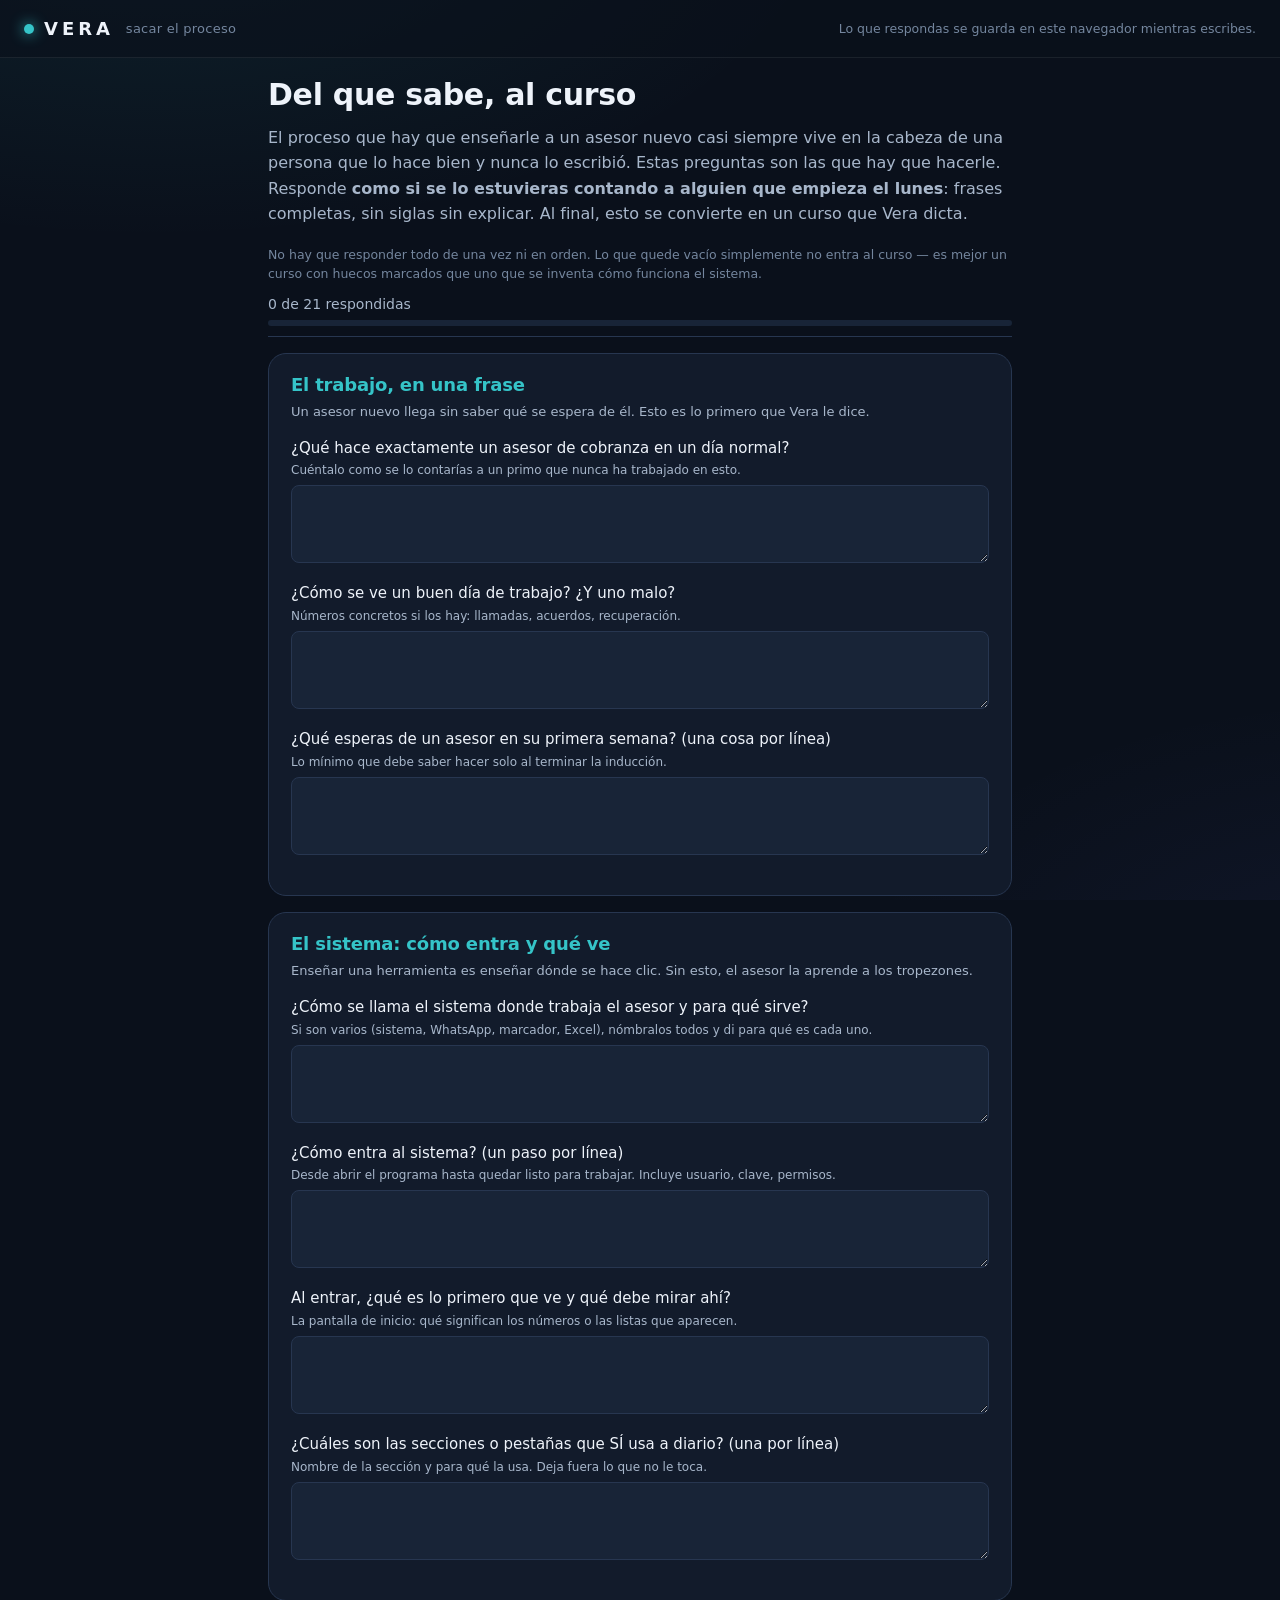
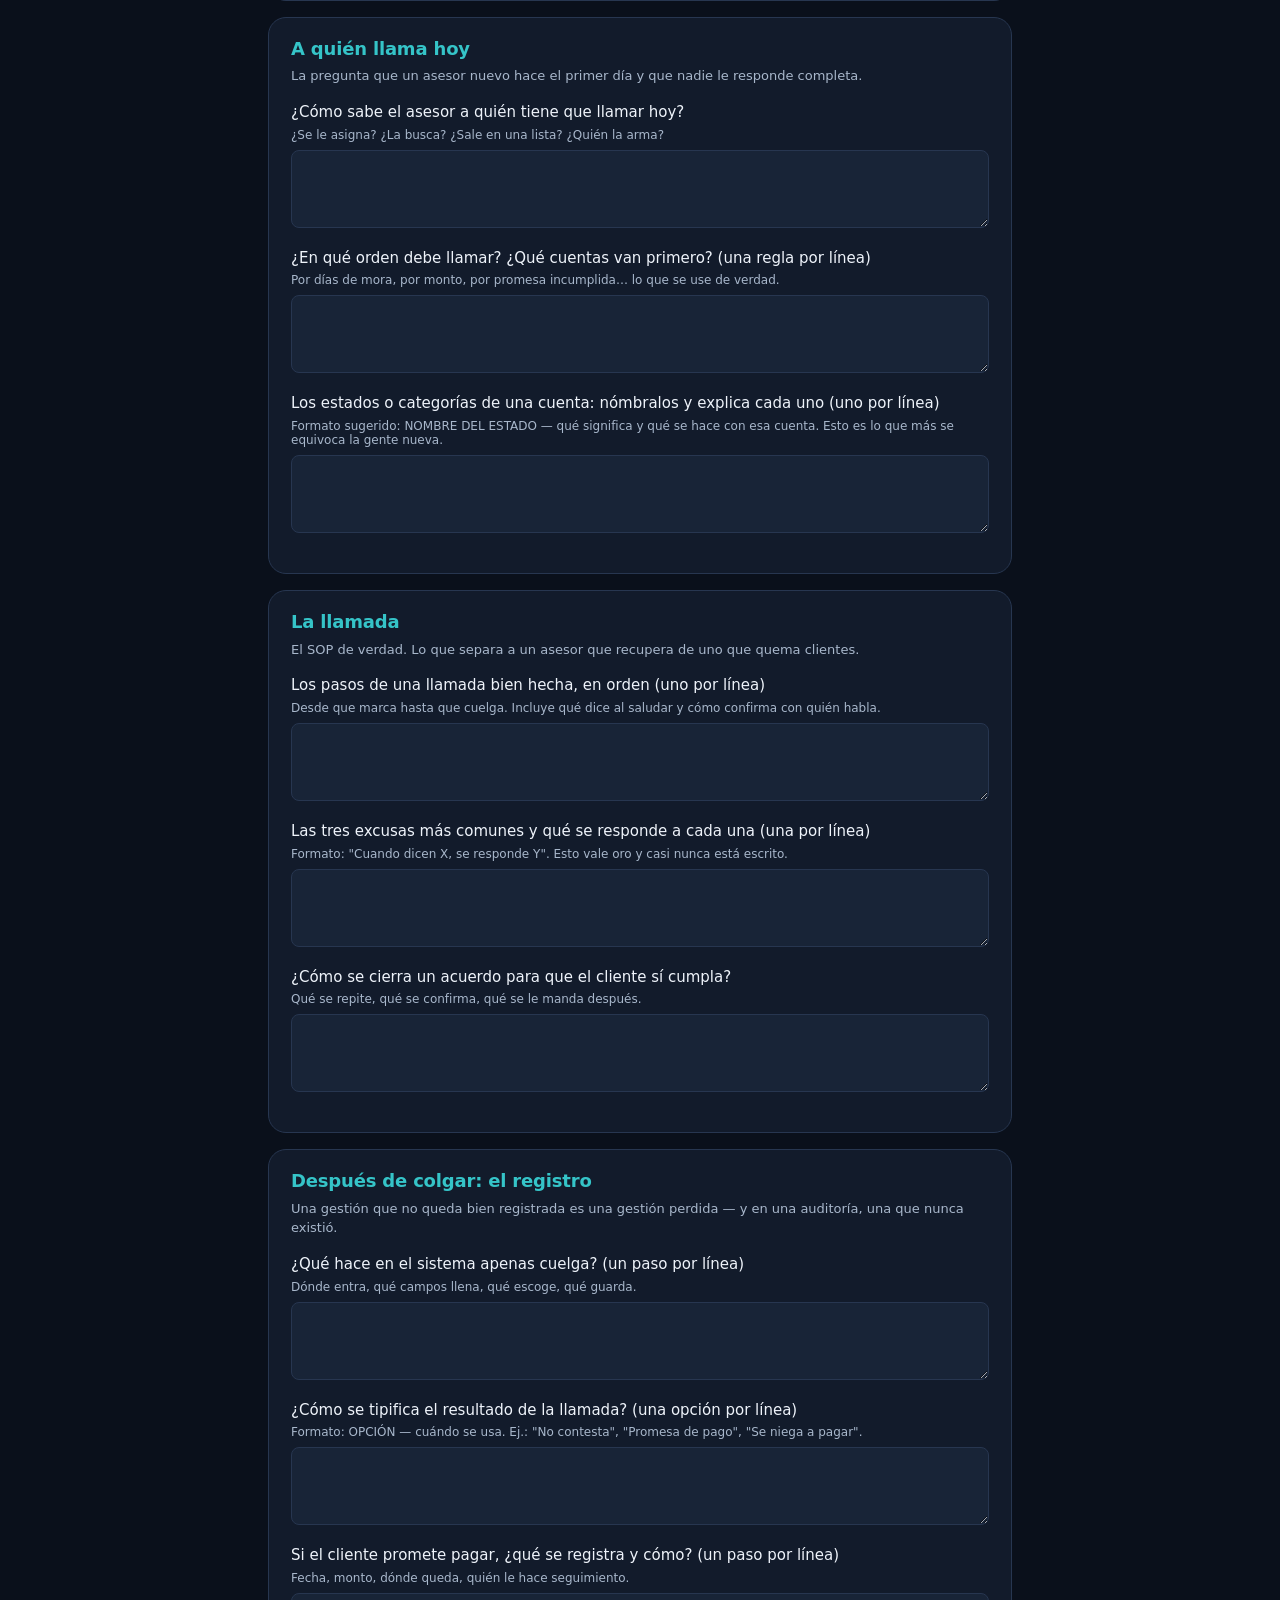
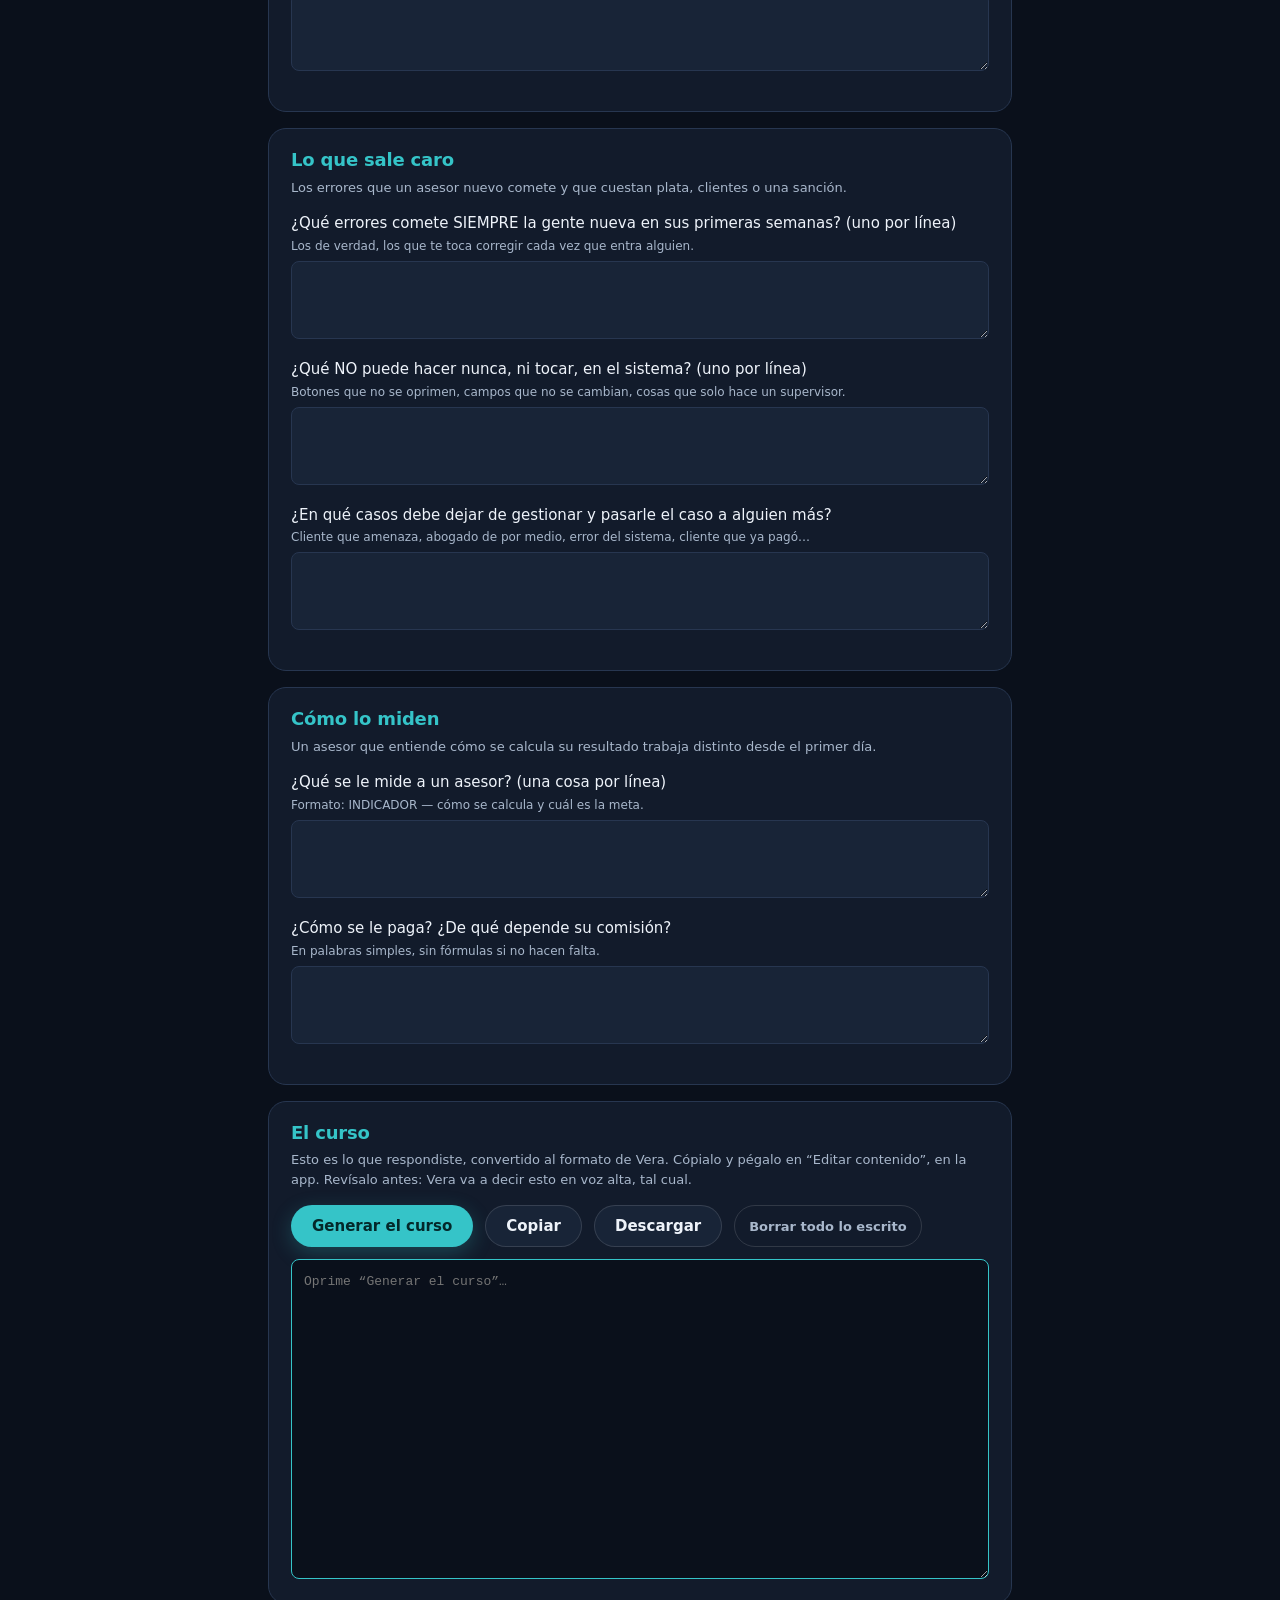
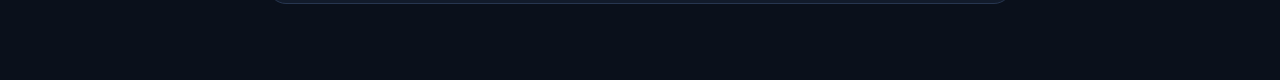
<file: extraer.html>
<!doctype html>
<html lang="es">
<head>
<meta charset="utf-8">
<meta name="viewport" content="width=device-width, initial-scale=1">
<title>Sacar el proceso — Vera</title>
<link rel="icon" href="data:image/svg+xml,%3Csvg xmlns='http://www.w3.org/2000/svg' viewBox='0 0 64 64'%3E%3Crect width='64' height='64' rx='16' fill='%230a101b'/%3E%3Cpath d='M18 19l14 27 14-27' fill='none' stroke='%2335c4c8' stroke-width='7' stroke-linecap='round' stroke-linejoin='round'/%3E%3C/svg%3E">
<link rel="stylesheet" href="estilo.css">
<style>
  .extraer { max-width: 780px; margin: 0 auto; padding: 20px 18px 60px; }
  .bloque {
    background: var(--fondo-tarjeta);
    border: 1px solid var(--borde);
    border-radius: var(--radio);
    padding: 20px 22px;
    margin-bottom: 16px;
  }
  .bloque h2 { color: var(--acento); font-size: 18px; margin-bottom: 6px; }
  .bloque .para-que { color: var(--texto-suave); font-size: 13px; margin-bottom: 16px; line-height: 1.5; }
  .campo { margin-bottom: 16px; }
  .campo label { display: block; font-size: 15px; margin-bottom: 4px; line-height: 1.45; }
  .campo .pista { display: block; font-size: 12px; color: var(--texto-suave); margin-bottom: 8px; }
  .campo textarea {
    width: 100%;
    min-height: 78px;
    background: var(--fondo-suave);
    border: 1px solid var(--borde);
    border-radius: 8px;
    color: var(--texto);
    font-family: inherit;
    font-size: 15px;
    line-height: 1.5;
    padding: 10px 12px;
    resize: vertical;
  }
  .campo textarea:focus { outline: none; border-color: var(--acento); }
  .avance {
    position: sticky; top: 0; z-index: 5;
    background: var(--fondo);
    border-bottom: 1px solid var(--borde);
    padding: 12px 0 10px;
    margin-bottom: 16px;
    font-size: 14px;
    color: var(--texto-suave);
  }
  .avance .barra-avance { height: 6px; background: var(--fondo-suave); border-radius: 3px; margin-top: 8px; overflow: hidden; }
  .avance .barra-avance i { display: block; height: 100%; background: var(--acento); border-radius: 3px; transition: width .3s; }
  #salida {
    width: 100%; min-height: 320px;
    background: var(--fondo); border: 1px solid var(--acento); border-radius: 8px;
    color: var(--texto); font-family: Consolas, monospace; font-size: 13px;
    line-height: 1.5; padding: 12px; resize: vertical;
  }
</style>
</head>
<body>

<header class="cabecera">
  <div class="marca"><i aria-hidden="true"></i>VERA <span>sacar el proceso</span></div>
  <div class="cabecera-nota">Lo que respondas se guarda en este navegador mientras escribes.</div>
</header>

<main class="extraer">
  <h1>Del que sabe, al curso</h1>
  <p class="intro">
    El proceso que hay que enseñarle a un asesor nuevo casi siempre vive en la
    cabeza de una persona que lo hace bien y nunca lo escribió. Estas preguntas
    son las que hay que hacerle. Responde <strong>como si se lo estuvieras
    contando a alguien que empieza el lunes</strong>: frases completas, sin
    siglas sin explicar. Al final, esto se convierte en un curso que Vera dicta.
  </p>
  <p class="letra-menuda">
    No hay que responder todo de una vez ni en orden. Lo que quede vacío
    simplemente no entra al curso — es mejor un curso con huecos marcados que
    uno que se inventa cómo funciona el sistema.
  </p>

  <div class="avance">
    <span id="avance-texto">0 de 0 respondidas</span>
    <div class="barra-avance"><i id="avance-barra" style="width:0%"></i></div>
  </div>

  <div id="formulario"></div>

  <div class="bloque">
    <h2>El curso</h2>
    <p class="para-que">
      Esto es lo que respondiste, convertido al formato de Vera. Cópialo y
      pégalo en “Editar contenido”, en la app. Revísalo antes: Vera va a decir
      esto en voz alta, tal cual.
    </p>
    <div class="botonera" style="justify-content:flex-start;margin-bottom:12px">
      <button id="btn-generar" class="btn btn-primario">Generar el curso</button>
      <button id="btn-copiar-curso" class="btn btn-secundario">Copiar</button>
      <button id="btn-descargar" class="btn btn-secundario">Descargar</button>
      <button id="btn-limpiar" class="btn btn-mini">Borrar todo lo escrito</button>
    </div>
    <textarea id="salida" spellcheck="false" placeholder="Oprime “Generar el curso”…"></textarea>
  </div>
</main>

<script src="extraer.js"></script>
</body>
</html>
</file>
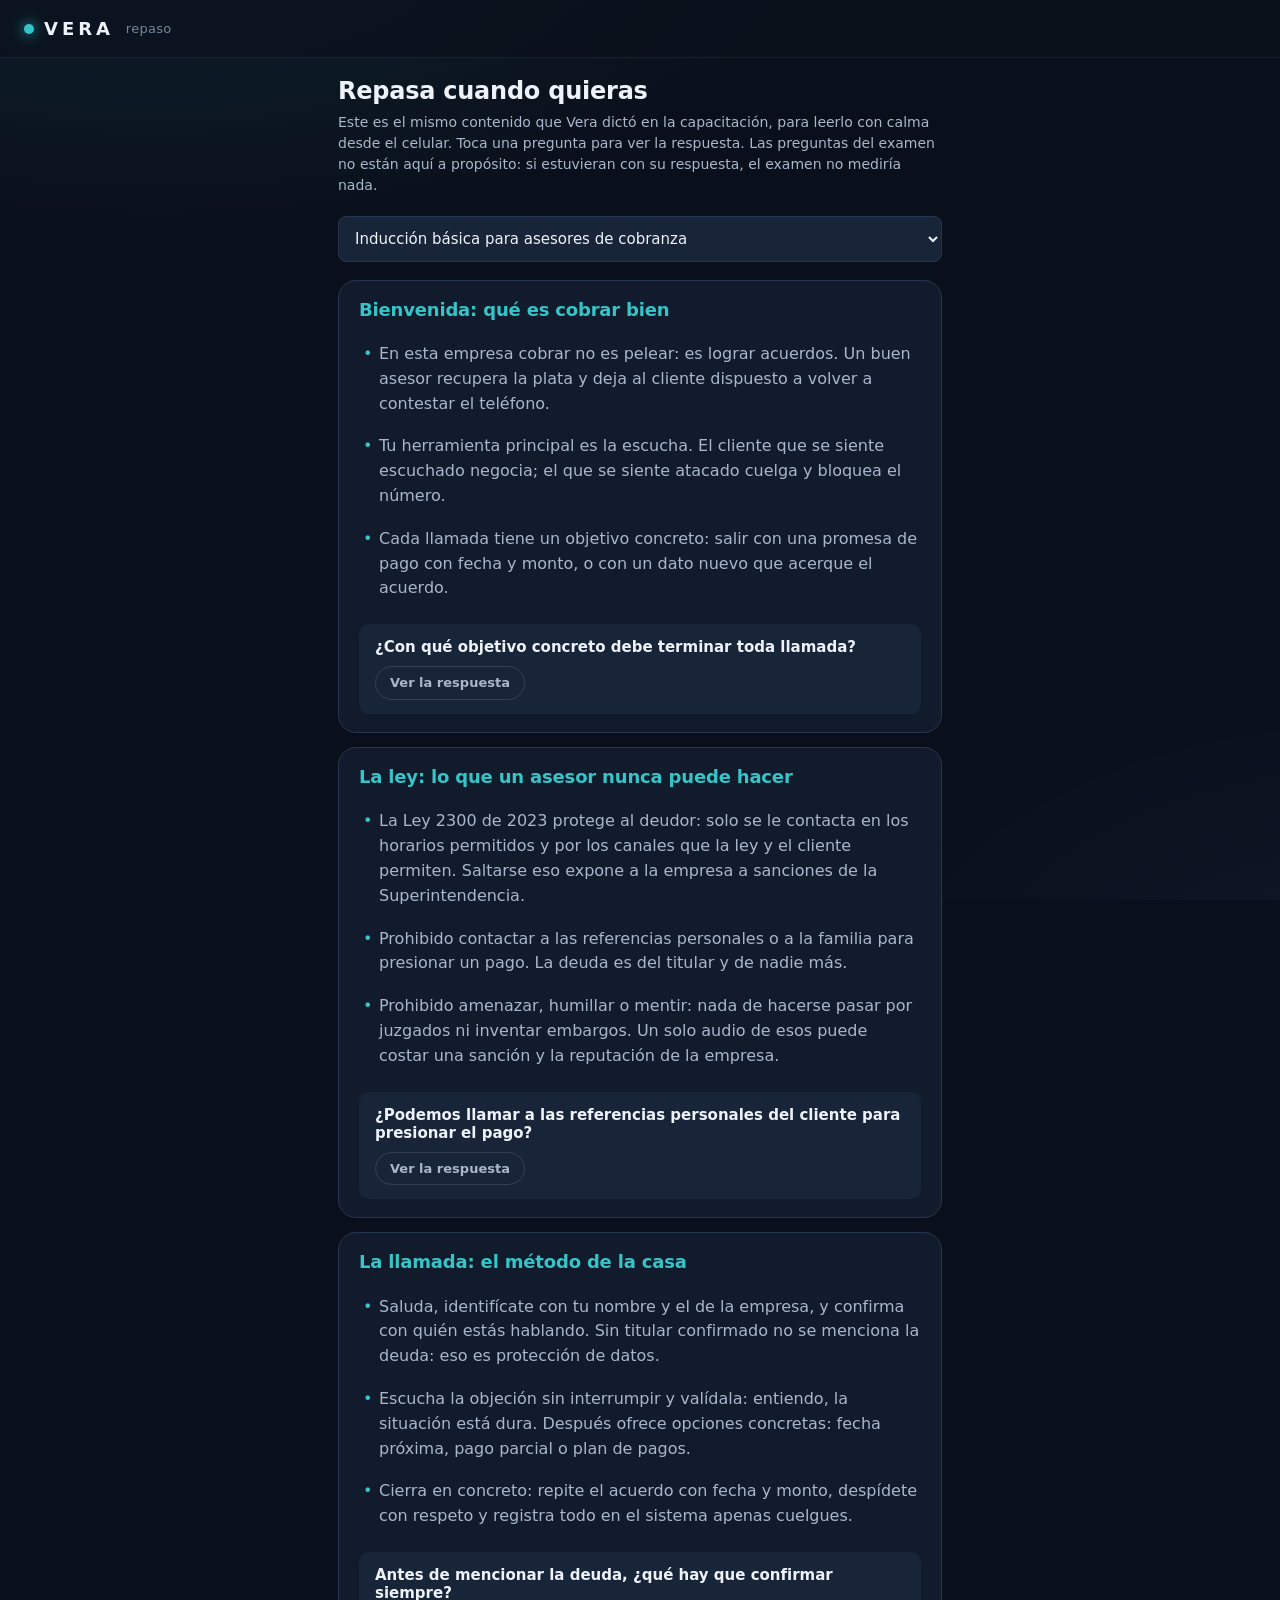
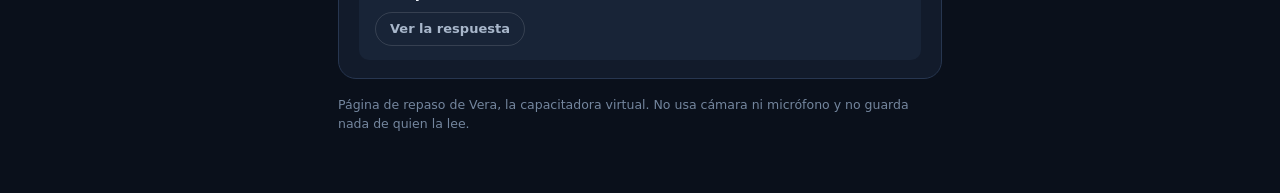
<file: repaso.html>
<!doctype html>
<html lang="es">
<head>
<meta charset="utf-8">
<meta name="viewport" content="width=device-width, initial-scale=1">
<title>Repaso — Vera</title>
<link rel="icon" href="data:image/svg+xml,%3Csvg xmlns='http://www.w3.org/2000/svg' viewBox='0 0 64 64'%3E%3Crect width='64' height='64' rx='16' fill='%230a101b'/%3E%3Cpath d='M18 19l14 27 14-27' fill='none' stroke='%2335c4c8' stroke-width='7' stroke-linecap='round' stroke-linejoin='round'/%3E%3C/svg%3E">
<link rel="stylesheet" href="estilo.css">
<style>
  /* Pensada para el celular del asesor, no para la sala: una columna,
     letra grande y nada que dependa de cámara ni micrófono. */
  .repaso { max-width: 640px; margin: 0 auto; padding: 20px 18px 60px; }
  .repaso h1 { font-size: 24px; margin-bottom: 6px; }
  .repaso .sub { color: var(--texto-suave); font-size: 14px; margin-bottom: 20px; line-height: 1.5; }
  .modulo {
    background: var(--fondo-tarjeta);
    border: 1px solid var(--borde);
    border-radius: var(--radio);
    padding: 18px 20px;
    margin-bottom: 14px;
  }
  .modulo h2 { color: var(--acento); font-size: 18px; margin-bottom: 12px; }
  .modulo ul { list-style: none; }
  .modulo li {
    padding: 9px 0 9px 20px;
    position: relative;
    font-size: 16px;
    line-height: 1.55;
    color: var(--texto-suave);
  }
  .modulo li::before { content: "•"; position: absolute; left: 4px; color: var(--acento); }
  .tarjeta-pregunta {
    background: var(--fondo-suave);
    border-radius: 10px;
    padding: 14px 16px;
    margin-top: 14px;
  }
  .tarjeta-pregunta .p { font-weight: 600; margin-bottom: 10px; font-size: 15px; }
  .tarjeta-pregunta .r {
    color: var(--verde);
    font-size: 15px;
    line-height: 1.5;
    margin-top: 10px;
    padding-top: 10px;
    border-top: 1px solid var(--borde);
  }
  .selector-repaso { margin-bottom: 18px; }
  .selector-repaso select {
    width: 100%;
    background: var(--fondo-suave);
    border: 1px solid var(--borde);
    border-radius: 8px;
    color: var(--texto);
    font-family: inherit;
    font-size: 15px;
    padding: 12px;
  }
</style>
</head>
<body>

<header class="cabecera">
  <div class="marca"><i aria-hidden="true"></i>VERA <span>repaso</span></div>
</header>

<main class="repaso">
  <h1>Repasa cuando quieras</h1>
  <p class="sub">
    Este es el mismo contenido que Vera dictó en la capacitación, para leerlo
    con calma desde el celular. Toca una pregunta para ver la respuesta.
    Las preguntas del examen no están aquí a propósito: si estuvieran con su
    respuesta, el examen no mediría nada.
  </p>

  <div class="selector-repaso">
    <select id="sel-curso-repaso"></select>
  </div>

  <div id="contenido-repaso"></div>

  <p class="letra-menuda">
    Página de repaso de Vera, la capacitadora virtual. No usa cámara ni micrófono
    y no guarda nada de quien la lee.
  </p>
</main>

<script src="contenido.js"></script>
<script>
(function () {
  'use strict';
  function $(id) { return document.getElementById(id); }
  function escapar(t) {
    return String(t).replace(/&/g, '&amp;').replace(/</g, '&lt;').replace(/>/g, '&gt;');
  }

  function pintar() {
    var contenido = window.ContenidoLib.obtener();
    $('contenido-repaso').innerHTML = contenido.modulos.map(function (m, i) {
      /* Las preguntas de OPCIÓN MÚLTIPLE son el examen. Publicarlas aquí con
         su respuesta correcta, a un clic de la pantalla de inicio, convierte
         el examen en un trámite: el asesor abre el repaso, ve las respuestas y
         vuelve a contestar. El repaso enseña; el examen mide. */
      var preguntas = (m.preguntas || []).filter(function (q) {
        return q.tipo !== 'opciones';
      }).map(function (q, j) {
        var id = 'r' + i + '-' + j;
        // Las de opción múltiple traen su correcta y el porqué; las abiertas,
        // la respuesta modelo. Sin esto el repaso decía "Sin respuesta modelo"
        // justo en las preguntas que sí tienen respuesta.
        var respuesta = escapar(q.respuestaModelo || 'Esta pregunta todavía no tiene respuesta escrita.');
        return '<div class="tarjeta-pregunta">' +
          '<div class="p">' + escapar(q.texto) + '</div>' +
          '<button class="btn btn-mini" data-ver="' + id + '">Ver la respuesta</button>' +
          '<div class="r oculto" id="' + id + '">' + respuesta + '</div>' +
          '</div>';
      }).join('');
      return '<div class="modulo"><h2>' + escapar(m.titulo) + '</h2><ul>' +
        m.puntos.map(function (p) { return '<li>' + escapar(p) + '</li>'; }).join('') +
        '</ul>' + preguntas + '</div>';
    }).join('');
  }

  document.addEventListener('DOMContentLoaded', function () {
    var sel = $('sel-curso-repaso');
    sel.innerHTML = window.ContenidoLib.listar().map(function (c) {
      return '<option value="' + c.indice + '">' + c.titulo + '</option>';
    }).join('');
    sel.value = String(window.ContenidoLib.indiceActivo());
    sel.addEventListener('change', function (ev) {
      window.ContenidoLib.elegir(parseInt(ev.target.value, 10));
      pintar();
    });
    // Un solo escucha para todas las respuestas: la lista se repinta entera.
    $('contenido-repaso').addEventListener('click', function (ev) {
      var boton = ev.target.closest('[data-ver]');
      if (!boton) return;
      var caja = $(boton.dataset.ver);
      if (!caja) return;
      var oculta = caja.classList.toggle('oculto');
      boton.textContent = oculta ? 'Ver la respuesta' : 'Ocultar la respuesta';
    });
    pintar();
  });
})();
</script>
</body>
</html>
</file>
<file: estilo.css>
/* Vera — Capacitadora Virtual
   Tema oscuro pensado para proyectarse en una sala: contraste alto, letra
   grande y nada que compita con la cara de Vera.

   Rediseño del 26-nov-2026: cara humana y sala tipo videollamada. Los nombres
   viejos de la paleta (--fondo-tarjeta, --borde, --texto-suave…) siguen
   existiendo como alias, porque cuestionario.html, extraer.html y repaso.html
   usan esta misma hoja y tienen estilos propios escritos con esos nombres. */

:root {
  --fondo: #0a101b;
  --superficie: #121b2b;
  --superficie-2: #182437;
  --linea: rgba(255, 255, 255, .07);
  --linea-2: rgba(255, 255, 255, .13);
  --texto: #eef3fa;
  --texto-2: #a8b7cb;
  --texto-3: #74869e;
  --acento: #35c4c8;        /* el color de Vera */
  --acento-2: #6fe3e6;
  --acento-fuerte: #1fa8ac;
  --acento-tenue: rgba(53, 196, 200, .13);
  --ambar: #f2b84b;
  --rojo: #f06b6b;
  --verde: #55cf8d;
  --radio: 18px;
  --radio-chico: 12px;
  --sombra: 0 18px 40px rgba(0, 0, 0, .38);
  --alto-cabecera: 58px;
  /* Que el navegador pinte oscuros sus propios controles (la lista que
     despliega un select, las barras de desplazamiento, las casillas): sin
     esto salían blancos, como pegados de otra aplicación. */
  color-scheme: dark;

  /* Alias de la paleta anterior */
  --fondo-tarjeta: var(--superficie);
  --fondo-suave: var(--superficie-2);
  --borde: #273650;
  --texto-suave: var(--texto-2);
}

* { box-sizing: border-box; margin: 0; padding: 0; }

body {
  background:
    radial-gradient(1100px 560px at 12% -12%, rgba(53, 196, 200, .10), transparent 62%),
    radial-gradient(900px 520px at 108% 112%, rgba(110, 120, 255, .07), transparent 60%),
    var(--fondo);
  background-attachment: fixed;
  color: var(--texto);
  font-family: "Segoe UI Variable Text", "Segoe UI", system-ui, sans-serif;
  min-height: 100vh;
}

/* Íconos dibujados en línea (SVG), en vez de emojis: un emoji cambia de cara
   según el Windows y en un proyector se ve como una mancha de color. */
.ico { width: 18px; height: 18px; flex: none; }

/* ── Cabecera ─────────────────────────────────────────── */
.cabecera {
  display: flex;
  align-items: center;
  justify-content: space-between;
  flex-wrap: wrap;
  gap: 8px 16px;
  min-height: var(--alto-cabecera);
  padding: 10px 24px;
  border-bottom: 1px solid var(--linea);
  background: rgba(10, 16, 27, .65);
}
.marca {
  display: flex;
  align-items: center;
  gap: 10px;
  font-size: 18px;
  font-weight: 800;
  letter-spacing: .22em;
  color: var(--texto);
}
.marca i {
  width: 10px; height: 10px; border-radius: 50%;
  background: var(--acento);
  box-shadow: 0 0 14px var(--acento);
}
.marca span {
  font-size: 13px;
  font-weight: 400;
  letter-spacing: .02em;
  color: var(--texto-3);
  margin-left: 2px;
}
.cabecera-nota { display: flex; align-items: center; gap: 6px; font-size: 12.5px; color: var(--texto-3); }
.cabecera-nota .ico { width: 14px; height: 14px; }

/* ── Pantallas ────────────────────────────────────────── */
.pantalla { display: none; padding: 24px; }
.pantalla.activa { display: block; }
.oculto { display: none !important; }

.tarjeta {
  background: linear-gradient(180deg, var(--superficie-2), var(--superficie));
  border: 1px solid var(--linea);
  border-radius: var(--radio);
  box-shadow: var(--sombra);
  padding: 30px;
  max-width: 980px;
  margin: 0 auto;
}
.tarjeta-centrada { max-width: 700px; text-align: center; }

h1, h2 { font-family: "Segoe UI Variable Display", "Segoe UI", system-ui, sans-serif; letter-spacing: -.01em; }
h1 { font-size: 30px; line-height: 1.15; margin-bottom: 12px; }
h2 { font-size: 22px; line-height: 1.25; margin-bottom: 10px; }
.intro { color: var(--texto-2); line-height: 1.6; margin-bottom: 18px; }

.selector-curso {
  display: flex;
  align-items: center;
  justify-content: center;
  gap: 10px;
  margin-bottom: 14px;
  font-size: 14px;
  color: var(--texto-2);
}
.selector-curso select {
  background: var(--superficie-2);
  border: 1px solid var(--linea-2);
  border-radius: 10px;
  color: var(--texto);
  font-family: inherit;
  font-size: 14px;
  padding: 8px 12px;
}
.selector-curso select:focus { outline: none; border-color: var(--acento); }
select option { background: var(--superficie); color: var(--texto); }

/* Controles sueltos (antes con estilos escritos a mano en index.html) */
.etiqueta-suave { font-size: 13px; color: var(--texto-2); }
.selector {
  background: var(--superficie-2);
  border: 1px solid var(--linea-2);
  border-radius: 10px;
  color: var(--texto);
  font-family: inherit;
  font-size: 14px;
  padding: 7px 12px;
}
.selector:focus { outline: none; border-color: var(--acento); }
.area-texto {
  width: 100%;
  background: var(--fondo);
  border: 1px solid var(--linea-2);
  border-radius: 12px;
  color: var(--texto);
  font-family: inherit;
  font-size: 15px;
  line-height: 1.5;
  padding: 10px 12px;
  resize: vertical;
}
.area-texto:focus { outline: none; border-color: var(--acento); box-shadow: 0 0 0 3px rgba(53, 196, 200, .18); }

/* Barras de desplazamiento finas y oscuras donde hay que desplazarse (la
   diapositiva en una pantalla baja, el editor): las del sistema, anchas y
   claras, parecían un control roto al lado del texto. */
.diapositiva, .modal-cuerpo, textarea { scrollbar-width: thin; scrollbar-color: rgba(255, 255, 255, .2) transparent; }

.resumen-contenido {
  background: var(--superficie-2);
  border-radius: 12px;
  padding: 12px 16px;
  margin-bottom: 18px;
  font-size: 14px;
  color: var(--texto-2);
  text-align: left;
}
.resumen-contenido strong { color: var(--texto); }

.letra-menuda { font-size: 12.5px; color: var(--texto-3); line-height: 1.55; margin-top: 16px; }

/* ── Botones ──────────────────────────────────────────── */
.botonera { display: flex; gap: 12px; justify-content: center; flex-wrap: wrap; margin-top: 8px; }
.btn {
  display: inline-flex;
  align-items: center;
  justify-content: center;
  gap: 8px;
  border: 1px solid transparent;
  border-radius: 999px;
  padding: 11px 20px;
  font-family: inherit;
  font-size: 15px;
  font-weight: 600;
  line-height: 1.2;
  cursor: pointer;
  text-decoration: none;
  transition: background .15s, border-color .15s, color .15s;
}
.btn .ico { width: 17px; height: 17px; }
.btn:disabled { opacity: 0.4; cursor: not-allowed; }
a.btn { text-decoration: none; }
.btn-primario { background: var(--acento); color: #04282a; box-shadow: 0 6px 20px rgba(53, 196, 200, .25); }
.btn-primario:not(:disabled):hover { background: var(--acento-2); }
.btn-secundario { background: var(--superficie-2); color: var(--texto); border-color: var(--linea-2); }
.btn-secundario:not(:disabled):hover { border-color: var(--acento); }
.btn-mini {
  background: transparent;
  color: var(--texto-2);
  border-color: var(--linea-2);
  padding: 8px 14px;
  font-size: 13px;
}
.btn-mini:not(:disabled):hover { color: var(--texto); border-color: var(--texto-3); }
.btn-grande { padding: 15px 30px; font-size: 16.5px; }
.btn-grande .ico { width: 19px; height: 19px; }
.btn:focus-visible, .accion:focus-visible, .opcion:focus-visible, .pestana:focus-visible {
  outline: 2px solid var(--acento-2);
  outline-offset: 2px;
}

/* Botones de dos estados (Pausar/Continuar, Ocultar/Mostrar tablero): los
   dos rótulos están en el HTML y la app solo pone o quita .activo. Si la app
   cambiara el texto, se borraría el ícono. */
.si-no, .si-si { align-items: center; gap: 8px; }
.si-no { display: inline-flex; }
.si-si { display: none; }
.btn.activo .si-no { display: none; }
.btn.activo .si-si { display: inline-flex; }

/* ── Inicio ───────────────────────────────────────────── */
.inicio {
  display: grid;
  grid-template-columns: minmax(300px, 400px) minmax(0, 1fr);
  gap: 40px;
  align-items: center;
  max-width: 1180px;
  min-height: calc(100vh - var(--alto-cabecera) - 48px);
  margin: 0 auto;
}
.vera-retrato { height: min(620px, calc(100vh - 130px)); min-height: 440px; }
.inicio h1 { font-size: 40px; line-height: 1.08; letter-spacing: -.02em; }
.inicio h1 em { font-style: normal; color: var(--acento); }
.inicio .intro { font-size: 16.5px; max-width: 640px; margin-bottom: 20px; }
.inicio .aviso-rescate { margin-bottom: 16px; }
.inicio .letra-menuda { margin-top: 16px; }

.curso-hoy {
  background: linear-gradient(180deg, var(--superficie-2), var(--superficie));
  border: 1px solid var(--linea);
  border-radius: var(--radio);
  box-shadow: var(--sombra);
  padding: 18px 20px;
  margin-bottom: 18px;
}
.curso-hoy > label {
  display: block;
  font-size: 12px;
  font-weight: 700;
  letter-spacing: .12em;
  text-transform: uppercase;
  color: var(--texto-3);
  margin-bottom: 8px;
}
.curso-hoy select {
  width: 100%;
  appearance: none;
  background: var(--fondo) url("data:image/svg+xml;utf8,<svg xmlns='http://www.w3.org/2000/svg' viewBox='0 0 24 24' fill='none' stroke='%2374869e' stroke-width='2' stroke-linecap='round'><path d='M6 9l6 6 6-6'/></svg>") no-repeat right 14px center / 18px;
  border: 1px solid var(--linea-2);
  border-radius: 12px;
  color: var(--texto);
  font-family: inherit;
  font-size: 16px;
  font-weight: 600;
  padding: 12px 44px 12px 14px;
  cursor: pointer;
}
.curso-hoy select:focus { outline: none; border-color: var(--acento); }
.curso-hoy .resumen-contenido { background: none; padding: 0; margin: 14px 0 0; }
.datos-curso { display: grid; grid-template-columns: repeat(4, minmax(0, 1fr)); gap: 10px; }
.dato { background: var(--fondo); border: 1px solid var(--linea); border-radius: 12px; padding: 10px 12px; }
.dato b { display: block; font-size: 20px; font-weight: 700; color: var(--texto); }
.dato span { font-size: 12px; color: var(--texto-3); }
.datos-nota { margin-top: 10px; font-size: 12.5px; line-height: 1.5; color: var(--texto-3); }
.datos-aviso { margin-top: 10px; font-size: 13px; line-height: 1.5; color: var(--ambar); }

.botonera-inicio { justify-content: flex-start; margin: 0 0 14px; }
.acciones { display: grid; grid-template-columns: repeat(3, minmax(0, 1fr)); gap: 10px; }
.accion {
  display: flex;
  align-items: center;
  gap: 10px;
  padding: 12px 14px;
  border-radius: 14px;
  background: var(--superficie);
  border: 1px solid var(--linea);
  color: var(--texto);
  font-family: inherit;
  font-size: 14px;
  font-weight: 600;
  line-height: 1.3;
  text-align: left;
  text-decoration: none;
  cursor: pointer;
  transition: border-color .15s, background .15s;
}
.accion:hover { border-color: rgba(53, 196, 200, .45); background: var(--superficie-2); }
.accion .ico { width: 20px; height: 20px; color: var(--acento); }

/* ── La cara de Vera ──────────────────────────────────── */
/* Un recuadro de videollamada: el video (o la foto) a sangre y, encima, solo
   lo que hace falta leer. Nada de desenfoques sobre el video: en los
   computadores de oficina con gráficos integrados cuestan fluidez. */
.vera-cuadro {
  position: relative;
  overflow: hidden;
  margin: 0;
  isolation: isolate;
  border-radius: var(--radio);
  background: #1b2232;
  border: 1px solid var(--linea-2);
  box-shadow: var(--sombra);
  transition: box-shadow .3s;
}
.vera-medios { position: absolute; inset: 0; }
.vera-medios img,
.vera-medios video {
  position: absolute;
  inset: 0;
  width: 100%;
  height: 100%;
  object-fit: cover;
  object-position: 50% 22%;
}
/* El fundido de escuchar a hablar: vera.js cuenta con que dura 0,3 s. */
.vera-clip { opacity: 0; transition: opacity .3s ease; }
.vera-clip.visible { opacity: 1; }
.vera-cuadro::after {
  content: "";
  position: absolute;
  inset: 0;
  z-index: 1;
  pointer-events: none;
  background: linear-gradient(180deg, rgba(0, 0, 0, .25) 0%, transparent 16%, transparent 55%, rgba(6, 10, 18, .86) 100%);
}
.vera-cuadro.hablando {
  box-shadow: var(--sombra), 0 0 0 2px rgba(53, 196, 200, .75), 0 0 34px rgba(53, 196, 200, .25);
}
/* En pausa: un velo con el letrero, para que quien vuelve del descanso vea de
   lejos que la sesión está detenida. Velo y no filtro sobre el video: los
   filtros sobre video pesan en los computadores de oficina. La etiqueta IA y
   el subtítulo (z-index 2) quedan por encima. */
.vera-cuadro.en-pausa::before {
  content: "En pausa";
  position: absolute;
  inset: 0;
  z-index: 1;
  display: flex;
  align-items: center;
  justify-content: center;
  background: rgba(6, 10, 18, .6);
  color: var(--texto);
  font-size: 26px;
  font-weight: 700;
  letter-spacing: .06em;
}
/* La etiqueta que nunca se quita: Vera parece una persona y no lo es. */
.vera-ia {
  position: absolute;
  z-index: 2;
  top: 14px;
  left: 14px;
  display: inline-flex;
  align-items: center;
  gap: 7px;
  padding: 6px 11px 6px 7px;
  border-radius: 999px;
  background: rgba(8, 14, 24, .78);
  border: 1px solid rgba(53, 196, 200, .5);
  color: #dffbfc;
  font-size: 12.5px;
  font-weight: 600;
}
.vera-ia b { background: var(--acento); color: #04282a; border-radius: 6px; padding: 1px 6px; font-weight: 800; }
/* Solo aparece mientras Vera escucha (el medidor del micrófono). */
.vera-estado {
  position: absolute;
  z-index: 2;
  top: 14px;
  right: 14px;
  padding: 6px 12px;
  border-radius: 999px;
  background: rgba(8, 14, 24, .8);
  border: 1px solid rgba(240, 107, 107, .55);
  color: #fff;
  font-size: 13px;
  font-weight: 600;
}
.vera-estado:empty { display: none; }
.vera-subtitulo {
  position: absolute;
  z-index: 2;
  left: 20px;
  right: 20px;
  bottom: 78px;
  max-height: 45%;
  overflow-y: auto;
  padding: 12px 16px;
  border-radius: 14px;
  background: rgba(6, 10, 18, .8);
  border: 1px solid rgba(255, 255, 255, .08);
  color: #fff;
  font-size: 19px;
  line-height: 1.45;
  text-align: center;
  transition: opacity .3s;
}
.vera-subtitulo:empty { display: none; }
.vera-cuadro:not(.hablando) .vera-subtitulo { opacity: .8; }
.vera-pie {
  position: absolute;
  z-index: 2;
  left: 20px;
  right: 20px;
  bottom: 16px;
  display: flex;
  align-items: flex-end;
  justify-content: space-between;
  gap: 12px;
}
.vera-pie strong { display: block; font-size: 20px; font-weight: 700; }
.vera-pie span { font-size: 13px; color: #c3d0e0; }
.ondas { display: flex; align-items: flex-end; gap: 3px; height: 18px; opacity: 0; transition: opacity .3s; }
.ondas i {
  width: 4px;
  border-radius: 2px;
  background: var(--acento-2);
  transform-origin: bottom;
  animation: onda 1s ease-in-out infinite paused;
}
.ondas i:nth-child(1) { height: 40%; animation-delay: -.2s; }
.ondas i:nth-child(2) { height: 90%; animation-delay: -.5s; }
.ondas i:nth-child(3) { height: 60%; animation-delay: -.8s; }
.ondas i:nth-child(4) { height: 75%; animation-delay: -.35s; }
.vera-cuadro.hablando .ondas { opacity: 1; }
.vera-cuadro.hablando .ondas i { animation-play-state: running; }
@keyframes onda { 50% { transform: scaleY(.35); } }

/* El saludo de la pantalla de inicio */
.vera-globo {
  position: absolute;
  z-index: 2;
  left: 18px;
  right: 18px;
  bottom: 72px;
  padding: 12px 15px;
  border-radius: 16px 16px 16px 4px;
  background: rgba(255, 255, 255, .95);
  color: #0b1422;
  font-size: 15.5px;
  font-weight: 500;
  line-height: 1.45;
  box-shadow: 0 10px 26px rgba(0, 0, 0, .35);
}

/* ── Consentimiento ───────────────────────────────────── */
.caja-legal {
  background: var(--fondo);
  border: 1px solid var(--linea);
  border-left: 3px solid var(--acento);
  border-radius: 12px;
  padding: 16px 18px;
  text-align: left;
  font-size: 14px;
  line-height: 1.6;
  color: var(--texto-2);
}
.caja-legal p + p { margin-top: 10px; }
.caja-legal strong { color: var(--texto); }
.prueba-mic {
  display: flex;
  align-items: center;
  justify-content: center;
  gap: 12px;
  flex-wrap: wrap;
  margin: 16px 0 4px;
}
.resultado-mic { font-size: 13px; color: var(--texto-2); max-width: 380px; text-align: left; }
.respuesta-aviso { font-size: 13px; color: var(--ambar); margin-bottom: 6px; }
.respuesta-aviso:empty { display: none; }

.fila-consentimiento {
  display: flex;
  align-items: flex-start;
  gap: 10px;
  text-align: left;
  margin: 18px 0;
  padding: 14px 16px;
  border-radius: 12px;
  background: var(--acento-tenue);
  border: 1px solid rgba(53, 196, 200, .3);
  font-size: 14px;
  line-height: 1.5;
  cursor: pointer;
}
.fila-consentimiento input { margin-top: 2px; width: 18px; height: 18px; flex: none; accent-color: var(--acento); }

/* ── Sala de capacitación (videollamada) ──────────────── */
/* Alto fijo al de la ventana: Vera no se desplaza con la página y la
   diapositiva se lee completa sin bajar. Si una pregunta trae opciones muy
   largas, la columna derecha crece y la página baja: nada queda tapado. */
#p-sala { padding: 18px 22px; }
.sala {
  display: grid;
  grid-template-columns: minmax(0, 1.05fr) minmax(0, 1fr);
  gap: 20px;
  max-width: 1640px;
  height: calc(100vh - var(--alto-cabecera) - 36px);
  min-height: 540px;
  margin: 0 auto;
}
.col-vera { display: flex; flex-direction: column; gap: 12px; min-height: 0; }
.col-vera .vera-cuadro { flex: 1; min-height: 0; }
.controles-vera { display: flex; flex-wrap: wrap; justify-content: center; gap: 8px 10px; }
.controles-vera .btn { padding: 10px 16px; font-size: 14px; }
.controles-vera .btn-mini { padding: 8px 13px; font-size: 13px; }

.col-contenido { display: flex; flex-direction: column; gap: 12px; min-height: 0; }
.barra-fase {
  display: flex;
  align-items: center;
  gap: 8px;
  min-height: 20px;
  font-size: 13.5px;
  font-weight: 600;
  color: var(--texto-2);
}
.barra-fase::before {
  content: "";
  width: 8px; height: 8px; border-radius: 50%;
  flex: none;
  background: var(--acento);
  box-shadow: 0 0 10px var(--acento);
}
.barra-fase:empty::before { display: none; }
.diapositiva {
  flex: 1 1 0;
  min-height: 150px;
  overflow-y: auto;
  background: linear-gradient(180deg, var(--superficie-2), var(--superficie));
  border: 1px solid var(--linea);
  border-radius: var(--radio);
  box-shadow: var(--sombra);
  padding: 24px 28px;
}
.diapositiva h2 { font-size: 26px; line-height: 1.2; margin-bottom: 16px; color: var(--texto); }
.diapositiva ul { list-style: none; display: flex; flex-direction: column; gap: 10px; }
.diapositiva li {
  position: relative;
  padding: 11px 14px 11px 46px;
  border-radius: 14px;
  border: 1px solid transparent;
  font-size: 16.5px;
  line-height: 1.5;
  color: var(--texto-3);
  transition: color .3s, background .3s, border-color .3s;
}
.diapositiva li::before {
  content: "";
  position: absolute;
  left: 13px;
  top: 13px;
  width: 20px;
  height: 20px;
  border-radius: 50%;
  border: 2px solid var(--linea-2);
}
.diapositiva li.actual { color: var(--texto); background: var(--acento-tenue); border-color: rgba(53, 196, 200, .35); }
.diapositiva li.actual::before {
  border-color: var(--acento);
  box-shadow: 0 0 0 5px rgba(53, 196, 200, .16);
  background: radial-gradient(circle, var(--acento) 0 4px, transparent 5px);
}
/* Los puntos que ya pasaron llevan chulo verde. Lo decide el CSS mirando cuál
   es el actual, sin que la app tenga que llevar la cuenta. */
.diapositiva li:has(~ li.actual) { color: var(--texto-2); }
.diapositiva li:has(~ li.actual)::before {
  border-color: var(--verde);
  background: var(--verde) url("data:image/svg+xml;utf8,<svg xmlns='http://www.w3.org/2000/svg' viewBox='0 0 24 24'><path d='M6 12.5l4 4 8-9' fill='none' stroke='%230a101b' stroke-width='3' stroke-linecap='round' stroke-linejoin='round'/></svg>") center / 12px no-repeat;
}

.zona-entrada {
  background: var(--superficie);
  border: 1px solid rgba(53, 196, 200, .5);
  border-radius: var(--radio);
  box-shadow: 0 0 0 4px rgba(53, 196, 200, .06);
  padding: 16px 18px;
}
.zona-entrada label, .respuesta-para { display: block; font-size: 15px; line-height: 1.45; margin-bottom: 10px; color: var(--texto); }
/* La pregunta escrita encima de donde se responde, y debajo qué hacer. */
.respuesta-para .pregunta-texto { display: block; font-size: 18px; line-height: 1.4; font-weight: 650; margin-bottom: 6px; }
.respuesta-para .pregunta-instruccion { display: block; font-size: 14px; color: var(--texto-2); }
.fila-entrada { display: flex; gap: 10px; margin-top: 8px; flex-wrap: wrap; }
.fila-entrada input {
  flex: 1;
  min-width: 200px;
  background: var(--fondo);
  border: 1px solid var(--linea-2);
  border-radius: 12px;
  padding: 11px 14px;
  color: var(--texto);
  font-size: 15px;
  font-family: inherit;
}
.fila-entrada input:focus,
.datos-sesion input:focus,
.fila-buscar input:focus {
  outline: none;
  border-color: var(--acento);
  box-shadow: 0 0 0 3px rgba(53, 196, 200, .18);
}
.botonera-sala { display: flex; justify-content: center; gap: 12px; flex-wrap: wrap; }
.botonera-sala:not(:has(.btn:not(.oculto))) { display: none; }

/* Opciones del examen: botones grandes, porque se responden con el mouse a un
   metro de la pantalla y porque en el examen no se usa el micrófono. */
.opciones-lista { display: flex; flex-direction: column; gap: 10px; }
.opcion {
  display: flex;
  align-items: flex-start;
  gap: 12px;
  background: var(--superficie-2);
  border: 1px solid var(--linea-2);
  border-radius: 14px;
  color: var(--texto);
  cursor: pointer;
  font-family: inherit;
  font-size: 16px;
  line-height: 1.45;
  padding: 14px 18px;
  text-align: left;
  transition: border-color .15s, background .15s;
}
/* El número de la tecla que elige esa opción (1, 2, 3…) */
.opcion-tecla {
  flex: none;
  display: inline-flex;
  align-items: center;
  justify-content: center;
  width: 24px;
  height: 24px;
  margin-top: -1px;
  border: 1px solid var(--linea-2);
  border-radius: 7px;
  color: var(--texto-2);
  font-size: 13px;
  font-weight: 700;
}
.opcion:hover:not(:disabled) .opcion-tecla,
.opcion.elegida .opcion-tecla { border-color: var(--acento); color: var(--acento-2); }
.opcion:hover:not(:disabled) { border-color: var(--acento); background: #1d2c43; }
.opcion:disabled { cursor: default; }
.opcion.elegida { border-color: var(--acento); background: var(--acento-tenue); box-shadow: 0 0 0 3px rgba(53, 196, 200, .15); }

/* ── La sala vista por Vera (cámara y personas) ───────── */
.col-video {
  flex: none;
  background: var(--superficie);
  border: 1px solid var(--linea);
  border-radius: var(--radio);
  box-shadow: var(--sombra);
  padding: 12px 14px 14px;
}
.panel-titulo {
  display: flex;
  align-items: baseline;
  justify-content: space-between;
  gap: 10px;
  margin-bottom: 10px;
  font-size: 12px;
  font-weight: 700;
  letter-spacing: .12em;
  text-transform: uppercase;
  color: var(--texto-3);
}
.panel-titulo span { font-weight: 500; letter-spacing: 0; text-transform: none; text-align: right; }
.col-video-cuerpo { display: grid; grid-template-columns: minmax(0, 42%) minmax(0, 1fr); gap: 12px; align-items: start; }
.marco-video {
  position: relative;
  background: #000;
  border: 1px solid var(--linea);
  border-radius: 12px;
  overflow: hidden;
  aspect-ratio: 16 / 9;
}
#video-camara {
  width: 100%;
  height: 100%;
  object-fit: cover;
  transform: scaleX(-1); /* espejo: la gente se ubica más fácil */
}
#lienzo-overlay {
  position: absolute;
  inset: 0;
  width: 100%;
  height: 100%;
}
#lienzo-sim { width: 100%; height: 100%; display: block; }

/* Mientras Vera busca a la gente (antes del registro) todavía no hay nada que
   enseñar: la diapositiva vacía se quita y la cámara se agranda, porque en
   ese momento lo único que importa es que todos queden dentro del cuadro. */
.col-contenido:has(#diapositiva-titulo:empty):has(#diapositiva-puntos:empty) .diapositiva { display: none; }
.col-contenido:has(#diapositiva-titulo:empty):has(#diapositiva-puntos:empty) .col-video-cuerpo { grid-template-columns: minmax(0, 1fr); }

/* Tablero oculto: al proyectar en la sala, nadie tiene por qué ver en público
   el video ni cuánta atención le calcularon a su compañero. Vera sigue
   midiendo igual — solo deja de exhibirlo. */
.sala.sin-tablero .col-video { display: none; }

.lista-personas { display: grid; grid-template-columns: minmax(0, 1fr); gap: 8px; align-content: start; }
/* Con tres personas o más, dos columnas; el estado en palabras se esconde
   (queda el color y el título al pasar el mouse) para que quepa el nombre. */
.lista-personas:has(> :nth-child(3)) { grid-template-columns: repeat(2, minmax(0, 1fr)); }
.lista-personas:has(> :nth-child(3)) .estado-chip { display: none; }
.chip-persona {
  display: grid;
  grid-template-columns: 30px minmax(0, 1fr) auto auto;
  align-items: center;
  gap: 9px;
  padding: 7px 10px;
  border-radius: 12px;
  background: var(--superficie-2);
  border: 1px solid var(--linea);
  font-size: 13.5px;
  cursor: pointer;
}
.chip-persona .inicial {
  width: 30px;
  height: 30px;
  border-radius: 50%;
  display: grid;
  place-items: center;
  font-size: 13px;
  font-weight: 700;
  background: #24324a;
  color: var(--texto);
  box-shadow: 0 0 0 2px var(--texto-3);
}
.chip-cuerpo { min-width: 0; display: flex; flex-direction: column; gap: 5px; }
.chip-persona .nombre { font-weight: 600; white-space: nowrap; overflow: hidden; text-overflow: ellipsis; }
.chip-persona .barra { display: block; height: 4px; border-radius: 2px; background: #24324a; overflow: hidden; }
.chip-persona .barra i { display: block; height: 100%; border-radius: 2px; background: var(--verde); transition: width .5s; }
.estado-chip {
  padding: 3px 8px;
  border-radius: 999px;
  font-size: 11px;
  font-weight: 700;
  white-space: nowrap;
  background: rgba(255, 255, 255, .06);
  color: var(--texto-2);
}
.chip-persona .llamados { font-size: 11.5px; font-weight: 700; color: var(--ambar); }
.chip-persona.atento .inicial { box-shadow: 0 0 0 2px var(--verde); }
.chip-persona.atento .estado-chip { background: rgba(85, 207, 141, .14); color: var(--verde); }
.chip-persona.distraido .inicial,
.chip-persona.ojos-cerrados .inicial,
.chip-persona.hablando .inicial { box-shadow: 0 0 0 2px var(--ambar); }
.chip-persona.distraido .barra i,
.chip-persona.ojos-cerrados .barra i,
.chip-persona.hablando .barra i { background: var(--ambar); }
.chip-persona.distraido .estado-chip,
.chip-persona.ojos-cerrados .estado-chip,
.chip-persona.hablando .estado-chip { background: rgba(242, 184, 75, .15); color: var(--ambar); }
.chip-persona.ausente { border-color: rgba(240, 107, 107, .4); }
.chip-persona.ausente .inicial { box-shadow: 0 0 0 2px var(--rojo); }
.chip-persona.ausente .barra i { background: var(--rojo); }
.chip-persona.ausente .estado-chip { background: rgba(240, 107, 107, .15); color: var(--rojo); }

/* ── Acta ─────────────────────────────────────────────── */
.acta-datos { color: var(--texto-2); font-size: 14px; line-height: 1.6; margin-bottom: 16px; }
.tabla-acta { width: 100%; border-collapse: collapse; font-size: 14px; }
.tabla-acta th, .tabla-acta td {
  text-align: left;
  padding: 11px 12px;
  border-bottom: 1px solid var(--linea-2);
}
.tabla-acta th { color: var(--texto-3); font-weight: 700; font-size: 11.5px; text-transform: uppercase; letter-spacing: .08em; }
.tabla-acta tbody tr:hover { background: rgba(255, 255, 255, .025); }
.tabla-acta .alerta { color: var(--rojo); font-weight: 600; }
.tabla-acta .bien { color: var(--verde); }

.aviso-rescate {
  display: flex;
  align-items: center;
  justify-content: space-between;
  gap: 12px;
  flex-wrap: wrap;
  background: rgba(242, 184, 75, .08);
  border: 1px solid rgba(242, 184, 75, .5);
  border-radius: 14px;
  padding: 12px 16px;
  margin-bottom: 14px;
  font-size: 14px;
  line-height: 1.5;
  text-align: left;
  color: var(--texto);
}

/* ── Historial ────────────────────────────────────────── */
.fila-titulo {
  display: flex;
  align-items: center;
  justify-content: space-between;
  gap: 16px;
  margin-bottom: 16px;
}
.fila-titulo h2 { margin-bottom: 0; }

.datos-sesion { text-align: left; margin: 16px 0 4px; }
.datos-sesion label { display: block; font-size: 14px; margin-bottom: 6px; color: var(--texto); }
.datos-sesion label span { color: var(--texto-3); font-size: 12px; }
.datos-sesion input {
  width: 100%;
  background: var(--fondo);
  border: 1px solid var(--linea-2);
  border-radius: 12px;
  padding: 11px 14px;
  color: var(--texto);
  font-size: 15px;
  font-family: inherit;
}

.pestanas { display: flex; flex-wrap: wrap; gap: 6px; border-bottom: 1px solid var(--linea-2); margin-bottom: 14px; }
.pestana {
  background: transparent;
  border: none;
  border-bottom: 2px solid transparent;
  color: var(--texto-2);
  font-family: inherit;
  font-size: 14px;
  font-weight: 600;
  padding: 10px 14px;
  cursor: pointer;
}
.pestana:hover { color: var(--texto); }
.pestana.activa { color: var(--acento); border-bottom-color: var(--acento); }

.fila-buscar { display: flex; gap: 12px; align-items: center; flex-wrap: wrap; margin-bottom: 14px; }
.fila-buscar input {
  flex: 1;
  min-width: 200px;
  background: var(--fondo);
  border: 1px solid var(--linea-2);
  border-radius: 12px;
  padding: 11px 14px;
  color: var(--texto);
  font-size: 15px;
  font-family: inherit;
}
.chk-inline { display: flex; align-items: center; gap: 8px; font-size: 13px; color: var(--texto-2); cursor: pointer; }
.chk-inline input { width: 16px; height: 16px; accent-color: var(--acento); }
/* Dentro de un formulario, .fila-buscar estira sus campos (flex: 1, 200 px
   mínimo) y .datos-sesion los pone al 100 % y sus etiquetas en bloque: la
   casilla de "Incluir demostraciones" quedaba lejos de su texto y las de la
   entrevista de bienvenida, montadas y en letra de 12 px. */
.fila-buscar .chk-inline input,
.datos-sesion .chk-inline input { flex: none; width: 16px; min-width: 0; height: 16px; padding: 0; margin-top: 2px; }
.datos-sesion label.chk-inline { display: flex; align-items: flex-start; gap: 10px; margin-bottom: 0; font-size: 14px; color: var(--texto-2); }
.datos-sesion .chk-inline span { font-size: 14px; color: var(--texto-2); }
.datos-sesion .chk-inline b { color: var(--texto); }
.chk-inline .nota-ambar { font-style: normal; color: var(--ambar); }

.historial-cuerpo { min-height: 180px; margin-bottom: 18px; }
.vacio-historial { color: var(--texto-2); font-size: 14px; padding: 30px 0; text-align: center; line-height: 1.6; }

.registro {
  background: var(--superficie-2);
  border: 1px solid var(--linea);
  border-radius: 14px;
  padding: 14px 16px;
  margin-bottom: 10px;
}
.registro-cabeza {
  display: flex;
  align-items: baseline;
  justify-content: space-between;
  gap: 12px;
  flex-wrap: wrap;
}
.registro-nombre { font-size: 16px; font-weight: 700; }
.registro-meta { font-size: 13px; color: var(--texto-2); }
.registro-lista { margin-top: 10px; display: flex; flex-direction: column; gap: 6px; }
.registro-linea {
  display: flex;
  align-items: center;
  justify-content: space-between;
  gap: 10px;
  flex-wrap: wrap;
  font-size: 14px;
  color: var(--texto-2);
  padding: 6px 0;
  border-top: 1px solid var(--linea);
}
.registro-linea b { color: var(--texto); font-weight: 600; }
.etiqueta-demo {
  font-size: 11px;
  text-transform: uppercase;
  letter-spacing: 0.5px;
  background: var(--fondo);
  border: 1px solid var(--linea-2);
  border-radius: 20px;
  padding: 2px 8px;
  color: var(--texto-2);
}
.registro-acciones { display: flex; gap: 8px; flex-wrap: wrap; }
.etiqueta-vencido { color: var(--rojo); border-color: var(--rojo); }
.etiqueta-por-vencer { color: var(--ambar); border-color: var(--ambar); }
.etiqueta-al-dia { color: var(--verde); border-color: var(--verde); }
.fila-buscar input[type="number"] {
  background: var(--fondo);
  border: 1px solid var(--linea-2);
  border-radius: 8px;
  color: var(--texto);
  font-family: inherit;
  padding: 4px 8px;
  margin: 0 6px;
}

/* Tablero del piloto: pocas cifras, grandes, para una sola conversación. */
.cifras { display: flex; flex-wrap: wrap; gap: 12px; margin-bottom: 16px; }
.cifra {
  background: var(--fondo);
  border: 1px solid var(--linea);
  border-radius: 14px;
  padding: 16px 20px;
  flex: 1 1 150px;
}
.cifra .valor { font-size: 30px; font-weight: 800; color: var(--acento); line-height: 1.1; }
.cifra .rotulo { font-size: 12px; color: var(--texto-2); margin-top: 6px; line-height: 1.4; }
.cifra.destacada { border-color: rgba(53, 196, 200, .6); background: var(--acento-tenue); }

/* ── Constancia ───────────────────────────────────────── */
.constancia-marco { max-width: 900px; margin: 0 auto; }
.constancia {
  background: #fff;
  color: #16202e;
  border-radius: var(--radio);
  padding: 48px 56px;
  margin-bottom: 18px;
  font-family: Georgia, "Times New Roman", serif;
  box-shadow: var(--sombra);
}
.constancia .c-sello-demo {
  background: #b3352f;
  color: #fff;
  font-family: "Segoe UI", system-ui, sans-serif;
  font-size: 14px;
  font-weight: 700;
  /* Sin mayúsculas sostenidas: el mensaje más delicado del documento se lee
     peor gritado, y en pantalla pequeña se vuelve un bloque. */
  text-transform: none;
  letter-spacing: 0.5px;
  text-align: center;
  padding: 8px 12px;
  border-radius: 6px;
  margin: -20px -24px 22px;
}
.constancia .c-sello-aviso { background: #a9761a; }
.constancia .c-marca {
  font-family: "Segoe UI", system-ui, sans-serif;
  font-size: 13px;
  font-weight: 800;
  letter-spacing: 3px;
  color: #1fa8ac;
  text-align: center;
}
.constancia h1 {
  font-family: Georgia, "Times New Roman", serif;
  font-size: 27px;
  text-align: center;
  margin: 18px 0 6px;
  letter-spacing: 1px;
}
.constancia .c-linea { height: 2px; background: #35c4c8; width: 90px; margin: 0 auto 26px; }
.constancia .c-texto { font-size: 15px; line-height: 1.8; text-align: center; color: #40506b; }
.constancia .c-nombre {
  font-size: 30px;
  font-weight: bold;
  text-align: center;
  margin: 14px 0;
  color: #16202e;
}
.constancia .c-curso { font-size: 19px; text-align: center; font-style: italic; margin: 6px 0 22px; }
.constancia .c-datos {
  display: flex;
  justify-content: center;
  gap: 34px;
  flex-wrap: wrap;
  margin: 26px 0;
  font-family: "Segoe UI", system-ui, sans-serif;
}
.constancia .c-dato { text-align: center; }
.constancia .c-dato .valor { font-size: 21px; font-weight: 700; color: #16202e; }
.constancia .c-dato .rotulo { font-size: 11px; text-transform: uppercase; letter-spacing: 1px; color: #7d8ba1; margin-top: 3px; }
.constancia .c-pie {
  border-top: 1px solid #d8dfe8;
  margin-top: 30px;
  padding-top: 14px;
  font-family: "Segoe UI", system-ui, sans-serif;
  font-size: 11px;
  line-height: 1.6;
  color: #7d8ba1;
  text-align: center;
}

.acta-dudas {
  background: var(--fondo);
  border: 1px solid var(--linea);
  border-left: 3px solid var(--ambar);
  border-radius: 12px;
  padding: 14px 16px;
  margin-top: 18px;
  font-size: 14px;
  line-height: 1.55;
}
.acta-ficha { border-left-color: var(--acento); }
.acta-ficha h3 { color: var(--acento) !important; }
.acta-dudas h3 { font-size: 15px; margin-bottom: 8px; color: var(--ambar); }
.acta-dudas ul { list-style: none; }
.acta-dudas li { padding: 5px 0 5px 18px; position: relative; color: var(--texto-2); }
.acta-dudas li::before { content: "?"; position: absolute; left: 2px; color: var(--ambar); font-weight: 700; }
.acta-dudas .pie-dudas { margin-top: 8px; font-size: 12px; color: var(--texto-2); }

/* ── Modal editor ─────────────────────────────────────── */
.modal {
  position: fixed;
  inset: 0;
  background: rgba(5, 10, 18, 0.85);
  display: flex;
  align-items: center;
  justify-content: center;
  padding: 20px;
  z-index: 50;
}
.modal-cuerpo {
  background: linear-gradient(180deg, var(--superficie-2), var(--superficie));
  border: 1px solid var(--linea-2);
  border-radius: var(--radio);
  box-shadow: var(--sombra);
  padding: 24px;
  width: min(860px, 100%);
  max-height: 90vh;
  display: flex;
  flex-direction: column;
  gap: 12px;
}
.modal-cuerpo textarea {
  flex: 1;
  min-height: 340px;
  background: var(--fondo);
  border: 1px solid var(--linea-2);
  border-radius: 10px;
  color: var(--texto);
  font-family: Consolas, monospace;
  font-size: 13px;
  line-height: 1.5;
  padding: 12px;
  resize: vertical;
}
.modal-cuerpo code {
  background: var(--superficie-2);
  padding: 1px 6px;
  border-radius: 4px;
  font-size: 12px;
}

/* ── Pantallas angostas ───────────────────────────────── */
/* 900 y no 1100: los proyectores de sala de juntas siguen siendo de 1024 de
   ancho, y ahí la videollamada tiene que caber a dos columnas. */
@media (max-width: 900px) {
  .inicio { grid-template-columns: 1fr; gap: 24px; min-height: 0; }
  .vera-retrato { width: 100%; max-width: 420px; height: 460px; min-height: 0; margin: 0 auto; }
  .datos-curso { grid-template-columns: repeat(2, minmax(0, 1fr)); }
  .acciones { grid-template-columns: repeat(2, minmax(0, 1fr)); }
  .sala { grid-template-columns: minmax(0, 1fr); height: auto; min-height: 0; }
  .col-vera .vera-cuadro { flex: none; height: 56vh; min-height: 320px; }
  .diapositiva { flex: none; }
}
@media (max-width: 560px) {
  .pantalla, #p-sala { padding: 16px; }
  .inicio h1 { font-size: 32px; }
  .acciones { grid-template-columns: minmax(0, 1fr); }
  .col-video-cuerpo { grid-template-columns: minmax(0, 1fr); }
  .tarjeta { padding: 22px 18px; }
}

/* Quien pidió al sistema menos movimiento: sin ondas animadas (vera.js
   tampoco pone los videos; queda la foto). */
@media (prefers-reduced-motion: reduce) {
  .ondas i { animation: none; }
  .vera-clip, .vera-cuadro, .vera-subtitulo { transition: none; }
}

/* ── Impresión: solo lo que se está viendo (acta o constancia) ── */
@media print {
  /* El papel es blanco: sin esto, color-scheme: dark pintaría oscuras las
     casillas y los controles que salgan en la hoja impresa. */
  :root { color-scheme: light; }
  body { background: #fff; color: #000; }
  .cabecera, .solo-pantalla, #btn-saltar { display: none !important; }
  .pantalla { display: none !important; }
  .pantalla.activa { display: block !important; padding: 0; }
  .tarjeta { border: none; background: #fff; box-shadow: none; }
  .acta-datos, .letra-menuda { color: #444; }
  .tabla-acta th, .tabla-acta td { border-bottom: 1px solid #999; color: #000; }
  .tabla-acta .alerta { color: #000; font-weight: 700; }
  .acta-dudas { background: #fff; color: #000; }
  .acta-dudas li { color: #222; }
  /* Los colores de pantalla (verde, turquesa y ámbar claros) casi no se ven
     sobre papel blanco: se oscurecen sin cambiar lo que significan. */
  .tabla-acta .bien { color: #1b6b3e; }
  .acta-ficha h3 { color: #0e5f62 !important; }
  .acta-dudas h3, .acta-dudas li::before { color: #7a5200; }
  .acta-dudas .pie-dudas { color: #444; }
  /* La constancia se imprime como documento suelto, sin márgenes de pantalla */
  .constancia { padding: 30px 20px; margin: 0; box-shadow: none; }
  /* Los sellos ("DEMOSTRACIÓN", "NO APROBÓ") son texto blanco sobre color, y
     los navegadores no imprimen fondos por defecto: en papel quedaban
     invisibles, justo la advertencia que más importa que se vea. */
  .constancia .c-sello-demo {
    -webkit-print-color-adjust: exact;
    print-color-adjust: exact;
    color: #b3352f;
    background: #fff;
    border: 2px solid #b3352f;
    /* En pantalla se sale al borde con márgenes negativos; en papel el borde
       de la hoja ya es el límite, y se pasaba 4 px. */
    margin: 0 0 22px;
  }
  .constancia .c-sello-aviso { color: #a9761a; border-color: #a9761a; }
  #p-constancia .constancia-marco { max-width: none; }
}
</file>
